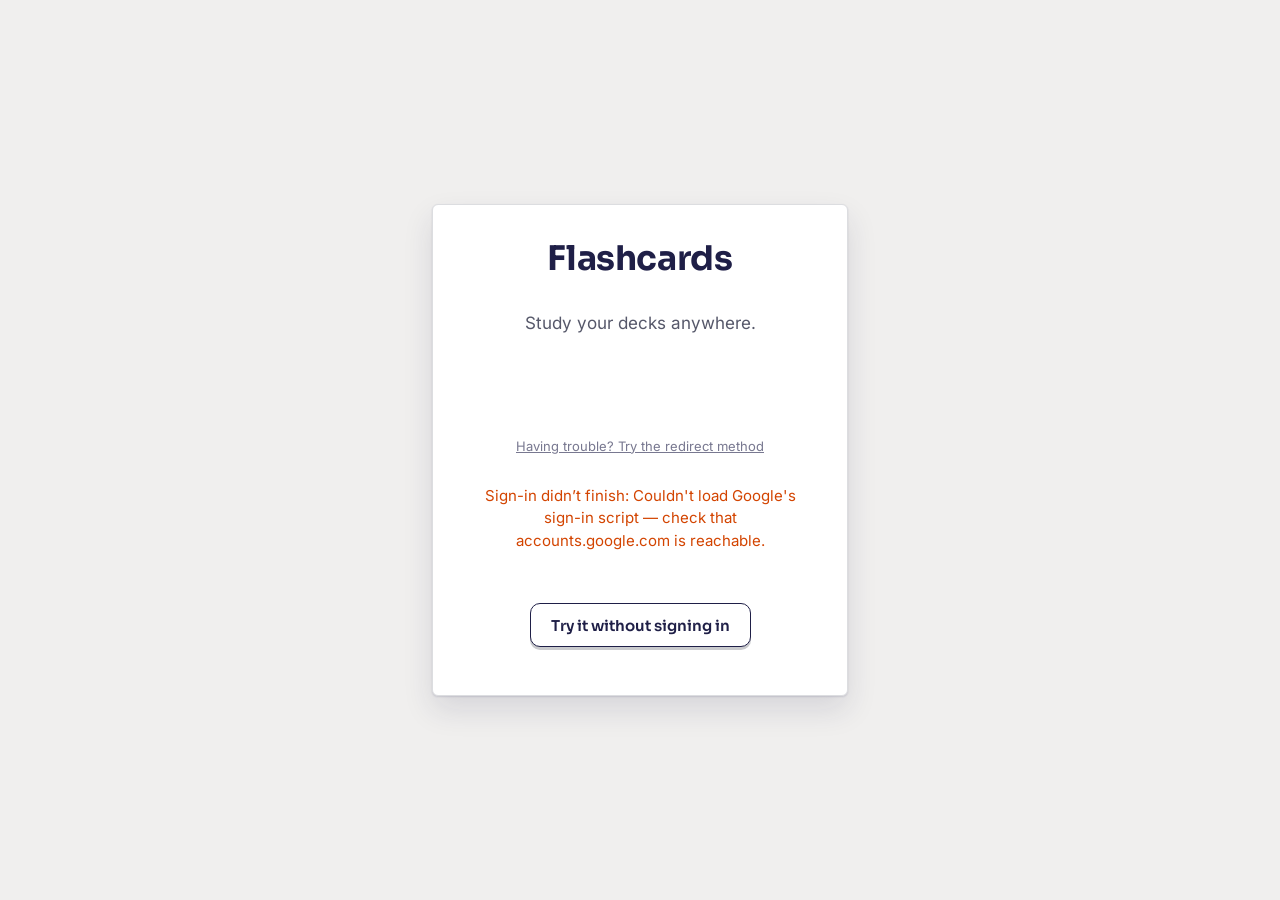
<file: index.html>
<!doctype html>
<html lang="en">
  <head>
    <meta charset="UTF-8" />
    <meta name="viewport" content="width=device-width, initial-scale=1.0, viewport-fit=cover" />
    <title>Flashcards</title>
    <meta name="description" content="Study a little every day. Every card you learn gets a stamp." />
    <!-- Installable app: home-screen icon, name, and full-screen launch. -->
    <link rel="manifest" href="/manifest.webmanifest" />
    <link rel="icon" type="image/png" sizes="32x32" href="/icons/favicon-32.png" />
    <link rel="icon" type="image/svg+xml" href="/icons/icon.svg" />
    <link rel="apple-touch-icon" href="/icons/apple-touch-icon.png" />
    <meta name="apple-mobile-web-app-capable" content="yes" />
    <meta name="mobile-web-app-capable" content="yes" />
    <meta name="apple-mobile-web-app-title" content="Flashcards" />
    <meta name="apple-mobile-web-app-status-bar-style" content="default" />
    <!-- Updated to the current theme's background as the theme changes. -->
    <meta name="theme-color" content="#f0efee" />
    <script type="module" crossorigin src="/assets/index-PLbB2Sh4.js"></script>
    <link rel="stylesheet" crossorigin href="/assets/index-bkncav1j.css">
  </head>
  <body>
    <div id="root"></div>
    <!-- Snapshot the OAuth callback params before the Supabase client strips them,
         so auth errors can be shown instead of silently looping to sign-in. -->
    <script>
      window.__authCallbackParams = window.location.hash || window.location.search || ''
    </script>
  </body>
</html>
</file>
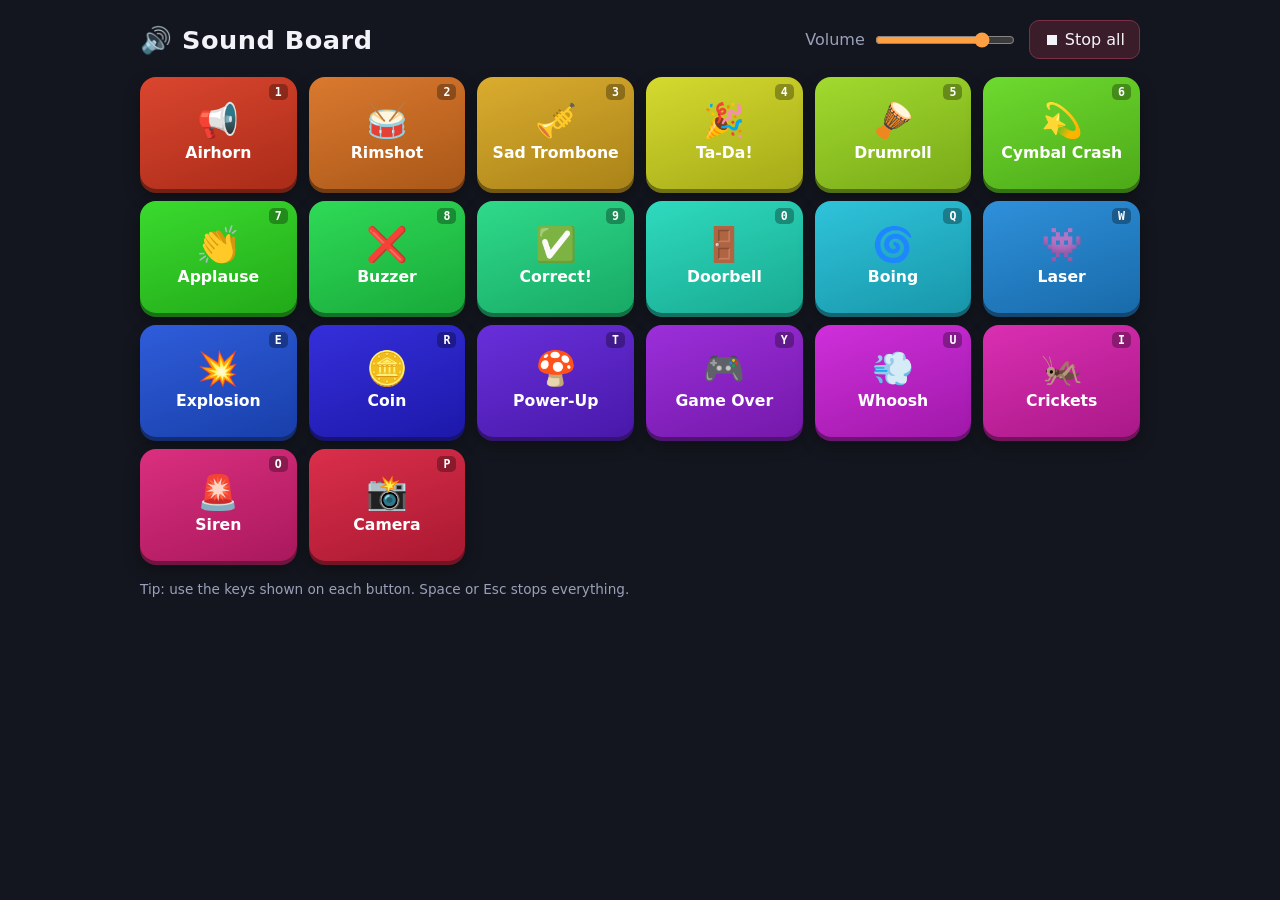
<file: soundboard/index.html>
<!doctype html>
<html lang="en">
  <head>
    <meta charset="UTF-8" />
    <meta name="viewport" content="width=device-width, initial-scale=1.0, viewport-fit=cover" />
    <title>Sound Board</title>
    <meta name="description" content="20 sound effects at the click of a button." />
    <link rel="manifest" href="manifest.webmanifest" />
    <link rel="icon" type="image/png" sizes="32x32" href="icons/favicon-32.png" />
    <link rel="apple-touch-icon" href="icons/icon-192.png" />
    <meta name="theme-color" content="#14161f" />
    <style>
      :root {
        --bg: #14161f;
        --panel: #1d2030;
        --text: #f2f3f8;
        --muted: #9aa0b8;
      }
      * { box-sizing: border-box; }
      html, body { margin: 0; background: var(--bg); color: var(--text); }
      body {
        font-family: system-ui, -apple-system, 'Segoe UI', Roboto, sans-serif;
        min-height: 100vh;
        padding: 20px 16px 32px;
        -webkit-tap-highlight-color: transparent;
      }
      main { max-width: 1000px; margin: 0 auto; }
      header {
        display: flex; flex-wrap: wrap; align-items: center; gap: 12px 20px;
        margin-bottom: 18px;
      }
      h1 { margin: 0; font-size: 1.6rem; letter-spacing: 0.02em; flex: 1 1 auto; }
      .controls { display: flex; align-items: center; gap: 12px; flex-wrap: wrap; }
      .vol { display: flex; align-items: center; gap: 8px; color: var(--muted); }
      input[type='range'] { width: 140px; accent-color: #ff9f43; }
      .tool {
        background: var(--panel); color: var(--text); border: 1px solid #343a55;
        border-radius: 10px; padding: 9px 14px; font: inherit; cursor: pointer;
      }
      .tool:hover { border-color: #5b6492; }
      .tool:focus-visible, .pad:focus-visible { outline: 3px solid #fff; outline-offset: 2px; }
      #stop { background: #3a1d28; border-color: #7a3047; }
      #install { background: #1d3a2c; border-color: #2f7a52; }
      #install[hidden] { display: none; }
      .grid {
        display: grid; gap: 12px;
        grid-template-columns: repeat(auto-fill, minmax(150px, 1fr));
      }
      .pad {
        position: relative; display: flex; flex-direction: column; align-items: center;
        justify-content: center; gap: 6px; min-height: 112px; padding: 14px 8px;
        border: 0; border-radius: 16px; color: #fff; font: inherit; cursor: pointer;
        background: linear-gradient(160deg, hsl(var(--h) 70% 52%), hsl(var(--h) 75% 38%));
        box-shadow: 0 4px 0 hsl(var(--h) 70% 26%), 0 8px 16px rgba(0, 0, 0, 0.35);
        transition: transform 0.06s, box-shadow 0.06s, filter 0.15s;
        user-select: none; -webkit-user-select: none; touch-action: manipulation;
      }
      .pad:hover { filter: brightness(1.1); }
      .pad.hit, .pad:active {
        transform: translateY(3px);
        box-shadow: 0 1px 0 hsl(var(--h) 70% 26%), 0 3px 8px rgba(0, 0, 0, 0.35);
      }
      .pad .emoji { font-size: 2.1rem; line-height: 1; }
      .pad .name { font-weight: 700; font-size: 0.98rem; text-align: center; }
      .pad kbd {
        position: absolute; top: 7px; right: 9px; font: 600 0.72rem ui-monospace, monospace;
        background: rgba(0, 0, 0, 0.3); border-radius: 5px; padding: 1px 6px; text-transform: uppercase;
      }
      .hint { color: var(--muted); font-size: 0.85rem; margin-top: 18px; line-height: 1.5; }
      @media (max-width: 480px) {
        .grid { grid-template-columns: repeat(2, 1fr); }
        .pad kbd { display: none; }
        input[type='range'] { width: 110px; }
      }
    </style>
  </head>
  <body>
    <main>
      <header>
        <h1>🔊 Sound Board</h1>
        <div class="controls">
          <button id="install" class="tool" hidden>⬇ Install on desktop</button>
          <label class="vol">Volume <input id="vol" type="range" min="0" max="100" value="80" aria-label="Volume" /></label>
          <button id="stop" class="tool" title="Stop all sounds (Space or Esc)">⏹ Stop all</button>
        </div>
      </header>
      <div class="grid" id="grid"></div>
      <p class="hint">Tip: use the keys shown on each button. Space or Esc stops everything.</p>
    </main>
    <script src="sounds.js"></script>
    <script src="app.js"></script>
  </body>
</html>
</file>
<file: assets/index-bkncav1j.css>
:root{--font-body: system-ui, -apple-system, "Segoe UI", sans-serif;--font-display: system-ui, -apple-system, "Segoe UI", sans-serif;--text-xs: .6875rem;--text-sm: .8125rem;--text-md: .9375rem;--text-lg: 1.375rem;--text-xl: 2.125rem;--text-card: clamp(2rem, 6vw, 2.875rem);--space-1: .25rem;--space-2: .5rem;--space-3: .75rem;--space-4: 1rem;--space-5: 1.5rem;--space-6: 2rem;--radius-sm: 8px;--radius-md: 12px;--radius-lg: 18px;--radius-card: 22px;--radius-pill: 999px;--flip-duration: .35s;--fade-duration: .6s}:root{--color-bg: oklch(.965 .013 82);--color-surface: #ffffff;--color-surface-raised: oklch(.985 .008 82);--color-text: oklch(.24 .016 60);--color-text-muted: oklch(.52 .014 60);--color-text-faint: oklch(.64 .014 60);--color-border: oklch(.885 .014 72);--color-border-soft: oklch(.905 .012 75);--color-border-strong: oklch(.76 .018 70);--color-track: oklch(.92 .014 75);--color-pill: oklch(.925 .016 78);--color-overlay: oklch(.3 .02 60 / .35);--color-success: oklch(.45 .09 155);--color-warn: oklch(.55 .12 68);--shadow-tile: 0 1px 2px oklch(.6 .01 80 / .05), 0 8px 22px oklch(.6 .01 80 / .05);--shadow-card: 0 1px 2px oklch(.6 .01 80 / .06), 0 12px 40px oklch(.6 .01 80 / .05);--shadow-pill: 0 1px 2px oklch(.6 .01 80 / .12)}:root{--color-accent: #1f1f47;--color-accent-contrast: #ffffff;--color-accent-soft: color-mix(in oklab, var(--color-accent) 12%, var(--color-bg))}:root[data-look=index]{--fc-bg: #f0efee;--fc-card: #ffffff;--fc-ink: #1f1f47;--fc-ink-soft: #56586a;--fc-ink-mid: #41435d;--fc-line: #c9cacd;--fc-rule-blue: #d7e9ee;--fc-wing-rule: #84b7c6;--fc-rule-red: #e8734c;--fc-stamp: #d34400;--fc-highlight: #ffd000;--fc-highlight-soft: #ffe48e;--fc-manila: #ffe48e;--fc-done: #00874b;--fc-primary: #1f1f47;--fc-primary-press: #0f0d30;--fc-disabled-bg: #e5e6e9;--fc-disabled-ink: #73747f;--box-1: #d7e9ee;--box-2: #aed0da;--box-3: #569eb3;--box-4: #006175;--box-5: #1f1f47;--fc-font-display: "Sora Variable", Sora, system-ui, sans-serif;--fc-font-body: "Inter Variable", Inter, system-ui, sans-serif;--fc-rule-gap: 32px;--fc-radius-card: 6px;--fc-radius-btn: 10px;--fc-shadow-card: 0 1px 2px rgb(31 31 71 / .14), 0 14px 30px rgb(31 31 71 / .12);--fc-shadow-stack: 0 1px 2px rgb(31 31 71 / .12);--fc-shadow-tile: 0 1px 2px rgb(31 31 71 / .14), 0 6px 14px rgb(31 31 71 / .08);--fc-ease-paper: cubic-bezier(.2, .8, .2, 1);--fc-ease-stamp: cubic-bezier(.3, 1.4, .5, 1);--fc-dur-deal: .35s;--fc-dur-flip: .38s;--fc-dur-stamp: .4s;--card: var(--fc-card);--ink: var(--fc-ink);--ink-soft: var(--fc-ink-soft);--lilac: #e5e6e9;--lilac-line: var(--fc-line);--grape: var(--fc-ink);--amethyst: var(--fc-ink);--font-display: var(--fc-font-display);--font-body: var(--fc-font-body);--color-bg: var(--fc-bg);--text-xs: .8125rem;--text-sm: .9375rem;--text-md: 1.0625rem;--text-lg: 1.5rem;--color-surface: var(--fc-card);--color-surface-raised: #f7f7f6;--color-text: var(--fc-ink);--color-text-muted: var(--fc-ink-soft);--color-text-faint: #64667a;--color-border: var(--fc-line);--color-border-soft: #dcdde0;--color-border-strong: var(--fc-ink);--color-track: var(--fc-disabled-bg);--color-pill: #e7e6e4;--color-overlay: rgb(31 31 71 / .45);--color-success: var(--fc-done);--color-warn: var(--fc-stamp);--color-accent: var(--fc-primary);--color-accent-contrast: #ffffff;--color-accent-soft: var(--fc-highlight-soft);--radius-sm: 6px;--radius-md: 8px;--radius-lg: 8px;--radius-card: var(--fc-radius-card);--shadow-tile: var(--fc-shadow-tile);--shadow-card: var(--fc-shadow-card);--shadow-pill: none;--flip-duration: var(--fc-dur-flip)}:root[data-look=index] body{background:var(--fc-bg);color:var(--fc-ink)}:root[data-look=index] h1,:root[data-look=index] h2,:root[data-look=index] h3{font-family:var(--fc-font-display);font-weight:700;letter-spacing:-.01em}:root[data-look=index] .button{font-family:var(--fc-font-display);font-weight:600;font-size:.9375rem;min-height:44px;border-radius:var(--fc-radius-btn);border:1.5px solid var(--fc-ink);background:var(--fc-card);color:var(--fc-ink);box-shadow:0 3px 0 var(--fc-line);transition:transform 80ms ease-out,box-shadow 80ms ease-out,background 80ms ease-out}:root[data-look=index] .button:hover:not(:disabled){filter:none;background:#f7f7f6}:root[data-look=index] .button:active:not(:disabled){transform:translateY(3px);box-shadow:0 0 0 var(--fc-line)}:root[data-look=index] .button.primary{background:var(--fc-primary);border-color:var(--fc-primary);color:#fff;box-shadow:0 3px 0 var(--fc-primary-press)}:root[data-look=index] .button.primary:hover:not(:disabled){background:#2a2a5a}:root[data-look=index] .button.primary:active:not(:disabled){background:var(--fc-primary-press);box-shadow:0 0 0 var(--fc-primary-press)}:root[data-look=index] .button.subtle{background:var(--fc-card);border-color:var(--fc-ink)}:root[data-look=index] .button.small{font-size:.875rem;min-height:38px;padding:.4rem .9rem;box-shadow:0 2px 0 var(--fc-line)}:root[data-look=index] .button:disabled{background:var(--fc-disabled-bg);color:var(--fc-disabled-ink);border-color:var(--fc-disabled-bg);box-shadow:none;opacity:1;cursor:not-allowed}:root[data-look=index] :is(button,a,input,select,textarea,summary,[tabindex]):focus-visible{outline:3px solid var(--fc-highlight);outline-offset:2px}:root[data-look=index] .button.grade.got-it{background:var(--fc-primary);color:#fff;border-color:var(--fc-primary);box-shadow:0 3px 0 var(--fc-primary-press)}:root[data-look=index] .button.grade.review-again{background:var(--fc-card);color:var(--fc-ink)}:root[data-look=index] .form input,:root[data-look=index] .form textarea,:root[data-look=index] .form select,:root[data-look=index] .import-col select,:root[data-look=index] .settings-panel select{background:var(--fc-card);border:1.5px solid var(--fc-line);border-radius:8px;color:var(--fc-ink);font-family:var(--fc-font-body)}:root[data-look=index] .form input:focus,:root[data-look=index] .form textarea:focus,:root[data-look=index] .form select:focus{border-color:var(--fc-ink)}:root[data-look=index] .form label{color:var(--fc-ink-mid);font-weight:500}:root[data-look=index] .scope-toggle{background:var(--fc-card);border:1.5px solid var(--fc-line)}:root[data-look=index] .scope-toggle button{font-family:var(--fc-font-display);font-weight:600;color:var(--fc-ink-soft)}:root[data-look=index] .scope-toggle button.active{background:var(--fc-primary);color:#fff;box-shadow:none}:root[data-look=index] .settings-panel{background:var(--fc-card);border-radius:6px;box-shadow:var(--fc-shadow-card)}:root[data-look=index] .settings-panel h3{font-size:.875rem;letter-spacing:.14em;text-transform:uppercase;color:var(--fc-ink-soft)}:root[data-look=index] .deck-menu{background:var(--fc-card);border:1px solid var(--fc-line);border-radius:6px;box-shadow:var(--fc-shadow-card)}:root[data-look=index] .look-option{border:1.5px solid var(--fc-line);border-radius:6px;background:var(--fc-card)}:root[data-look=index] .look-option.selected{border-color:var(--fc-ink);box-shadow:inset 0 -3px 0 var(--fc-highlight);background:var(--fc-card)}:root[data-look=index] .empty-state,:root[data-look=index] .draft-card,:root[data-look=index] .import-template,:root[data-look=index] .import-columns,:root[data-look=index] .import-ai,:root[data-look=index] .nd-option{border:none;border-radius:4px;box-shadow:var(--fc-shadow-tile)}:root[data-look=index] .import-drop{border:2px dashed var(--fc-ink-soft);border-radius:6px}:root[data-look=index] .import-drop:hover,:root[data-look=index] .import-drop.dragging{background:var(--fc-highlight-soft);border-color:var(--fc-ink)}:root[data-look=index] .back-link{font-family:var(--fc-font-display);font-weight:600;color:var(--fc-ink)}:root[data-look=index] .error-text{color:var(--fc-stamp)}:root[data-look=index] .tour-spot{outline-color:var(--fc-highlight)}.idx-ruled{background-image:repeating-linear-gradient(to bottom,transparent 0 calc(var(--fc-rule-gap) - 1px),var(--fc-rule-blue) calc(var(--fc-rule-gap) - 1px) var(--fc-rule-gap))}.idx-card-head{height:36px;box-sizing:border-box;border-bottom:2px solid var(--fc-rule-red);display:flex;align-items:flex-end;padding:0 18px 6px;font-family:var(--fc-font-display);font-weight:700;font-size:13px;letter-spacing:.14em;color:var(--fc-ink-soft)}.idx-stamp{--tilt: -9deg;display:inline-flex;flex-direction:column;align-items:center;padding:6px 12px;border:3px double var(--fc-stamp);border-radius:6px;color:var(--fc-stamp);background:#fff9;line-height:1.15;transform:rotate(var(--tilt));animation:idx-stamp var(--fc-dur-stamp) var(--fc-ease-stamp) both;font-family:var(--fc-font-display)}.idx-stamp-big{font-weight:800;font-size:18px;letter-spacing:.1em}.idx-stamp-small{font-weight:600;font-size:12px;letter-spacing:.12em}@keyframes idx-stamp{0%{transform:rotate(var(--tilt)) scale(1.5);opacity:0}55%{transform:rotate(var(--tilt)) scale(.96);opacity:1}to{transform:rotate(var(--tilt)) scale(1)}}@keyframes idx-deal{0%{transform:translate(40px,-20px) rotate(6deg);opacity:0}to{transform:none;opacity:1}}@keyframes idx-perch{0%,to{transform:rotate(0)}45%{transform:rotate(-2deg)}55%{transform:rotate(1.5deg) translateY(1px)}}@keyframes idx-swipe{0%{background-size:0% 45%}to{background-size:100% 45%}}@keyframes idx-write{0%{opacity:0;transform:translate(-6px)}to{opacity:1;transform:none}}@keyframes idx-punch{0%{transform:translateY(-50px)}to{transform:translateY(40px)}}@keyframes idx-nudge{0%,to{transform:none}40%{transform:translate(2px,2px)}}.idx-icon svg{display:block}:root[data-look=index] .tabbar{background:var(--fc-card);border-top:1px solid var(--fc-line);box-shadow:0 -2px 10px #1f1f470d}:root[data-look=index] .tabbar button{color:var(--fc-ink-soft);font-family:var(--fc-font-display);font-weight:600;font-size:14px}:root[data-look=index] .tabbar button[aria-current=page]{color:var(--fc-ink)}:root[data-look=index] .tabbar .tab-icon{border-radius:6px}:root[data-look=index] .tabbar button[aria-current=page] .tab-icon{background:var(--fc-highlight);color:var(--fc-ink)}:root[data-look=index] .shell.has-tabbar .shell-main{padding-bottom:0}.idx-home{width:100%;max-width:560px;margin:0 auto;box-sizing:border-box;padding:18px 16px 110px;display:flex;flex-direction:column;gap:20px;color:var(--fc-ink)}.idx-top{display:flex;align-items:baseline;gap:10px}.idx-logo{font-family:var(--fc-font-display);font-weight:800;font-size:24px;letter-spacing:-.02em}.idx-date{font-size:15px;color:var(--fc-ink-soft)}.idx-today{position:relative;margin-top:40px;background:var(--fc-card);border-radius:4px;box-shadow:0 1px 2px #1f1f471f,0 10px 24px #1f1f471a}.idx-today .idx-card-head{border-radius:4px 4px 0 0}.idx-perch{position:absolute;right:18px;top:-70px;transform-origin:40% 90%;animation:idx-perch 6s ease-in-out infinite}.idx-today-body{padding:14px 18px 18px;display:flex;flex-direction:column;gap:14px}.idx-today-goal{display:flex;align-items:center;gap:16px}.idx-today-words{display:flex;flex-direction:column;gap:2px}.idx-today-words b{font-family:var(--fc-font-display);font-weight:700;font-size:19px;line-height:1.25}.idx-today-words span{font-size:16px;color:var(--fc-ink-soft)}.idx-ring{position:relative;flex:none;display:inline-block}.idx-ring svg{display:block}.idx-ring-ink{transition:stroke-dashoffset .4s var(--fc-ease-paper)}.idx-ring-text{position:absolute;top:0;right:0;bottom:0;left:0;display:flex;flex-direction:column;align-items:center;justify-content:center;line-height:1}.idx-ring-text b{font-family:var(--fc-font-display);font-weight:700;font-size:20px}.idx-ring-text span{font-size:12px;color:var(--fc-ink-soft);margin-top:2px}.idx-ring-text .idx-ring-check{margin:0;font-family:var(--fc-font-display);font-weight:800;font-size:30px;color:var(--fc-stamp);transform:rotate(-8deg);animation:idx-stamp var(--fc-dur-stamp) var(--fc-ease-stamp) both;--tilt: -8deg}.idx-streak-row{display:flex;justify-content:space-between;align-items:center;font-size:15px;font-weight:600}.idx-streak-row span{display:flex;align-items:center;gap:5px}.idx-streak-row .soft{color:var(--fc-ink-soft)}.idx-week{list-style:none;margin:0;padding:0;display:grid;grid-template-columns:repeat(7,minmax(0,1fr));gap:4px}.idx-day{height:44px;box-sizing:border-box;border:1.5px solid var(--fc-line);border-radius:3px;background:var(--fc-card);display:flex;flex-direction:column;align-items:center;justify-content:center;gap:1px}.idx-day-label{font-size:12px;font-weight:700;color:var(--fc-ink-soft)}.idx-day-mark{font-family:var(--fc-font-display);font-weight:800;font-size:14px;line-height:1.1;min-height:14px;transform:rotate(-8deg);color:var(--fc-stamp)}.idx-day.week-frozen{border-color:#569eb3}.idx-day.week-frozen .idx-day-mark{color:#006175;font-size:12px}.idx-day.week-today-open,.idx-day.week-today-done{border-color:var(--fc-ink)}.idx-day.week-today-open{border-style:dashed}.idx-day.week-future{border-style:dashed;opacity:.7}.idx-note{display:flex;align-items:center;gap:12px;background:var(--fc-card);border-radius:4px;box-shadow:var(--fc-shadow-stack);padding:10px 14px;font-size:16px;line-height:1.45}.idx-note .mascot{flex:none}.idx-practice{display:flex;align-items:center;gap:14px;min-height:64px;padding:10px 18px;box-sizing:border-box;width:100%;background:var(--fc-primary);border:none;border-radius:10px;box-shadow:0 4px 0 var(--fc-primary-press);color:#fff;text-align:left;font:inherit;cursor:pointer;transition:transform 80ms ease-out,box-shadow 80ms ease-out}.idx-practice:active:not(:disabled){transform:translateY(3px);box-shadow:0 1px 0 var(--fc-primary-press)}.idx-practice:disabled{background:var(--fc-disabled-bg);color:var(--fc-disabled-ink);box-shadow:none;cursor:default}.idx-practice:disabled svg circle,.idx-practice:disabled svg path{stroke:var(--fc-disabled-ink);fill:none}.idx-practice-text{display:flex;flex-direction:column;flex:1}.idx-practice-text b{font-family:var(--fc-font-display);font-weight:700;font-size:18px}.idx-practice-text span{font-size:15px;color:#c9cacd}.idx-practice:disabled .idx-practice-text span{color:var(--fc-disabled-ink)}.idx-head{display:flex;align-items:baseline;justify-content:space-between;gap:12px;flex-wrap:wrap;margin-top:6px}.idx-head h1,.idx-head h2{margin:0;font-size:20px}.idx-head h1{font-size:26px}.idx-head-note{font-size:15px;color:var(--fc-ink-soft)}.idx-head-actions{display:flex;gap:6px}.idx-link{min-height:44px;padding:0 12px;background:transparent;border:none;font-family:var(--fc-font-display);font-weight:600;font-size:16px;color:var(--fc-ink);text-decoration:underline;text-underline-offset:4px;cursor:pointer}.idx-empty{display:flex;align-items:center;gap:12px;color:var(--fc-ink-soft)}.idx-empty p{margin:0}.idx-stacks{list-style:none;margin:12px 0 0;padding:0;display:grid;grid-template-columns:repeat(2,minmax(0,1fr));gap:22px 14px}.idx-stack{position:relative;padding-top:8px;min-width:0}.idx-stack-back{position:absolute;left:2px;right:2px;top:4px;bottom:0;background:var(--fc-card);border-radius:4px;box-shadow:var(--fc-shadow-stack)}.idx-stack-back.b2{left:6px;right:-2px;top:0;transform:rotate(2.5deg)}.idx-stack-back.b1{transform:rotate(-1.5deg)}.idx-stack-card{position:relative;min-height:132px;background:var(--fc-card);border-radius:4px;box-shadow:var(--fc-shadow-tile);display:flex;flex-direction:column}.idx-stack-body{flex:1;min-width:0;display:flex;flex-direction:column;gap:8px;padding:0 12px 12px;background:none;border:none;font:inherit;color:inherit;text-align:left;cursor:pointer;border-radius:4px}.idx-stack-rule{display:block;height:22px;margin:0 -12px;border-bottom:1.5px solid var(--fc-rule-red)}.idx-stack-name{font-family:var(--fc-font-display);font-weight:600;font-size:17px;line-height:1.3;padding-right:22px;overflow-wrap:anywhere}.idx-boxes{display:flex;height:6px;gap:2px;background:var(--fc-disabled-bg);border-radius:1px;overflow:hidden}.idx-boxes i{display:block;border-radius:1px}.idx-stack-meta{margin-top:auto;display:flex;align-items:center;justify-content:space-between;gap:6px;font-size:14px;color:var(--fc-ink-soft)}.idx-due{padding:1px 6px;background:var(--fc-highlight);color:var(--fc-ink);font-weight:700;transform:rotate(-2deg);white-space:nowrap}.idx-done{font-weight:700;color:var(--fc-done)}.idx-meta-soft{color:var(--fc-ink-soft)}.idx-menu-btn{position:absolute;top:0;right:2px;width:40px;height:40px;border:none;background:none;font-size:18px;color:var(--fc-ink-soft);cursor:pointer;border-radius:6px}.idx-stack-card .deck-menu{top:40px;right:4px;bottom:auto}.idx-folders{display:flex;flex-direction:column;gap:14px;margin-top:12px}.idx-folder{position:relative;padding-top:14px}.idx-folder-tab{position:absolute;top:0;left:0;width:120px;height:20px;background:var(--fc-manila);border-radius:6px 6px 0 0}.idx-folder-body{position:relative;padding:14px;background:var(--fc-manila);border-radius:0 6px 6px;display:flex;flex-direction:column;gap:10px}.idx-folder-top{display:flex;justify-content:space-between;gap:8px}.idx-folder-top>div{display:flex;flex-direction:column;gap:2px}.idx-folder-top b{font-family:var(--fc-font-display);font-weight:600;font-size:18px}.idx-folder-top>div span{font-size:15px;color:var(--fc-ink-mid)}.idx-view-only{align-self:flex-start;display:flex;align-items:center;gap:3px;font-size:14px;font-weight:600;color:var(--fc-ink-mid);white-space:nowrap}.idx-folder-actions{display:flex;gap:8px}:root[data-look=index] .idx-folder-actions .button{box-shadow:none}:root[data-look=index] .idx-folder-actions .button:not(.primary){flex:1}.idx-unfollow{align-self:flex-start;background:none;border:none;font:inherit;font-size:15px;color:var(--fc-ink-mid);text-decoration:underline;cursor:pointer;padding:4px 0;min-height:32px}.idx-archived:empty{display:none}.idx-collection{padding-top:18px}:root[data-look=index] .idx-study-page{height:100dvh;max-height:100dvh;overflow:hidden;max-width:640px;width:100%;margin:0 auto;padding:0;gap:0;display:flex;flex-direction:column;background:var(--fc-bg)}.idx-study-page .gem-scope{padding:10px 20px 0}.idx-topbar{display:flex;align-items:center;gap:12px;padding:16px 20px 0}.idx-close{width:44px;height:44px;flex:none;box-sizing:border-box;display:flex;align-items:center;justify-content:center;background:transparent;border:1.5px solid var(--fc-line);border-radius:8px;cursor:pointer}.idx-progress{flex:1;display:flex;flex-direction:column;gap:6px}.idx-progress-count{font-size:15px;color:var(--fc-ink-soft);text-align:right}.idx-segs{display:flex;gap:3px}.idx-segs i{flex:1;height:4px;border-radius:2px;background:var(--fc-line)}.idx-segs i.done{background:var(--fc-ink)}.idx-segs i.now{background:var(--fc-highlight)}.idx-study{flex:1;min-height:0;display:flex;flex-direction:column;gap:10px;padding:14px 20px 96px;box-sizing:border-box}.idx-desk{position:relative;flex:1 1 auto;min-height:0;margin:6px 4px 10px;animation:idx-deal var(--fc-dur-deal) var(--fc-ease-paper) both;transition:transform .3s var(--fc-ease-paper),opacity .3s ease}.idx-desk.leaving-done{transform:translate(115%) rotate(8deg);opacity:0}.idx-desk.leaving-tuck{transform:translateY(16px) scale(.94);opacity:0}.idx-sheet{position:absolute;top:0;right:0;bottom:0;left:0;background:var(--fc-card);border-radius:6px;box-shadow:var(--fc-shadow-stack)}.idx-sheet.s2{transform:translate(6px,10px) rotate(2deg)}.idx-sheet.s1{transform:translate(-3px,5px) rotate(-1.2deg)}.idx-card{all:unset;position:absolute;top:0;right:0;bottom:0;left:0;display:block;cursor:pointer;perspective:1400px;border-radius:6px;-webkit-tap-highlight-color:transparent}.idx-card:focus-visible{outline:3px solid var(--fc-highlight);outline-offset:3px}.idx-card-inner{position:absolute;top:0;right:0;bottom:0;left:0;display:grid;grid-template-rows:minmax(0,1fr);transform-style:preserve-3d;transition:transform var(--fc-dur-flip) var(--fc-ease-paper)}.idx-card[data-flipped=true] .idx-card-inner{transform:rotateY(180deg)}.idx-face{grid-area:1 / 1;min-height:0;display:flex;flex-direction:column;background:var(--fc-card);border-radius:6px;box-shadow:var(--fc-shadow-card);overflow:hidden;backface-visibility:hidden;-webkit-backface-visibility:hidden;color:var(--fc-ink);text-align:center}.idx-back{transform:rotateY(180deg)}.idx-front,.idx-back{transition:visibility 0s linear calc(var(--fc-dur-flip) * .13)}.idx-face *{backface-visibility:hidden;-webkit-backface-visibility:hidden}.idx-back,.idx-card[data-flipped=true] .idx-front{visibility:hidden}.idx-card[data-flipped=true] .idx-back{visibility:visible}.idx-face-head{height:48px;flex:none;box-sizing:border-box;border-bottom:2px solid var(--fc-rule-red);display:flex;align-items:flex-end;justify-content:space-between;gap:10px;padding:0 18px 8px;font-size:12px;color:var(--fc-ink-soft);text-align:left}.idx-face-head b{font-family:var(--fc-font-display);font-weight:700;letter-spacing:.14em;overflow:hidden;text-overflow:ellipsis;white-space:nowrap}.idx-face-head span{overflow:hidden;text-overflow:ellipsis;white-space:nowrap}.idx-front-body{flex:1;min-height:0;overflow-y:auto;padding:24px;display:flex;flex-direction:column;align-items:center;gap:12px}.idx-front-text{margin:auto 0 0;font-family:var(--fc-font-display);font-weight:700;letter-spacing:-.01em;line-height:1.15;overflow-wrap:anywhere}.idx-front-text.size-xl{font-size:clamp(28px,9vw,36px)}.idx-front-text.size-lg{font-size:24px;line-height:1.3}.idx-front-text.size-md{font:500 20px/32px var(--fc-font-body)}.idx-front-sub{font-size:14px;color:var(--fc-ink-soft)}.idx-front-body>:last-child{margin-bottom:auto}.idx-clue{font:500 18px/32px var(--fc-font-body)}.idx-highlight{padding:0 3px;background-image:linear-gradient(var(--fc-highlight-soft),var(--fc-highlight-soft));background-repeat:no-repeat;background-position:0 85%;background-size:100% 45%;animation:idx-swipe .25s ease-out both}.idx-tap{flex:none;padding:0 0 18px;font-size:13px;color:var(--fc-ink-soft)}.idx-back-body{flex:1;min-height:0;overflow-y:auto;padding:6px 22px 22px;display:flex}.idx-back-text{margin:0 auto;font:500 20px/32px var(--fc-font-body);text-wrap:pretty;white-space:pre-line}.idx-level-stamp{position:absolute;right:18px;bottom:26px;z-index:2;pointer-events:none}.idx-desk:has(.idx-level-stamp) .idx-card{animation:idx-nudge .25s .15s ease-out}.idx-helper{flex:none;display:flex;align-items:flex-end;justify-content:space-between;gap:10px;min-height:64px}.idx-helper .meet-btn{flex:none}.idx-helper-line{flex:1;margin-bottom:14px;font-size:16px;color:var(--fc-ink-mid)}.idx-clue-btn{min-height:44px;padding:0 6px 0 14px;display:flex;align-items:center;gap:8px;background:transparent;border:none;font-family:var(--fc-font-display);font-weight:600;font-size:16px;color:var(--fc-ink);cursor:pointer}.idx-clue-btn span{text-decoration:underline;text-underline-offset:4px}.idx-grade{position:fixed;left:0;right:0;bottom:0;z-index:5;background:var(--fc-bg);padding:10px max(20px,calc((100vw - 600px)/2)) 12px;display:grid;grid-template-columns:repeat(2,minmax(0,1fr));gap:12px}.idx-grade-btn{height:60px;display:flex;flex-direction:column;align-items:center;justify-content:center;border:1.5px solid var(--fc-ink);border-radius:10px;font-family:var(--fc-font-display);font-weight:600;font-size:17px;cursor:pointer;transition:transform 80ms ease-out,box-shadow 80ms ease-out}.idx-grade-btn small{font-family:var(--fc-font-body);font-weight:500;font-size:14px}.idx-grade-btn.review{background:var(--fc-card);color:var(--fc-ink);box-shadow:0 3px 0 var(--fc-line)}.idx-grade-btn.review small{color:var(--fc-ink-soft)}.idx-grade-btn.gotit{background:var(--fc-primary);color:#fff;box-shadow:0 3px 0 var(--fc-primary-press)}.idx-grade-btn.gotit small{color:#c9cacd}.idx-grade-btn:active:not(:disabled){transform:translateY(3px);box-shadow:none}.idx-grade-btn:disabled{cursor:default}.idx-grade-btn.gotit:disabled{background:var(--fc-primary-press)}.idx-recap{position:fixed;top:0;right:0;bottom:0;left:0;z-index:40;overflow-x:hidden;overflow-y:auto;background:var(--fc-bg);color:var(--fc-ink);display:flex;flex-direction:column;align-items:center;gap:18px;padding:34px 20px 28px;box-sizing:border-box}.idx-recap>*{max-width:520px}.idx-dot{position:absolute;border-radius:50%;box-shadow:0 1px 1px #1f1f4733;animation:idx-punch 2.6s ease-in infinite alternate;pointer-events:none}.idx-fan{position:relative;width:300px;height:150px;margin-top:10px;flex:none}.idx-fan-card{position:absolute;left:30px;top:6px;width:240px;height:144px;background:var(--fc-card);border-radius:4px;box-shadow:0 2px 6px #1f1f471f;overflow:hidden}.idx-fan-card.f1{transform:rotate(-12deg);animation:idx-fan1 .5s var(--fc-ease-paper) both}.idx-fan-card.f2{transform:rotate(10deg);animation:idx-fan2 .5s var(--fc-ease-paper) both}.idx-fan-card.f3{top:0;box-shadow:0 4px 14px #1f1f4729}.idx-fan-card .idx-stack-rule{margin:0;height:30px;border-bottom-width:2px}@keyframes idx-fan1{0%{transform:rotate(0)}to{transform:rotate(-12deg)}}@keyframes idx-fan2{0%{transform:rotate(0)}to{transform:rotate(10deg)}}.idx-fan-stamp{position:absolute;left:50%;top:48px;transform:translate(-50%)}.idx-fan-stamp .idx-stamp{animation-delay:.2s}.idx-fan-stamp .idx-stamp-big{font-size:22px;white-space:nowrap}.idx-fan-stamp .idx-stamp-small{letter-spacing:.16em}.idx-fan-wren{position:absolute;right:-16px;top:-40px}.idx-recap-title{position:relative;margin:6px 0 0;font-size:30px;text-align:center}.idx-recap-sub{position:relative;margin:-8px 0 0;font-size:17px;color:var(--fc-ink-soft);text-align:center}.idx-recap-card{position:relative;width:100%;background:var(--fc-card);border-radius:4px;box-shadow:0 1px 2px #1f1f471f,0 10px 24px #1f1f471a;overflow:hidden}.idx-recap-card .idx-card-head{height:30px;font-size:13px;padding-bottom:5px}.idx-recap-lines{list-style:none;margin:0;padding:0 18px;background-image:repeating-linear-gradient(to bottom,transparent 0 39px,var(--fc-rule-blue) 39px 40px)}.idx-recap-lines li{min-height:40px;display:flex;align-items:center;gap:10px;font-size:17px}.idx-recap-lines b{font-family:var(--fc-font-display);font-size:20px;min-width:34px}.idx-tick{font-family:var(--fc-font-display);font-weight:800;color:var(--fc-stamp);width:20px;text-align:center}.idx-mark{background:var(--fc-highlight-soft);color:inherit;padding:0 3px}.write-in{animation:idx-write .3s var(--fc-ease-paper) both}.idx-recap-actions{position:relative;width:100%;margin-top:auto;display:flex;flex-direction:column;gap:10px}:root[data-look=index] .idx-recap-actions .button{height:54px;font-size:17px}.idx-intro{position:fixed;top:0;right:0;bottom:0;left:0;z-index:70;background:var(--fc-bg);display:flex;flex-direction:column;align-items:center;padding:0 20px;box-sizing:border-box;overflow-y:auto}.idx-intro-skip-row{width:100%;max-width:480px;display:flex;justify-content:flex-end;padding-top:12px}.idx-intro-card{position:relative;width:100%;max-width:480px;margin-top:110px;background:var(--fc-card);border-radius:4px;box-shadow:var(--fc-shadow-card);animation:idx-deal var(--fc-dur-deal) var(--fc-ease-paper) both}.idx-intro-wren{position:absolute;right:12px;top:-128px;transform-origin:40% 90%;animation:idx-perch 6s ease-in-out infinite}.idx-intro-body{padding:6px 22px 26px}.idx-intro-body h2{margin:0;font-size:26px;line-height:32px}.idx-intro-body p{margin:0;font-size:17px;line-height:32px}.idx-intro-foot{width:100%;max-width:480px;margin-top:auto;padding:24px 0 calc(28px + env(safe-area-inset-bottom,0px))}:root[data-look=index] .idx-intro-go{width:100%;height:56px;font-size:17px}.idx-intro-card{touch-action:pan-y}.idx-intro-dots{display:flex;gap:8px;justify-content:center;margin-top:20px}.idx-intro-dot{width:8px;height:8px;border-radius:50%;background:var(--fc-line)}.idx-intro-dot.on{background:var(--fc-ink)}.idx-intro-back{display:block;margin:8px auto 0}:root[data-look=index] .badges-page{padding:18px 16px 110px;color:var(--fc-ink)}:root[data-look=index] .badge-chip{background:var(--fc-card);box-shadow:var(--fc-shadow-stack);border-radius:4px;font-family:var(--fc-font-display);font-weight:600}:root[data-look=index] button.crew-tile,:root[data-look=index] .crew-tile{background:var(--fc-card);border-radius:4px;box-shadow:var(--fc-shadow-tile)}:root[data-look=index] .sticker-book{background:var(--fc-card);border-radius:4px;box-shadow:var(--fc-shadow-tile)}:root[data-look=index] .sticker-art,:root[data-look=index] .sticker-art.role-keeper,:root[data-look=index] .sticker-art.role-helper{background:var(--fc-bg);border-radius:6px}:root[data-look=index] .sticker-locked{border:2px dashed var(--fc-line);color:var(--fc-ink-soft);background:transparent}:root[data-look=index] .badge-card{background:none;box-shadow:none}:root[data-look=index] .badge-art{width:96px;height:96px;border-radius:50%;border:3px double var(--fc-ink);background:transparent;color:var(--fc-ink);box-shadow:none;transform:rotate(4deg)}:root[data-look=index] .badge-card.earned .badge-art{box-shadow:none}:root[data-look=index] .badge-first-mastery{border-color:var(--fc-stamp);color:var(--fc-stamp);transform:rotate(-6deg)}:root[data-look=index] .badge-cards-100{border-color:#006175;color:#006175;transform:rotate(-3deg)}:root[data-look=index] .badge-streak-7,:root[data-look=index] .badge-streak-30{border-color:var(--fc-ink);color:var(--fc-ink)}:root[data-look=index] .badge-card.locked .badge-art{border:3px double #aeafb2;color:#8b8c93;transform:none}:root[data-look=index] .badge-new{background:var(--fc-highlight);color:var(--fc-ink)}.idx-badge-words{display:flex;flex-direction:column;align-items:center;line-height:1;font-family:var(--fc-font-display)}.idx-badge-words b{font-weight:800;font-size:1em}.idx-badge-words small{font-weight:600;font-size:.42em;letter-spacing:.14em;margin-top:3px}:root[data-look=index] .meet-overlay{background:#1f1f4773}:root[data-look=index] .meet-sheet,:root[data-look=index] .meet-sheet.role-host,:root[data-look=index] .meet-sheet.role-helper{border-radius:6px 6px 0 0;box-shadow:var(--fc-shadow-card)}:root[data-look=index] .meet-art,:root[data-look=index] .meet-sheet.role-host .meet-art,:root[data-look=index] .meet-sheet.role-helper .meet-art{background:var(--fc-bg);border-radius:6px}:root[data-look=index] .meet-tag,:root[data-look=index] .meet-sheet.role-host .meet-tag,:root[data-look=index] .meet-sheet.role-helper .meet-tag{background:var(--fc-highlight-soft);color:var(--fc-ink);border-radius:3px}:root[data-look=index] .meet-quote,:root[data-look=index] .meet-sheet.role-host .meet-quote,:root[data-look=index] .meet-sheet.role-helper .meet-quote{background:var(--fc-bg);border-radius:4px;border-left:3px solid var(--fc-rule-red)}:root[data-look=index] .meet-close{background:transparent;border:1.5px solid var(--fc-line);border-radius:8px}:root[data-look=index] .tour-bubble{border-radius:4px;border-color:var(--fc-ink)}@media (prefers-reduced-motion: reduce){.idx-desk,.idx-perch,.idx-intro-wren,.idx-intro-card,.idx-dot,.idx-fan-card,.idx-stamp,.write-in,.idx-highlight,.idx-ring-check{animation:none!important}.idx-card-inner{transition:none;transform:none!important}.idx-back{transform:none;opacity:0}.idx-front,.idx-back{transition:opacity .15s}.idx-card[data-flipped=true] .idx-front{opacity:0}.idx-card[data-flipped=true] .idx-back{opacity:1}}:root[data-motion=reduced] :is(.idx-desk,.idx-perch,.idx-intro-wren,.idx-intro-card,.idx-dot,.idx-fan-card,.idx-stamp,.write-in,.idx-highlight,.idx-ring-check){animation:none!important}:root[data-motion=reduced] .idx-card-inner{transition:none;transform:none!important}:root[data-motion=reduced] .idx-back{transform:none;opacity:0}:root[data-motion=reduced] .idx-front,:root[data-motion=reduced] .idx-back{transition:opacity .15s}:root[data-motion=reduced] .idx-card[data-flipped=true] .idx-front{opacity:0}:root[data-motion=reduced] .idx-card[data-flipped=true] .idx-back{opacity:1}html:has(.idx-study-page),body:has(.idx-study-page){overflow:hidden}.idx-recap>:not(.idx-dot){position:relative;z-index:1}:root[data-look=index] .tour-title{font-weight:700}.idx-key,.idx-keys-hint,.idx-enter-hint{display:none}.idx-key{font:500 13px var(--fc-font-body);color:inherit;opacity:.7;margin-left:4px}.idx-keys-hint{grid-column:1 / -1;margin:0;text-align:center;font-size:15px;color:var(--fc-ink-soft)}@media (min-width: 900px){:root[data-look=index] .topnav{background:var(--fc-bg);border-bottom:none;box-shadow:none}:root[data-look=index] .topnav-logo{font-family:var(--fc-font-display);font-weight:800;font-size:28px;letter-spacing:-.02em;color:var(--fc-ink)}:root[data-look=index] .topnav-pill{background:none;box-shadow:none;padding:0;gap:20px}:root[data-look=index] .topnav-pill button{font-family:var(--fc-font-display);font-weight:600;font-size:15px;color:var(--fc-ink);background:none;padding:8px 2px;border-radius:0}:root[data-look=index] .topnav-pill button[aria-current=page]{background:none;color:var(--fc-ink);text-decoration:underline;text-underline-offset:6px;text-decoration-thickness:2px}:root[data-look=index] .topnav-pill button:hover{background:none;text-decoration:underline;text-underline-offset:6px}.idx-home{max-width:1200px;padding:8px 32px 48px;gap:28px}.idx-top{display:none}.idx-columns{display:flex;flex-wrap:wrap;gap:32px;align-items:flex-start}.idx-left{flex:0 1 380px;min-width:300px;display:flex;flex-direction:column;gap:16px;padding-top:30px}.idx-right{flex:999 1 520px;min-width:0}.idx-right .idx-head{margin-top:0}.idx-head h2{font-size:22px}.idx-stacks{grid-template-columns:repeat(auto-fill,minmax(230px,1fr));gap:28px 22px;margin-top:18px}.idx-stack-card{min-height:150px}.idx-folders{display:grid;grid-template-columns:repeat(auto-fill,minmax(380px,1fr));gap:18px}.idx-enter-hint{display:inline}.idx-collection{max-width:1200px}:root[data-look=index] .idx-study-page{max-width:860px}.idx-topbar{padding:24px 32px 0}.idx-study{padding:26px 32px 130px;align-items:center}.idx-desk{flex:0 1 auto;width:min(100%,760px,calc((100dvh - 330px) * 5 / 3));aspect-ratio:5 / 3;margin:10px 0}:root[data-look=index]{--fc-rule-gap: 40px}.idx-face-head{height:56px;padding:0 28px 10px;font-size:13px}.idx-front-text.size-md,.idx-back-text{font:500 26px/40px var(--fc-font-body)}.idx-front-text.size-xl{font-size:40px}.idx-back-body{padding:6px 40px 28px}.idx-helper{width:min(100%,760px)}.idx-grade{padding:10px max(32px,calc((100vw - 560px)/2)) 16px;row-gap:10px}.idx-key,.idx-keys-hint{display:inline}.idx-keys-hint{display:block}.idx-today{margin-top:50px}.idx-perch{top:-78px}}.idx-demo{padding-top:8px}.idx-demo-hello{display:flex;align-items:flex-end;gap:12px}.idx-demo-hello h1{margin:0 0 4px;font-size:28px}.idx-demo-hello p{margin:0;font-size:17px;line-height:1.5;color:var(--fc-ink-mid)}.idx-demo-wren{flex:none;align-self:flex-start;transform-origin:40% 90%;animation:idx-perch 6s ease-in-out infinite}.idx-stack-note{font-size:14px;color:var(--fc-ink-soft);margin-top:-4px}@media (prefers-reduced-motion: reduce){.idx-demo-wren{animation:none}}:root[data-motion=reduced] .idx-demo-wren{animation:none}@media (min-width: 900px){.idx-demo{max-width:1000px}}.idx-stack-boxes{display:flex;flex-direction:column;gap:6px;min-height:44px;padding:8px 12px 10px;background:none;border:none;border-top:1.5px dashed var(--fc-line);font:inherit;color:var(--fc-ink);text-align:left;cursor:pointer;border-radius:0 0 4px 4px}.idx-stack-boxes:hover{background:#fafaf9}.idx-stack-boxes-label{font-family:var(--fc-font-display);font-weight:600;font-size:14px;letter-spacing:.04em}.idx-stack-boxes .idx-boxes{height:8px}:root[data-look=index] .box-row{border:none;border-radius:4px}:root[data-look=index] .boxes-explain{border-radius:4px;border-left:3px solid var(--fc-rule-red)}:root[data-look=index] .crew-role{font-size:14px}:root[data-look=index] .sticker-label{font-size:13px}:root[data-look=index] .badge-title{font-size:16px}:root[data-look=index] .badge-progress{font-size:14px}:root[data-look=index] .badge-new{font-size:13px}:root[data-look=index] .box-card-deck{font-size:14px}.idx-stack-set{padding-top:26px}.idx-set-tab{position:absolute;top:8px;left:0;width:42%;height:22px;background:color-mix(in srgb,var(--fc-manila) 88%,#8a6a1f);border-radius:6px 6px 0 0}.idx-set-paper{position:absolute;top:4px;height:40px;background:var(--fc-card);border-radius:3px;box-shadow:0 1px 2px #1f1f4726;border-top:2px solid var(--fc-rule-red)}.idx-set-paper.p1{left:36%;right:16px;transform:rotate(-2deg)}.idx-set-paper.p2{left:46%;right:5px;top:9px;transform:rotate(1.5deg)}.idx-set-paper:after{content:"";position:absolute;left:0;right:0;top:11px;border-top:1px solid var(--fc-rule-blue)}.idx-stack-set .idx-stack-card{background:var(--fc-manila);border-radius:0 6px 6px;box-shadow:0 1px 2px #1f1f471f,0 6px 14px #1f1f4714}.idx-stack-set .idx-stack-body{padding-top:12px}.idx-set-label{display:inline-flex;align-items:center;gap:6px;font-size:13px;font-weight:600;letter-spacing:.06em;text-transform:uppercase;color:var(--fc-ink-mid)}.idx-stack-set .idx-stack-meta{color:var(--fc-ink-mid)}.idx-stack-set .idx-stack-boxes{border-top-color:#1f1f4733}.idx-stack-set .idx-stack-boxes:hover{background:#ffffff40}.idx-follow-from{display:inline-flex;align-items:center;gap:4px;font-size:14px;color:var(--fc-ink-mid);margin-top:-4px}:root[data-look=gem-crew]{--grape: #6A3FF0;--grape-lip: #4B23C2;--amethyst: #8F6BFF;--lilac: #EFE9FF;--lilac-line: #D3C6FF;--card: #FFFFFF;--lemon: #FFD84D;--lemon-lip: #C99A00;--mint: #33D6A6;--mint-lip: #139C74;--bubblegum: #FF6FA8;--tangerine: #FF9A1F;--ice: #9FE6FF;--ink: #23163F;--ink-soft: #5B4F7A;--box-1: #C9BEEB;--box-2: #FFD84D;--box-3: #FF9A1F;--box-4: #FF6FA8;--box-5: #8F6BFF;--font-display: "Fredoka Variable", Fredoka, system-ui, sans-serif;--font-body: "Lexend Variable", Lexend, system-ui, sans-serif;--radius-sm: 14px;--radius-md: 22px;--radius-lg: 30px;--radius-card: 30px;--radius-pill: 999px;--jelly: inset 0 -6px 0 rgb(35 22 63 / .16), inset 0 4px 0 rgb(255 255 255 / .45);--shadow-lip: 0 6px 0 var(--lip, var(--grape-lip));--ease-jelly: cubic-bezier(.3, 1.6, .5, 1);--dur-tap: .12s;--dur-flip: .6s;--dur-pop: .55s;--color-bg: var(--lilac);--color-surface: var(--card);--color-surface-raised: #FBF9FF;--color-text: var(--ink);--color-text-muted: var(--ink-soft);--color-text-faint: #66598A;--color-border: var(--lilac-line);--color-border-soft: #E3DAFF;--color-border-strong: #B9A8F0;--color-track: #E3DAFF;--color-pill: #E8E0FF;--color-overlay: rgb(35 22 63 / .45);--color-success: var(--mint-lip);--color-warn: #B86A00;--color-accent: var(--grape);--color-accent-contrast: #FFFFFF;--color-accent-soft: #E3DAFF;--shadow-tile: 0 6px 0 var(--lilac-line);--shadow-card: 0 12px 0 var(--lilac-line);--shadow-pill: 0 3px 0 var(--lilac-line);--flip-duration: var(--dur-flip)}.tabbar{position:fixed;left:0;right:0;bottom:0;z-index:20;background:var(--color-surface);border-top:2px solid #E3DAFF;padding:10px 18px calc(10px + env(safe-area-inset-bottom,0px));display:grid;grid-template-columns:repeat(3,minmax(0,1fr));text-align:center;font-weight:600;font-size:13px}.tabbar button{all:unset;box-sizing:border-box;cursor:pointer;min-height:44px;display:flex;flex-direction:column;align-items:center;gap:4px;color:var(--ink-soft)}.tabbar button[aria-current=page]{color:var(--grape)}.tabbar .tab-icon{width:52px;height:32px;border-radius:16px;display:flex;align-items:center;justify-content:center;transition:background var(--dur-tap)}.tabbar button[aria-current=page] .tab-icon{background:var(--lilac)}.tabbar button:focus-visible{outline:3px solid var(--amethyst);outline-offset:2px;border-radius:12px}.shell.has-tabbar .shell-main{padding-bottom:96px}@keyframes fx-wiggle{0%,80%,to{transform:rotate(0)}84%{transform:rotate(-6deg)}88%{transform:rotate(6deg)}92%{transform:rotate(-3deg)}}@keyframes fx-gem{0%,to{transform:translateY(0) rotate(-4deg)}50%{transform:translateY(-8px) rotate(4deg)}}@keyframes fx-shine{0%,60%{transform:translate(-120%) skew(-20deg)}to{transform:translate(220%) skew(-20deg)}}@keyframes fx-pop{0%{transform:scale(.6)}25%{transform:scale(1.12)}45%,to{transform:scale(1)}}@keyframes fx-sparkle{0%,to{transform:scale(.4);opacity:.3}50%{transform:scale(1);opacity:1}}.fx-wiggle{animation:fx-wiggle 2.4s ease-in-out infinite}.fx-gem{animation:fx-gem 1.6s ease-in-out infinite}.fx-shine{animation:fx-shine 2.6s ease-in-out infinite}.fx-rot{animation:fx-rot 30s linear infinite}.shell.fun-look .shell-header{display:none}:root[data-look=gem-crew] .button{--lip: var(--lilac-line);font-family:var(--font-display);font-weight:600;font-size:1.0625rem;min-height:44px;border:none;border-radius:var(--radius-md);background:var(--card);color:#4b23c2;box-shadow:var(--jelly),0 6px 0 var(--lip);transition:transform var(--dur-tap) var(--ease-jelly),box-shadow var(--dur-tap)}:root[data-look=gem-crew] .button:hover:not(:disabled){filter:none;transform:translateY(-1px)}:root[data-look=gem-crew] .button:active:not(:disabled){transform:translateY(5px) scale(1.03,.94);box-shadow:inset 0 -3px #23163f29,inset 0 4px #ffffff73,0 1px 0 var(--lip)}:root[data-look=gem-crew] .button:focus-visible{outline:3px solid var(--amethyst);outline-offset:3px}:root[data-look=gem-crew] .button:disabled{opacity:.6;box-shadow:var(--jelly),0 6px 0 var(--lip)}:root[data-look=gem-crew] .button.primary{--lip: var(--grape-lip);background:var(--grape);color:#fff}:root[data-look=gem-crew] .button.subtle{--lip: var(--lilac-line);background:var(--card);color:#4b23c2}:root[data-look=gem-crew] .button.small{font-size:.9375rem;padding:.5rem 1rem;min-height:40px}:root[data-look=gem-crew] .button.grade.got-it{--lip: var(--mint-lip);background:var(--mint);color:var(--ink)}:root[data-look=gem-crew] .button.grade.review-again{--lip: var(--lilac-line);background:var(--card);color:#4b23c2}:root[data-look=gem-crew] .scope-toggle{background:#e3daff}:root[data-look=gem-crew] .scope-toggle button{font-family:var(--font-display);font-weight:600;min-height:36px}:root[data-look=gem-crew] .scope-toggle button.active{background:var(--card);color:var(--grape-lip);box-shadow:0 3px 0 var(--lilac-line)}:root[data-look=gem-crew] select{font-family:var(--font-body);font-size:1rem;padding:.5rem .75rem;border:2px solid var(--lilac-line);border-radius:var(--radius-sm);background:var(--card);color:var(--ink)}.gem-home{display:flex;flex-direction:column;gap:22px;width:100%;max-width:760px;margin:0 auto;padding:22px 18px 24px}.gem-top{display:flex;align-items:center;justify-content:space-between;gap:12px}.gem-hello{display:flex;align-items:center;gap:10px;font-family:var(--font-display);font-weight:700;font-size:24px}.gem-avatar{width:44px;height:44px;border-radius:50%;background:var(--bubblegum);display:flex;align-items:center;justify-content:center;font-size:20px}.gem-chips{display:flex;gap:8px}.gem-chip{display:flex;align-items:center;gap:4px;background:var(--card);border-radius:999px;padding:6px 12px 6px 8px;font-family:var(--font-display);font-weight:700;font-size:19px;box-shadow:0 4px 0 var(--lilac-line)}.gem-head{display:flex;justify-content:space-between;align-items:center;gap:12px;flex-wrap:wrap;margin-bottom:14px}.gem-head h2,.gem-head-solo{font-family:var(--font-display);font-weight:700;font-size:24px;margin:0}.gem-head-actions{display:flex;gap:12px;flex-wrap:wrap;padding-bottom:6px}.gem-sub-head{margin:0 0 12px;font-size:15px;color:var(--ink-soft)}.gem-empty{text-align:center;color:var(--ink-soft);background:var(--card);border-radius:24px;padding:18px;box-shadow:0 6px 0 var(--lilac-line)}.gem-empty p{margin:0}.gem-chest{background:var(--grape);border-radius:30px;padding:18px 18px 26px;position:relative;overflow:hidden;box-shadow:0 8px 0 var(--grape-lip);color:#fff}.gem-chest-rays{position:absolute;left:50%;top:150px;width:600px;height:600px;margin:-300px 0 0 -300px;border-radius:50%;background:repeating-conic-gradient(rgb(255 255 255 / .07) 0 12deg,transparent 12deg 24deg);pointer-events:none}.gem-chest-head{position:relative;display:flex;justify-content:space-between;align-items:center}.gem-chest-head h2{margin:0;font-family:var(--font-display);font-weight:700;font-size:22px;color:#fff}.gem-chest-head span{font-weight:600;font-size:14px}.gem-ring{position:relative;width:220px;height:220px;margin:6px auto 0}.gem-chest-icon{position:absolute;left:45px;top:64px;transform-origin:50% 100%}.gem-chest-moss{position:absolute;left:-8px;bottom:-6px}.gem-chest-pebble{position:absolute;right:-10px;bottom:-6px}:root[data-look=gem-crew] .gem-chest-btn{--lip: var(--lemon-lip);position:relative;width:100%;height:76px;margin-top:10px;background:var(--lemon);color:var(--ink);display:flex;flex-direction:column;align-items:center;justify-content:center;gap:0}.gem-chest-btn-title{font-family:var(--font-display);font-size:25px;line-height:1.1}.gem-chest-btn-sub{font-family:var(--font-body);font-weight:500;font-size:14px}.pack-row{display:flex;gap:16px;overflow-x:auto;padding:8px 10px 22px 6px;margin:0 -6px;scroll-snap-type:x proximity}.pack-row{scrollbar-width:none}.pack-row::-webkit-scrollbar{display:none}.pack{position:relative;flex:none;width:168px;height:232px;scroll-snap-align:start}.pack-back{position:absolute;top:0;right:0;bottom:0;left:0;border-radius:22px}.pack-back-1{background:var(--p1);transform:rotate(-6deg) translate(-4px,4px)}.pack-back-2{background:var(--p2);transform:rotate(4deg) translate(4px,2px)}.pack-face{position:absolute;top:0;right:0;bottom:0;left:0;background:var(--card);border:none;border-radius:22px;box-shadow:0 8px 0 var(--lilac-line);padding:14px;display:flex;flex-direction:column;gap:6px;overflow:hidden;text-align:left;cursor:pointer;font:inherit;color:var(--ink);transition:transform var(--dur-tap) var(--ease-jelly),box-shadow var(--dur-tap)}.pack:hover .pack-face{transform:translateY(-3px)}.pack-face:active{transform:translateY(4px) scale(1.02,.97);box-shadow:0 2px 0 var(--lilac-line)}.pack-face:focus-visible{outline:3px solid var(--amethyst);outline-offset:3px}.pack-shine{position:absolute;top:0;bottom:0;left:0;width:40%;background:#ffffffb3;pointer-events:none}.pack-pill{align-self:flex-start;border-radius:999px;padding:2px 10px;font-weight:700;font-size:13px;background:var(--tangerine);position:relative}.pack-pill.done{background:#c8f5e6}.pack-pill.empty{background:var(--lilac);color:var(--ink-soft)}.pack-title{font-family:var(--font-display);font-weight:700;font-size:21px;line-height:1.1;margin-top:4px;position:relative;display:-webkit-box;-webkit-line-clamp:3;-webkit-box-orient:vertical;overflow:hidden}.pack-meta{font-size:14px;color:var(--ink-soft);position:relative}.pack-fill{flex:1}.pack-boxes{display:flex;height:14px;border-radius:8px;overflow:hidden;background:var(--lilac);position:relative}.pack-boxes i{display:block;height:100%}.pack-menu-btn{position:absolute;top:6px;right:6px;z-index:3;width:44px;height:44px;border:none;border-radius:50%;background:#ffffffe6;color:var(--ink-soft);font-size:22px;line-height:1;cursor:pointer}.pack-menu-btn:focus-visible{outline:3px solid var(--amethyst)}.pack .deck-menu{top:52px;right:6px;bottom:auto;border:2px solid var(--lilac-line);border-radius:var(--radius-sm);box-shadow:0 6px 0 var(--lilac-line)}.pack .deck-menu button{font-family:var(--font-body);min-height:40px}.follow-list{display:flex;flex-direction:column;gap:14px;padding-bottom:6px}.follow-card{background:var(--card);border-radius:24px;padding:14px;display:flex;flex-direction:column;gap:12px;box-shadow:0 6px 0 var(--lilac-line)}.follow-top{display:flex;gap:12px;align-items:center}.follow-avatar{width:48px;height:48px;border-radius:16px;display:flex;align-items:center;justify-content:center;font-family:var(--font-display);font-weight:700;font-size:17px;flex:none}.follow-main{flex:1;min-width:0;text-align:left;background:none;border:none;cursor:pointer;font:inherit;color:inherit;padding:4px 0}.follow-title{display:block;font-family:var(--font-display);font-weight:700;font-size:19px}.follow-sub{display:block;font-size:14px;color:var(--ink-soft)}.follow-tag{display:flex;align-items:center;gap:4px;font-size:13px;font-weight:600;color:var(--ink-soft);background:var(--lilac);border-radius:999px;padding:4px 10px;flex:none}.follow-actions{display:flex;gap:12px;flex-wrap:wrap;align-items:center;padding-bottom:6px}.follow-actions .button:first-child{flex:1;min-width:10rem}.gem-study-page{max-width:600px;margin:0 auto;width:100%;padding:18px 18px 24px;gap:14px}.gem-topbar{display:flex;align-items:center;gap:12px}.gem-close{width:44px;height:44px;border-radius:50%;background:var(--card);border:none;box-shadow:0 4px 0 var(--lilac-line);display:flex;align-items:center;justify-content:center;cursor:pointer;flex:none}.gem-close:focus-visible{outline:3px solid var(--amethyst);outline-offset:2px}.gem-progress{flex:1;height:20px;background:#dcd2ff;border-radius:12px;position:relative}.gem-progress-fill{height:100%;min-width:20px;background:var(--grape);border-radius:12px;box-shadow:inset 0 4px #ffffff4d;transition:width .4s var(--ease-jelly)}.gem-progress-gem{position:absolute;top:-6px;transition:left .4s var(--ease-jelly)}.gem-count{font-family:var(--font-display);font-weight:700;font-size:17px}.gem-scope{display:flex;justify-content:center}.gem-study{display:flex;flex-direction:column;align-items:center;width:100%}.gem-card-wrap{position:relative;width:100%;margin-top:64px}.gem-peek{position:absolute!important;left:50%;top:-70px;margin-left:-46px;z-index:0}.gem-card{position:relative;z-index:1;display:block;width:100%;border:none;padding:0;background:transparent;perspective:1200px;cursor:pointer;text-align:left;font:inherit;color:var(--ink);border-radius:30px;-webkit-tap-highlight-color:transparent}.gem-card:focus-visible{outline:3px solid var(--amethyst);outline-offset:6px}.gem-card-inner{display:grid;transform-style:preserve-3d;transition:transform var(--dur-flip) var(--ease-jelly)}.gem-card[data-flipped=true] .gem-card-inner{transform:rotateY(180deg)}.gem-face{grid-area:1 / 1;display:flex;flex-direction:column;background:var(--card);border-radius:30px;box-shadow:0 12px 0 var(--lilac-line);min-height:420px;min-height:clamp(240px,calc(100dvh - 380px),420px);overflow:hidden;backface-visibility:hidden;-webkit-backface-visibility:hidden}.gem-back{transform:rotateY(180deg)}.gem-band{display:flex;justify-content:space-between;align-items:center;gap:12px;padding:12px 18px;font-weight:600;font-size:14px;width:100%;box-sizing:border-box}.gem-band-lemon{background:var(--lemon);color:var(--ink)}.gem-band-grape{background:var(--grape);color:#fff;padding:14px 20px}.gem-box{display:flex;align-items:center;gap:4px;font-weight:700;flex:none}.gem-back-title{font-family:var(--font-display);font-weight:700;font-size:22px;line-height:1.15}.gem-main{flex:1;display:flex;align-items:center;justify-content:center;text-align:center;padding:18px 20px;font-family:var(--font-display);font-weight:700;line-height:1.1;overflow-wrap:anywhere}.gem-main.size-xl{font-size:clamp(34px,12vw,50px)}.gem-main.size-lg{font-size:clamp(26px,8vw,34px)}.gem-main.size-md{font-size:24px;line-height:1.25}.gem-clue{text-align:center;padding:0 20px 10px;color:var(--grape-lip);font-weight:600;font-size:18px}.gem-sub{text-align:center;padding:0 20px 6px;color:var(--ink-soft);font-size:15px}.gem-hint{padding-bottom:20px;text-align:center;font-weight:600;font-size:15px;color:var(--ink-soft)}.gem-body{flex:1;display:flex;text-align:center;padding:22px;overflow:auto}.gem-body-text{margin:auto}.gem-body-text{font-size:22px;line-height:1.55;text-wrap:pretty}.gem-clue-row{display:flex;justify-content:center;margin-top:26px;min-height:48px}.gem-clue-btn{background:var(--card);border:none;border-radius:999px;box-shadow:0 4px 0 var(--lilac-line);padding:10px 18px;min-height:44px;font-family:var(--font-body);font-weight:600;font-size:15px;color:#4b23c2;cursor:pointer}.gem-clue-btn:focus-visible{outline:3px solid var(--amethyst);outline-offset:3px}.gem-actions{width:100%;margin-top:18px;padding-bottom:12px}:root[data-look=gem-crew] .gem-flip{width:100%;height:64px;font-size:24px}.gem-grade{display:grid;grid-template-columns:repeat(2,minmax(0,1fr));gap:12px}:root[data-look=gem-crew] .gem-grade .button{height:64px;font-size:20px}:root[data-look=gem-crew] .gem-grade .button.got-it{font-size:22px}@media (prefers-reduced-motion: reduce){.gem-card-inner{transition:none;transform:none!important}.gem-back{transform:none;opacity:0}.gem-front,.gem-back{transition:opacity .15s}.gem-card[data-flipped=true] .gem-front{opacity:0}.gem-card[data-flipped=true] .gem-back{opacity:1}.gem-progress-fill,.gem-progress-gem{transition:none}}:root[data-motion=reduced] .gem-card-inner{transition:none;transform:none!important}:root[data-motion=reduced] .gem-back{transform:none;opacity:0}:root[data-motion=reduced] .gem-front,:root[data-motion=reduced] .gem-back{transition:opacity .15s}:root[data-motion=reduced] .gem-card[data-flipped=true] .gem-front{opacity:0}:root[data-motion=reduced] .gem-card[data-flipped=true] .gem-back{opacity:1}@media (prefers-reduced-motion: reduce){.fx-wiggle,.fx-gem,.fx-shine,.fx-rot{animation:none}}:root[data-motion=reduced] .fx-wiggle,:root[data-motion=reduced] .fx-gem,:root[data-motion=reduced] .fx-shine,:root[data-motion=reduced] .fx-rot{animation:none}.gem-chips{all:unset;box-sizing:border-box;display:flex;gap:8px;cursor:pointer;border-radius:999px}.gem-chips:focus-visible{outline:3px solid var(--amethyst);outline-offset:3px}.sr-only{position:absolute;width:1px;height:1px;padding:0;margin:-1px;overflow:hidden;clip:rect(0 0 0 0);white-space:nowrap;border:0}.streak-note{background:#ddf8ef;border-radius:22px;padding:14px 18px;display:flex;align-items:center;gap:16px}.streak-note-title{font-family:var(--font-display);font-weight:700;font-size:22px}.streak-note-text{font-size:16px;line-height:1.45}.streak-panel{background:var(--card);border-radius:24px;padding:16px;display:flex;flex-direction:column;gap:14px;box-shadow:0 6px 0 var(--lilac-line)}.streak-top{display:flex;align-items:center;gap:12px;flex-wrap:wrap}.streak-stat{display:flex;align-items:center;gap:10px;background:#fff1e0;border-radius:22px;padding:10px 16px}.streak-stat-freeze{background:#e3f8ff}.streak-num{font-family:var(--font-display);font-weight:700;font-size:30px;line-height:1}.streak-label{font-weight:600;font-size:13px}.streak-moss{flex:1;min-width:80px;display:flex;justify-content:flex-end}.week-strip{list-style:none;margin:0;padding:0;display:grid;grid-template-columns:repeat(7,minmax(0,1fr));gap:8px;text-align:center;font-weight:600;font-size:13px}.week-day{display:flex;flex-direction:column;align-items:center;gap:4px}.week-box{width:38px;height:38px;border-radius:14px;display:flex;align-items:center;justify-content:center;box-sizing:border-box}.week-studied .week-box{background:var(--tangerine)}.week-frozen .week-box{background:var(--ice)}.week-today-done .week-box{background:var(--lemon);box-shadow:0 0 0 3px #fff,0 0 0 6px var(--grape)}.week-today-done .week-box svg path{stroke:var(--ink)}.week-today-open .week-box{border:2px dashed var(--grape);background:var(--lilac);box-shadow:0 0 0 3px #fff,0 0 0 6px var(--grape)}.week-future{color:var(--ink-soft)}.week-future .week-box{border:2px dashed #C9BEEB}.week-missed{color:var(--ink-soft)}.week-missed .week-box{background:var(--lilac)}.streak-message{margin:0;font-size:15px;color:var(--ink-soft)}.streak-panel-home{display:none}@media (min-width: 900px){.streak-panel-home{display:flex}}@media (max-width: 520px){.streak-moss{display:none}.streak-stat{flex:1;padding:10px 12px;gap:8px}}.streak-note .mascot,.streak-moss .mascot{flex:none}@keyframes fx-fly{0%{transform:translate(0) scale(.3);opacity:0}20%{opacity:1}to{transform:translate(var(--dx),var(--dy)) scale(1) rotate(200deg);opacity:0}}.fx-fly{animation:fx-fly 2.2s cubic-bezier(.2,.8,.4,1) infinite}.fx-pop{animation:fx-pop 1.8s cubic-bezier(.3,1.6,.5,1) infinite;transform-origin:50% 50%}.fx-sparkle{animation:fx-sparkle 1.4s ease-in-out infinite}.pop-in{animation:pop-in .5s cubic-bezier(.3,1.6,.5,1) both}.slide-up{animation:slide-up .45s cubic-bezier(.3,1.4,.5,1) both}.gem-clue-row{align-items:center;gap:8px}.gem-moment{position:fixed;top:0;right:0;bottom:0;left:0;z-index:40;display:flex;flex-direction:column;align-items:center;overflow-x:hidden;overflow-y:auto}.gem-moment-actions{position:relative;width:100%;max-width:600px;box-sizing:border-box;padding:0 18px 28px;margin-top:auto}.gem-rays{position:fixed;left:50%;top:330px;width:900px;height:900px;margin:-450px 0 0 -450px;border-radius:50%;background:repeating-conic-gradient(rgb(255 255 255 / .08) 0 10deg,transparent 10deg 20deg);pointer-events:none}.gem-rays-light{top:200px;background:repeating-conic-gradient(rgb(255 255 255 / .35) 0 10deg,transparent 10deg 20deg)}.gem-up{background:var(--grape);color:#fff;cursor:pointer}.gem-up-title{position:relative;margin-top:76px;font-family:var(--font-display);font-weight:700;font-size:50px;text-align:center;padding:0 12px}.gem-up-gem{position:relative;margin-top:30px;width:240px;height:240px;display:flex;align-items:center;justify-content:center}.gem-sparkle{position:absolute;clip-path:polygon(50% 0,62% 38%,100% 50%,62% 62%,50% 100%,38% 62%,0 50%,38% 38%)}.gem-up-chips{position:relative;margin-top:8px;display:flex;align-items:center;gap:12px;font-family:var(--font-display);font-weight:700;font-size:22px}.gem-up-chips span:not([aria-hidden]){color:var(--ink);border-radius:999px;padding:4px 14px}.gem-up-wait{position:relative;margin-top:16px;font-size:18px;text-align:center;line-height:1.4}.gem-up-crew{position:relative;display:flex;align-items:flex-end;gap:4px;margin:auto 0 22px;padding-top:16px}.gem-up .gem-moment-actions{margin-top:0}:root[data-look=gem-crew] .gem-up-next{--lip: var(--lemon-lip);width:100%;height:62px;background:var(--lemon);color:var(--ink);font-size:23px}.gem-miss{background:var(--lilac)}.gem-miss-pebble{margin-top:110px}.gem-miss-title{margin-top:20px;font-family:var(--font-display);font-weight:700;font-size:38px}.gem-miss-text{margin:12px 30px 0;max-width:420px;background:var(--card);border-radius:22px;box-shadow:0 6px 0 var(--lilac-line);padding:14px 18px;text-align:center;font-size:17px;line-height:1.5}:root[data-look=gem-crew] .gem-miss-next{width:100%;height:62px;font-size:23px}.gem-recap{background:var(--lemon);color:var(--ink)}.gem-chest-open{position:relative;margin-top:56px;width:220px;height:190px;flex:none}.gem-chest-open .fx-fly{position:absolute;left:96px;top:90px}.gem-recap-title{position:relative;font-family:var(--font-display);font-weight:700;font-size:46px;line-height:1;text-align:center}.gem-recap-sub{position:relative;margin-top:8px;font-weight:600;font-size:16px;text-align:center;padding:0 18px}.gem-recap-tiles{position:relative;margin-top:18px;display:grid;gap:10px;width:min(346px,calc(100% - 36px))}.gem-recap-tile{background:var(--card);border-radius:20px;box-shadow:0 6px #e0b800;padding:12px 6px;text-align:center}.gem-recap-num{font-family:var(--font-display);font-weight:700;font-size:32px;line-height:1}.gem-recap-label{font-weight:600;font-size:13px}.gem-recap-note{position:relative;margin-top:12px;width:min(346px,calc(100% - 36px));box-sizing:border-box;background:var(--grape);color:#fff;border-radius:20px;padding:10px 14px;display:flex;align-items:center;gap:12px}.gem-recap-note-icon{width:46px;height:46px;border-radius:50%;background:var(--ice);display:flex;align-items:center;justify-content:center;flex:none}.gem-recap-note-title{font-family:var(--font-display);font-weight:700;font-size:18px}.gem-recap-note-text{font-size:14px}.gem-recap-crew{position:relative;display:flex;align-items:flex-end;margin-top:14px}.gem-recap-actions{display:grid;grid-template-columns:repeat(auto-fit,minmax(0,1fr));gap:12px;padding-top:12px}:root[data-look=gem-crew] .gem-recap-actions .button{height:58px;font-size:19px}:root[data-look=gem-crew] .gem-recap-actions .button.primary{font-size:21px}@media (prefers-reduced-motion: reduce){.pop-in,.slide-up,.fx-pop,.fx-sparkle,.fx-fly{animation:none}.fx-fly{opacity:1;transform:translate(var(--dx),var(--dy))}}:root[data-motion=reduced] .pop-in,:root[data-motion=reduced] .slide-up,:root[data-motion=reduced] .fx-pop,:root[data-motion=reduced] .fx-sparkle,:root[data-motion=reduced] .fx-fly{animation:none}:root[data-motion=reduced] .fx-fly{opacity:1;transform:translate(var(--dx),var(--dy))}.badges-page{display:flex;flex-direction:column;gap:22px;width:100%;max-width:760px;margin:0 auto;padding:22px 18px 24px}.badges-top{display:flex;align-items:center;justify-content:space-between;gap:12px;flex-wrap:wrap}.badges-top h1{margin:0;font-family:var(--font-display);font-weight:700;font-size:30px}.badges-chips{display:flex;gap:8px;font-family:var(--font-display);font-weight:700;font-size:16px}.badge-chip{border-radius:999px;padding:5px 12px}.chip-streak{background:#fff1e0}.chip-freeze{background:#e3f8ff}.badges-h2{margin:0;font-family:var(--font-display);font-weight:700;font-size:23px}.badges-h2-row{display:flex;justify-content:space-between;align-items:baseline}.badges-count{font-weight:600;font-size:15px}.crew-row{margin-top:12px;display:grid;grid-template-columns:repeat(3,minmax(0,1fr));gap:10px}.crew-tile{color:var(--ink);border-radius:22px;padding:10px 6px 12px;display:flex;flex-direction:column;align-items:center;gap:2px;background:#fff7d1;box-shadow:0 5px #e8d27a}.crew-tile.role-keeper{background:#ddf8ef;box-shadow:0 5px #9fdcc7}.crew-tile.role-helper{background:#ffe3ef;box-shadow:0 5px #f2b3ce}.crew-name{font-family:var(--font-display);font-weight:700;font-size:20px}.crew-role{font-weight:600;font-size:12px;color:var(--ink-soft)}.sticker-book{margin-top:12px;background:var(--card);border-radius:26px;box-shadow:0 6px 0 var(--lilac-line);padding:14px 10px;display:grid;grid-template-columns:repeat(4,minmax(0,1fr));gap:12px 6px}.sticker{display:flex;flex-direction:column;align-items:center;gap:4px;text-align:center}.sticker-art{width:74px;height:74px;border-radius:50%;background:#fff7d1;display:flex;align-items:flex-end;justify-content:center;overflow:hidden}.sticker-art.role-keeper{background:#ddf8ef}.sticker-art.role-helper{background:#ffe3ef}.sticker-locked{border:3px dashed #C9BEEB;box-sizing:border-box;align-items:center;font-family:var(--font-display);font-weight:700;font-size:30px;color:#6e6588;background:transparent}.sticker-label{font-weight:600;font-size:12px}.sticker-hint{font-weight:400;color:var(--ink-soft)}.badge-grid{list-style:none;margin:12px 0 0;padding:0;display:grid;grid-template-columns:repeat(2,minmax(0,1fr));gap:12px}.badge-card{position:relative;background:var(--card);border-radius:22px;box-shadow:0 6px 0 var(--lilac-line);padding:14px;display:flex;flex-direction:column;align-items:center;gap:8px;text-align:center}.badge-art{width:70px;height:70px;border-radius:22px;display:flex;align-items:center;justify-content:center;box-sizing:border-box;font-family:var(--font-display);font-weight:700;font-size:24px}.badge-card.earned .badge-art{box-shadow:inset 0 -5px #23163f2e,inset 0 4px #fff6}.badge-first-mastery{background:var(--amethyst)}.badge-cards-100{background:var(--lemon)}.badge-streak-7{background:var(--tangerine)}.badge-streak-30{background:var(--bubblegum)}.badge-card.locked .badge-art{background:transparent;border:3px dashed #C9BEEB;color:#6e6588}.badge-card.locked .badge-art svg path,.badge-card.locked .badge-art svg rect{fill:#c9beeb}.badge-title{font-weight:600;font-size:14px}.badge-progress{font-size:12px;color:var(--ink-soft)}.badge-new{position:absolute;top:-8px;right:-4px;background:var(--bubblegum);color:#fff;font-weight:700;font-size:12px;border-radius:999px;padding:2px 10px;box-shadow:0 3px #d6457f}.gem-badge-coin{color:var(--ink);font-family:var(--font-display);font-weight:700;font-size:16px}.gem-recap-note-many{flex-direction:column;align-items:flex-start;gap:8px}.gem-badge-coins{display:flex;gap:8px}.gem-badge-coins .gem-recap-note-icon{width:38px;height:38px;border-radius:12px;font-size:14px}.meet-btn{all:unset;box-sizing:border-box;cursor:pointer;display:inline-block;border-radius:24px;-webkit-tap-highlight-color:transparent;transition:transform var(--dur-tap) var(--ease-jelly)}.meet-btn:hover{transform:translateY(-3px)}.meet-btn:active{transform:scale(.95)}.meet-btn:focus-visible{outline:3px solid var(--amethyst);outline-offset:3px}button.crew-tile{border:none;font:inherit;cursor:pointer;transition:transform var(--dur-tap) var(--ease-jelly),box-shadow var(--dur-tap)}button.crew-tile:hover{transform:translateY(-3px)}button.crew-tile:active{transform:translateY(3px) scale(1.02,.97);box-shadow:0 1px #00000026}button.crew-tile:focus-visible{outline:3px solid var(--amethyst);outline-offset:3px}.meet-overlay{position:fixed;top:0;right:0;bottom:0;left:0;z-index:60;background:#23163f80;display:flex;align-items:flex-end;justify-content:center;padding:10px}.meet-sheet{position:relative;width:100%;max-width:520px;background:var(--card);border-radius:34px;box-shadow:0 10px #139c74;padding:12px 20px 24px;display:flex;flex-direction:column;gap:14px;max-height:calc(100vh - 20px);max-height:calc(100dvh - 20px);overflow-y:auto}.meet-sheet.role-host{box-shadow:0 10px 0 var(--lemon-lip)}.meet-sheet.role-helper{box-shadow:0 10px #d6457f}.meet-grabber{align-self:center;width:48px;height:6px;border-radius:3px;background:var(--lilac-line)}.meet-head{display:flex;gap:14px;align-items:center}.meet-art{width:120px;height:120px;border-radius:30px;background:#ddf8ef;display:flex;align-items:flex-end;justify-content:center;flex:none;overflow:hidden}.meet-sheet.role-host .meet-art{background:#fff7d1}.meet-sheet.role-helper .meet-art{background:#ffe3ef}.meet-who{flex:1;min-width:0}.meet-name{font-family:var(--font-display);font-weight:700;font-size:36px;line-height:1}.meet-tag{display:inline-block;margin-top:6px;background:#ddf8ef;border-radius:999px;padding:3px 10px;font-weight:600;font-size:13px;color:#0e7a5a}.meet-sheet.role-host .meet-tag{background:#fff7d1;color:#8a6a00}.meet-sheet.role-helper .meet-tag{background:#ffe3ef;color:#a3245a}.meet-close{align-self:flex-start;width:44px;height:44px;border-radius:50%;background:var(--lilac);border:none;display:flex;align-items:center;justify-content:center;cursor:pointer;flex:none}.meet-close:focus-visible{outline:3px solid var(--amethyst);outline-offset:2px}.meet-quote{background:#ddf8ef;border-radius:20px;padding:12px 16px;font-family:var(--font-display);font-weight:600;font-size:18px;line-height:1.35}.meet-sheet.role-host .meet-quote{background:#fff7d1}.meet-sheet.role-helper .meet-quote{background:#ffe3ef}.meet-facts{margin:0;display:flex;flex-direction:column;gap:10px;font-size:16px;line-height:1.35}.meet-facts>div{display:flex;gap:10px}.meet-facts dt{font-weight:700;width:78px;flex:none}.meet-facts dd{margin:0}.meet-foot{display:flex;align-items:center;justify-content:space-between;gap:10px;border-top:2px dashed var(--lilac-line);padding-top:12px;font-weight:600;font-size:15px}.meet-link{background:none;border:none;font:inherit;font-weight:600;color:var(--grape);padding:8px 0;min-height:44px;cursor:pointer;text-decoration:underline}.meet-link:focus-visible{outline:3px solid var(--amethyst)}.intro-overlay{position:fixed;top:0;right:0;bottom:0;left:0;z-index:70;background:var(--lilac);display:flex;flex-direction:column}.intro-track{flex:1;display:flex;overflow-x:auto;scroll-snap-type:x mandatory;scrollbar-width:none;min-height:0}.intro-track::-webkit-scrollbar{display:none}.intro-slide{flex:0 0 100%;scroll-snap-align:center;display:flex;flex-direction:column;min-height:0;overflow-y:auto}.intro-band{position:relative;flex:none;height:min(420px,48dvh);border-radius:0 0 40px 40px;overflow:hidden;display:flex;flex-direction:column}.intro-rays{position:absolute;left:50%;top:260px;width:800px;height:800px;margin:-400px 0 0 -400px;border-radius:50%;pointer-events:none}.intro-skip-row{position:relative;height:64px;padding:22px 22px 0;display:flex;justify-content:flex-end}.intro-skip{background:none;border:none;font:inherit;font-weight:600;font-size:16px;padding:10px 6px;min-height:44px;cursor:pointer}.intro-skip:focus-visible{outline:3px solid var(--grape);border-radius:8px}.intro-freeze-tag{position:absolute;right:40px;top:96px;display:flex;align-items:center;gap:4px;background:#fff;border-radius:999px;padding:5px 12px 5px 8px;font-family:var(--font-display);font-weight:700;font-size:17px;transform:rotate(6deg);box-shadow:0 4px #139c74;z-index:2}.intro-mascot{position:relative;flex:1;display:flex;align-items:flex-end;justify-content:center;padding-bottom:20px;min-height:0}.intro-copy{flex:1;width:100%;max-width:480px;margin:0 auto;box-sizing:border-box;padding:22px 26px 8px;display:flex;flex-direction:column;gap:8px;text-align:center}.intro-copy h2{margin:0;font-family:var(--font-display);font-weight:700;font-size:34px;line-height:1}.intro-tag{font-weight:600;font-size:13px;letter-spacing:.5px}.intro-copy p{margin:0;font-size:17px;line-height:1.5}.intro-foot{width:100%;max-width:480px;margin:0 auto;box-sizing:border-box;padding:8px 18px calc(28px + env(safe-area-inset-bottom,0px));display:flex;flex-direction:column;gap:16px}.intro-dots{display:flex;justify-content:center;gap:8px}.intro-dots span{width:12px;height:12px;border-radius:6px;background:var(--lilac-line);transition:width .25s var(--ease-jelly),background .25s}.intro-dots span.on{width:28px;background:var(--grape)}:root[data-look=gem-crew] .gem-intro-next{height:62px;font-size:24px;width:100%}:root[data-look=gem-crew] .gem-intro-next.last{--lip: var(--lemon-lip);background:var(--lemon);color:var(--ink);font-size:23px}@media (prefers-reduced-motion: reduce){.intro-dots span{transition:none}}:root[data-motion=reduced] .intro-dots span{transition:none}:root[data-look=gem-crew] .empty-state{background:var(--card);border:none;border-radius:26px;box-shadow:0 6px 0 var(--lilac-line);padding:22px 18px;display:flex;flex-direction:column;align-items:center;text-align:center;gap:8px}:root[data-look=gem-crew] .empty-state p{margin:0;font-size:1.0625rem}:root[data-look=gem-crew] .empty-state p:first-of-type{font-family:var(--font-display);font-weight:700;font-size:1.5rem}:root[data-look=gem-crew] .empty-state .button-row{justify-content:center;margin-top:8px}.gem-collection-title{margin:0;font-family:var(--font-display);font-weight:700;font-size:30px}.gem-hero{display:grid;gap:24px}.gem-chest{display:flex;flex-direction:column}.gem-chest-text{display:contents}.gem-chest-head{order:1}.gem-ring{order:2;flex:none}.gem-chest-btn{order:3}.gem-chest-desc,.gem-chest-spark,.pack-new,.topnav{display:none}@media (min-width: 900px){.tabbar{display:none}.shell.has-tabbar .shell-main{padding-bottom:0}.topnav{display:block}.topnav-inner{max-width:1180px;margin:0 auto;padding:22px 24px;display:flex;flex-wrap:wrap;gap:12px;align-items:center;justify-content:space-between}.topnav-logo{font-family:var(--font-display);font-weight:700;font-size:30px;color:var(--grape)}.topnav-pill{display:flex;gap:6px;align-items:center;flex-wrap:wrap;background:var(--card);border-radius:999px;padding:6px;box-shadow:0 4px 0 var(--lilac-line)}.topnav-pill button{all:unset;box-sizing:border-box;cursor:pointer;font-family:var(--font-body);font-weight:600;font-size:15px;padding:10px 16px;min-height:44px;border-radius:999px;color:var(--ink-soft);display:inline-flex;align-items:center}.topnav-pill button:hover{color:var(--grape-lip)}.topnav-pill button[aria-current=page]{background:var(--grape);color:#fff}.topnav-pill button:focus-visible{outline:3px solid var(--amethyst);outline-offset:2px}.gem-home{max-width:1180px;padding:0 24px 60px;gap:40px}.gem-top{display:none}.gem-hero{grid-template-columns:repeat(auto-fit,minmax(min(480px,100%),1fr));align-items:start}.gem-chest{flex-direction:row;align-items:center;flex-wrap:wrap;gap:22px;padding:26px;border-radius:32px}.gem-chest-rays{left:140px;top:150px;width:700px;height:700px;margin:-350px 0 0 -350px}.gem-ring{order:0}.gem-chest-moss,.gem-chest-pebble{display:none}.gem-chest-spark{display:block;position:absolute;left:70px;bottom:-4px}.gem-chest-text{display:flex;flex-direction:column;gap:12px;flex:1;min-width:220px;position:relative}.gem-chest-head{order:0}.gem-chest-head h2{font-size:34px;line-height:1.05}.gem-chest-head span{display:none}.gem-chest-desc{display:block;margin:0;font-size:17px}:root[data-look=gem-crew] .gem-chest-btn{order:0;height:70px;margin-top:0}.gem-chest-btn-sub{display:none}.gem-chest-btn-title{font-size:25px}.streak-panel-home{display:flex;border-radius:32px;padding:24px;box-shadow:0 8px 0 var(--lilac-line)}.gem-head h2,.gem-head-solo{font-size:30px}.gem-head-actions:not(.always){display:none}.pack-row{display:grid;grid-template-columns:repeat(auto-fill,minmax(min(200px,100%),1fr));gap:28px;overflow:visible;padding:8px 4px 22px;margin:0}.pack{width:auto;height:250px;transition:transform .2s var(--ease-jelly)}.pack:hover{transform:translateY(-8px) rotate(-2deg)}.pack:hover .pack-face{transform:none}.pack-title{font-size:22px}.pack-new{display:flex;flex-direction:column;align-items:center;justify-content:center;gap:6px;height:250px;border:3px dashed #C9BEEB;border-radius:24px}.pack-new button{all:unset;box-sizing:border-box;cursor:pointer;text-align:center}.pack-new .pack-new-main{font-family:var(--font-display);font-weight:600;font-size:18px;color:#4b23c2;display:flex;flex-direction:column;align-items:center;gap:2px;padding:8px 16px;min-height:44px}.pack-new .pack-new-plus{font-size:40px;line-height:1}.pack-new .pack-new-ai{font-weight:500;font-size:14px;color:var(--ink-soft);padding:8px 12px;min-height:44px;text-decoration:underline}.pack-new button:focus-visible{outline:3px solid var(--amethyst);border-radius:12px}.follow-list{display:grid;grid-template-columns:repeat(auto-fit,minmax(min(380px,100%),1fr));gap:18px}.follow-card{flex-direction:row;align-items:center;flex-wrap:wrap;gap:14px}.follow-top{flex:1;min-width:240px}.follow-actions{flex:none;padding-bottom:0}.follow-actions .button:first-child{min-width:0}.badges-page{max-width:1180px;padding:0 24px 60px;display:grid;grid-template-columns:repeat(2,minmax(0,1fr));gap:28px;align-items:start}.badges-top{grid-column:1 / -1}.badges-page>*{min-width:0}.sticker-book{grid-template-columns:repeat(4,minmax(0,1fr))}.gem-study-page{max-width:640px;padding-top:28px}}.gem-face *{backface-visibility:hidden;-webkit-backface-visibility:hidden}.pack:has(.pack-boxes-btn) .pack-face{padding-bottom:64px}.pack-boxes-btn{position:absolute;left:0;right:0;bottom:0;z-index:2;display:flex;flex-direction:column;gap:6px;padding:8px 14px 12px;background:var(--card);border:none;border-top:2px dashed var(--lilac-line);border-radius:0 0 22px 22px;font:inherit;color:var(--ink);text-align:left;cursor:pointer;min-height:52px;box-sizing:border-box}.pack-boxes-btn:hover{background:#fbf9ff}.pack-boxes-btn:focus-visible{outline:3px solid var(--amethyst);outline-offset:2px}.pack-boxes-label{font-family:var(--font-display);font-weight:700;font-size:14px}.pack-set .pack-face{background:#f6f0ff}.pack-follow-from{display:inline-flex;align-items:center;gap:4px}.pack-follow-from svg{width:14px;height:14px;flex:none}:root[data-look=hop-quest]{--sky: #8ED8FB;--sky-deep: #5FC3F2;--sky-pale: #E6F6FF;--grass: #4CC35A;--grass-deep: #2E8F3C;--go: #2FB54A;--coin: #FFC928;--coin-deep: #E09A00;--ember: #FF7A3D;--cherry: #F0455B;--ice: #BDEBFF;--ice-deep: #1B87C9;--ink: #1B2340;--ink-soft: #4A5378;--card: #FFFFFF;--box-1: #FFF1B8;--box-2: #FFC928;--box-3: #FF9E3D;--box-4: #F0602E;--box-5: #B23A1A;--font-display: "Lilita One", system-ui, sans-serif;--font-body: "Nunito Variable", Nunito, system-ui, sans-serif;--stroke: 3px;--radius-sm: 12px;--radius-md: 20px;--radius-lg: 28px;--radius-card: 28px;--radius-pill: 999px;--shadow-btn: 0 6px 0 var(--ink);--ease-spring: cubic-bezier(.3, 1.6, .5, 1);--dur-tap: 80ms;--dur-flip: .55s;--dur-pop: .5s;--color-bg: var(--sky);--color-surface: var(--card);--color-surface-raised: #F4FAFF;--color-text: var(--ink);--color-text-muted: var(--ink-soft);--color-text-faint: #55607F;--color-border: var(--ink);--color-border-soft: #C9D3E0;--color-border-strong: var(--ink);--color-track: #FFFFFF;--color-pill: var(--sky-pale);--color-overlay: rgb(27 35 64 / .55);--color-success: #1E8A38;--color-warn: #B24F17;--color-accent: var(--coin);--color-accent-contrast: var(--ink);--color-accent-soft: var(--sky-pale);--shadow-tile: 0 5px 0 var(--ink);--shadow-card: 0 10px 0 var(--ink);--shadow-pill: 0 4px 0 var(--ink);--flip-duration: var(--dur-flip)}:root[data-look=hop-quest] .button{font-family:var(--font-display);font-weight:400;letter-spacing:.4px;font-size:1.1875rem;min-height:44px;border:var(--stroke) solid var(--ink);border-radius:var(--radius-md);background:var(--card);color:var(--ink);box-shadow:var(--shadow-btn);transition:transform var(--dur-tap) ease-out,box-shadow var(--dur-tap) ease-out}:root[data-look=hop-quest] .button:hover:not(:disabled){filter:none}:root[data-look=hop-quest] .button:active:not(:disabled){transform:translateY(6px);box-shadow:0 0 0 var(--ink)}:root[data-look=hop-quest] .button:focus-visible{outline:4px solid var(--sky-deep);outline-offset:3px}:root[data-look=hop-quest] .button:disabled{background:#d5dee6;color:#5b6680;border-color:#8c99ae;box-shadow:0 6px #8c99ae;opacity:1;cursor:not-allowed}:root[data-look=hop-quest] .button.primary{background:var(--coin);color:var(--ink)}:root[data-look=hop-quest] .button.subtle{background:var(--card);border-color:var(--ink)}:root[data-look=hop-quest] .button.small{font-size:1rem;padding:.45rem .9rem;min-height:40px;border-radius:16px;box-shadow:0 4px 0 var(--ink)}:root[data-look=hop-quest] .button.grade.got-it{background:var(--coin)}:root[data-look=hop-quest] .button.grade.review-again{background:var(--card)}:root[data-look=hop-quest] .scope-toggle{background:var(--card);border:3px solid var(--ink)}:root[data-look=hop-quest] .scope-toggle button{font-family:var(--font-display);letter-spacing:.3px;min-height:36px}:root[data-look=hop-quest] .scope-toggle button.active{background:var(--coin);color:var(--ink);box-shadow:none;border:2px solid var(--ink)}:root[data-look=hop-quest] select{font-family:var(--font-body);font-weight:700;font-size:1rem;padding:.5rem .75rem;border:3px solid var(--ink);border-radius:var(--radius-sm);background:var(--card);color:var(--ink)}:root[data-look=hop-quest] .settings-panel{border:4px solid var(--ink);border-radius:var(--radius-lg);box-shadow:0 8px 0 var(--ink)}:root[data-look=hop-quest] .deck-menu{border:3px solid var(--ink);box-shadow:0 4px 0 var(--ink)}:root[data-look=hop-quest] .look-option{border:3px solid var(--ink)}:root[data-look=hop-quest] .look-option.selected{background:var(--coin);border-color:var(--ink)}:root[data-look=hop-quest] .empty-state{background:var(--card);border:3px solid var(--ink);border-radius:26px;box-shadow:0 6px 0 var(--ink);padding:22px 18px;display:flex;flex-direction:column;align-items:center;text-align:center;gap:8px}:root[data-look=hop-quest] .empty-state p{margin:0}:root[data-look=hop-quest] .empty-state p:first-of-type{font-family:var(--font-display);font-size:1.6rem}:root[data-look=hop-quest] .empty-state .button-row{justify-content:center;margin-top:8px}:root[data-look=hop-quest] .back-link{font-weight:800;color:var(--ink)}@keyframes hop-cloud{0%{transform:translate(-140px)}to{transform:translate(calc(100vw + 140px))}}.fx-cloud{animation:hop-cloud 48s linear infinite}@media (prefers-reduced-motion: reduce){.fx-cloud{animation:none;transform:translate(40px)}}:root[data-motion=reduced] .fx-cloud{animation:none;transform:translate(40px)}:root[data-look=hop-quest] .tabbar{background:#fff;border-top:4px solid var(--ink)}:root[data-look=hop-quest] .tabbar button{color:var(--ink-soft);font-family:var(--font-body);font-weight:900}:root[data-look=hop-quest] .tabbar button[aria-current=page]{color:var(--ink)}:root[data-look=hop-quest] .tabbar .tab-icon{width:58px;height:36px;border-radius:14px}:root[data-look=hop-quest] .tabbar button[aria-current=page] .tab-icon{background:var(--coin);border:3px solid var(--ink)}:root[data-look=hop-quest] .tabbar button:focus-visible{outline:4px solid var(--sky-deep);outline-offset:2px;border-radius:14px}:root[data-look=hop-quest] .shell.has-tabbar .shell-main{padding-bottom:0}.hop-home{width:100%;display:flex;flex-direction:column;flex:1;background:#fff}.hop-sky{position:relative;background:var(--sky);overflow:hidden}.hop-cloud-a{position:absolute;top:96px;left:0}.hop-cloud-b{position:absolute;top:190px;left:0;animation-duration:34s;animation-delay:-14s}.hop-top{position:relative;padding:22px 18px 0;display:flex;align-items:center;gap:8px}.hop-logo{font-family:var(--font-display);font-size:28px;color:var(--ink);margin-right:auto}.hop-chips{all:unset;box-sizing:border-box;display:flex;gap:8px;cursor:pointer;border-radius:999px}.hop-chips:focus-visible{outline:4px solid var(--sky-deep);outline-offset:3px}.hop-chip{display:flex;align-items:center;gap:4px;background:#fff;border:3px solid var(--ink);border-radius:999px;box-shadow:0 4px 0 var(--ink);padding:4px 12px 4px 8px;font-family:var(--font-display);font-size:20px}.hop-avatar{width:44px;height:44px;border-radius:50%;border:3px solid var(--ink);background:var(--ember);font-family:var(--font-display);font-size:20px;box-shadow:0 4px 0 var(--ink);display:grid;place-items:center;flex:none}.hop-note-slot:not(:empty){position:relative;padding:14px 18px 0}.hop-note-slot:empty{display:none}.hop-hero{position:relative;height:250px;margin-top:8px}.hop-speech{position:absolute;left:0;top:0;bottom:0;width:60%}.hop-greeting{display:none}.hop-bubble{position:absolute;left:22px;top:6px;background:#fff;border:3px solid var(--ink);border-radius:18px;padding:10px 14px;font-weight:900;font-size:17px;max-width:170px;line-height:1.25}.hop-bubble i{position:absolute;left:40px;bottom:-14px;width:20px;height:20px;background:#fff;border-right:3px solid var(--ink);border-bottom:3px solid var(--ink);transform:rotate(45deg)}.hop-hops{position:absolute;left:34px;bottom:-6px;z-index:2}.hop-goal{position:absolute;right:22px;top:30px;display:flex;flex-direction:column;align-items:center;gap:6px}.hop-ring{position:relative;width:132px;height:132px}.hop-ring-text{position:absolute;top:0;right:0;bottom:0;left:0;display:flex;flex-direction:column;align-items:center;justify-content:center;text-align:center}.hop-ring-text b{font-family:var(--font-display);font-weight:400;font-size:29px;line-height:1}.hop-ring-text span{font-weight:800;font-size:11.5px;max-width:70px;line-height:1.1}.hop-goal-pill{background:var(--ink);color:#fff;border-radius:999px;padding:3px 12px;font-weight:900;font-size:13px}.hop-hill{display:block;width:100%;height:70px;position:relative}.hop-hero .hop-streak-desktop{display:none}.hop-grass{background:var(--grass);padding:6px 18px 24px;border-bottom:4px solid var(--ink)}:root[data-look=hop-quest] .hop-practice{width:100%;height:84px;background:var(--coin);display:flex;align-items:center;gap:14px;padding:0 16px;text-align:left;justify-content:flex-start;white-space:normal}.hop-practice-icon{width:52px;height:52px;border-radius:50%;background:#fff;border:3px solid var(--ink);display:flex;align-items:center;justify-content:center;flex:none}.hop-practice-text{display:flex;flex-direction:column;gap:2px}.hop-practice-title{font-size:26px;line-height:1.1}.hop-practice-sub{font-family:var(--font-body);font-weight:800;font-size:15px;letter-spacing:0}.hop-practice-min{display:none}.hop-decks{background:var(--sky-pale);padding:22px 18px 26px}.hop-head{display:flex;align-items:baseline;justify-content:space-between;gap:12px;flex-wrap:wrap}.hop-head h2,.hop-following h2{margin:0;font-family:var(--font-display);font-weight:400;font-size:26px}.hop-head-actions{display:flex;gap:14px;flex-wrap:wrap}.hop-link{background:none;border:none;font:inherit;font-weight:900;font-size:15px;color:var(--ink);text-decoration:underline;cursor:pointer;padding:8px 0;min-height:44px}.hop-link:focus-visible{outline:4px solid var(--sky-deep);border-radius:8px}.hop-empty{text-align:center;padding:20px 0}.hop-empty p{margin:0;font-weight:800}.hop-path{list-style:none;margin:16px 0 0;padding:0 0 0 62px;position:relative;display:flex;flex-direction:column;gap:18px}.hop-path:before{content:"";position:absolute;left:25px;top:24px;bottom:24px;border-left:6px dashed #9DB8CC}.hop-node-row{position:relative}.hop-node{position:absolute;left:-62px;top:20px;width:50px;height:50px;border-radius:50%;background:var(--ember);border:3px solid var(--ink);box-shadow:0 4px 0 var(--ink);display:flex;align-items:center;justify-content:center}.hop-node.done{background:var(--go)}.hop-tile{position:relative;background:#fff;border:3px solid var(--ink);border-radius:20px;box-shadow:0 5px 0 var(--ink);transition:transform .2s var(--ease-spring)}.hop-tile-body{display:flex;flex-direction:column;gap:8px;width:100%;padding:14px 14px 16px;text-align:left;font:inherit;color:inherit;background:none;border:none;cursor:pointer;border-radius:17px}.hop-tile-body:focus-visible{outline:4px solid var(--sky-deep);outline-offset:3px}.hop-tile-head{display:flex;justify-content:space-between;align-items:flex-start;gap:8px;padding-right:40px}.hop-tile-title{font-family:var(--font-display);font-size:21px;line-height:1.1}.hop-pill{background:var(--ember);border:2.5px solid var(--ink);border-radius:999px;padding:1px 10px;font-weight:900;font-size:14px;white-space:nowrap}.hop-pill.done{background:#cff3d4}.hop-pill.empty{background:#eef2f6}.hop-tile-meta{font-weight:800;font-size:14px;color:var(--ink-soft)}.hop-boxes{display:flex;height:14px;border:2.5px solid var(--ink);border-radius:8px;overflow:hidden;background:#fff}.hop-boxes i{display:block;height:100%}.hop-menu-btn{position:absolute;top:4px;right:4px;width:44px;height:44px;border:none;border-radius:50%;background:none;font-size:22px;line-height:1;cursor:pointer;color:var(--ink)}.hop-menu-btn:focus-visible{outline:4px solid var(--sky-deep)}.hop-tile .deck-menu{top:48px;right:6px;bottom:auto}.hop-following{background:#fff;border-top:4px solid var(--ink);padding:22px 18px 110px;display:flex;flex-direction:column;gap:6px}.hop-sub{margin:0 0 8px;font-weight:800;font-size:15px;color:var(--ink-soft)}.hop-follow-list{display:flex;flex-direction:column;gap:14px}.hop-follow-card{border:3px dashed var(--ink);border-radius:20px;padding:14px;display:flex;flex-direction:column;gap:12px;background:#f4faff}.hop-follow-top{display:flex;gap:12px;align-items:center}.hop-follow-avatar{width:46px;height:46px;border-radius:14px;border:3px solid var(--ink);display:flex;align-items:center;justify-content:center;font-family:var(--font-display);font-size:18px;flex:none}.hop-follow-main{flex:1;min-width:0;text-align:left;background:none;border:none;font:inherit;color:inherit;cursor:pointer;padding:4px 0}.hop-follow-title{display:block;font-family:var(--font-display);font-size:20px;line-height:1.1}.hop-follow-sub{display:block;font-weight:800;font-size:14px;color:var(--ink-soft)}.hop-view-only{display:flex;align-items:center;gap:4px;font-weight:900;font-size:13px;flex:none}.hop-follow-actions{display:flex;gap:12px;flex-wrap:wrap;align-items:center;padding-bottom:6px}.hop-follow-actions .button:first-child{flex:1;min-width:10rem;height:50px;border-radius:16px;box-shadow:0 5px 0 var(--ink)}.hop-archived{background:#fff;padding:0 18px 100px}.hop-archived:empty{display:none}.hop-collection .hop-decks{padding-top:14px;min-height:60dvh}.hop-streak{background:#fff;border:3px solid var(--ink);border-radius:24px;box-shadow:0 6px 0 var(--ink);padding:18px;display:grid;grid-template-columns:auto 1fr;grid-template-areas:"ring line" "week week" "msg msg";gap:12px 16px;align-items:center}.hop-streak-ring{grid-area:ring;position:relative;width:128px;height:128px}.hop-streak-body{display:contents}.hop-streak-line{grid-area:line;display:flex;align-items:center;gap:8px;font-family:var(--font-display);font-size:24px;flex-wrap:wrap}.hop-streak-freeze{display:flex;align-items:center;gap:4px;background:var(--ice);border:2.5px solid var(--ink);border-radius:999px;padding:0 10px 0 6px;font-size:18px}.hop-week{grid-area:week;list-style:none;margin:0;padding:0;display:grid;grid-template-columns:repeat(7,minmax(0,1fr));gap:6px;text-align:center;font-weight:900;font-size:12px}.hop-week-day{display:flex;flex-direction:column;align-items:center;gap:3px}.hop-week-dot{width:34px;height:34px;border-radius:50%;border:2.5px solid var(--ink);background:#eef2f6;display:flex;align-items:center;justify-content:center;box-sizing:border-box}.hop-week-day.week-studied .hop-week-dot{background:var(--ember)}.hop-week-day.week-frozen .hop-week-dot{background:var(--ice)}.hop-week-day.week-today-done .hop-week-dot{background:var(--coin);box-shadow:0 0 0 3px #fff,0 0 0 5px var(--ink)}.hop-week-day.week-today-open .hop-week-dot{background:#fff;border-style:dashed;box-shadow:0 0 0 3px #fff,0 0 0 5px var(--ink)}.hop-week-day.week-future .hop-week-dot{background:#fff;border:2.5px dashed #8C99AE}.hop-week-day.week-future{color:var(--ink-soft)}.hop-streak-message{grid-area:msg;margin:0;font-weight:800;font-size:14px;color:var(--ink-soft)}.hop-note{background:var(--sky-pale);border:3px solid var(--ink);border-radius:20px;padding:14px 18px;display:flex;align-items:center;gap:16px}.hop-note .mascot{flex:none}.hop-note-title{font-family:var(--font-display);font-size:22px}.hop-note-text{font-weight:800;font-size:16px;line-height:1.4}:root[data-look=hop-quest] .hop-study-page{height:100dvh;max-height:100dvh;overflow:hidden;max-width:none;padding:0;gap:0;margin:0;flex:1;width:100%;background:var(--sky);position:relative}.hop-study-page .gem-scope{padding:12px 18px 0}.hop-topbar{position:relative;padding:22px 18px 0;width:100%;max-width:640px;margin:0 auto;box-sizing:border-box}.hop-topbar-row{display:flex;align-items:center;gap:12px}.hop-close{width:46px;height:46px;border-radius:50%;background:#fff;border:3px solid var(--ink);box-shadow:0 4px 0 var(--ink);display:flex;align-items:center;justify-content:center;cursor:pointer;flex:none;transition:transform var(--dur-tap),box-shadow var(--dur-tap)}.hop-close:active{transform:translateY(4px);box-shadow:0 0 0 var(--ink)}.hop-close:focus-visible{outline:4px solid var(--sky-deep);outline-offset:2px}.hop-progress{flex:1;height:24px;background:#fff;border:3px solid var(--ink);border-radius:14px;overflow:hidden;position:relative}.hop-progress-fill{height:100%;background:var(--go);border-right:3px solid var(--ink);transition:width .5s var(--ease-spring);min-width:0}.hop-progress-shine{position:absolute;left:6px;right:6px;top:4px;height:4px;border-radius:2px;background:#fff;opacity:.5}.hop-count{text-align:center;font-weight:900;font-size:16px;margin:10px 0 0}.hop-study{display:flex;flex-direction:column;flex:1;min-height:0;width:100%}.hop-card-wrap{position:relative;width:calc(100% - 44px);max-width:560px;margin:18px auto 0;flex:1 1 auto;min-height:0;display:flex;flex-direction:column}.hop-card{all:unset;box-sizing:border-box;display:block;width:100%;perspective:1200px;cursor:pointer;border-radius:28px;-webkit-tap-highlight-color:transparent;flex:1 1 auto;min-height:0;display:flex;flex-direction:column}.hop-card:focus-visible{outline:4px solid var(--sky-deep);outline-offset:6px}.hop-card-inner{display:grid;flex:1 1 auto;min-height:0;grid-template-rows:minmax(0,1fr);transform-style:preserve-3d;transition:transform var(--dur-flip) cubic-bezier(.3,1.35,.5,1)}.hop-card[data-flipped=true] .hop-card-inner{transform:rotateY(180deg)}.hop-face{grid-area:1 / 1;display:flex;flex-direction:column;background:#fff;border:4px solid var(--ink);border-radius:28px;box-shadow:0 10px 0 var(--ink);min-height:0;overflow:hidden;backface-visibility:hidden;-webkit-backface-visibility:hidden;box-sizing:border-box;color:var(--ink)}.hop-front{padding:18px;overflow-y:auto}.hop-back{transform:rotateY(180deg)}.hop-face-top{display:flex;justify-content:space-between;align-items:center;gap:8px}.hop-chip-sky{font-weight:900;font-size:13px;background:var(--sky-pale);border:2px solid var(--ink);border-radius:999px;padding:3px 10px}.hop-chip-box{display:flex;gap:4px;align-items:center;font-weight:900;font-size:13px;background:var(--coin);border:2px solid var(--ink);border-radius:999px;padding:3px 10px;flex:none}.hop-main{flex:1;display:flex;align-items:center;justify-content:center;text-align:center;font-family:var(--font-display);line-height:1.05;overflow-wrap:anywhere;padding:8px 0}.hop-main.size-xl{font-size:clamp(40px,13vw,54px)}.hop-main.size-lg{font-size:clamp(30px,9vw,40px)}.hop-main.size-md{font-size:26px;line-height:1.2}.hop-clue{text-align:center;font-weight:800;font-size:18px;color:var(--ink-soft);padding-bottom:6px}.hop-sub{text-align:center;font-weight:800;font-size:15px;color:var(--ink-soft);padding-bottom:6px}.hop-hint{display:flex;justify-content:center;align-items:center;gap:6px;font-weight:900;font-size:15px;color:var(--ink-soft)}.hop-back-band{background:var(--coin);border-bottom:3px solid var(--ink);padding:12px 18px;display:flex;flex-direction:column;align-items:flex-start;gap:4px}.hop-back-title{font-family:var(--font-display);font-size:22px;line-height:1.15}.hop-back-note{font-weight:900;font-size:14px}.hop-body{flex:1;padding:22px;display:flex;text-align:center;overflow:auto}.hop-body-text{margin:auto}.hop-body-text{font-weight:700;font-size:22px;line-height:1.5;text-wrap:pretty}.hop-bo{position:absolute;right:-14px;bottom:-34px;z-index:2}.hop-clue-row{display:flex;justify-content:center;margin-top:34px;min-height:48px}.hop-clue-btn{display:flex;align-items:center;gap:6px;background:#fff;border:3px solid var(--ink);border-radius:999px;padding:8px 16px;font-family:var(--font-body);font-weight:900;font-size:16px;color:var(--ink);cursor:pointer;min-height:44px}.hop-clue-btn:focus-visible{outline:4px solid var(--sky-deep);outline-offset:3px}.hop-bar{margin-top:auto;background:var(--grass);border-top:4px solid var(--ink);padding:22px 18px 12px;position:fixed;left:0;right:0;bottom:0;z-index:5}.hop-study{padding-bottom:112px;box-sizing:border-box}.hop-bar>*{max-width:560px;margin:0 auto}:root[data-look=hop-quest] .hop-flip{width:100%;height:64px;font-size:24px;background:var(--coin)}.hop-grade{display:grid;grid-template-columns:repeat(2,minmax(0,1fr));gap:12px}:root[data-look=hop-quest] .hop-grade .button{height:64px;font-size:21px;gap:6px}:root[data-look=hop-quest] .hop-gotit{background:var(--coin)}:root[data-look=hop-quest] .hop-review{background:#fff}.hop-moment{position:fixed;top:0;right:0;bottom:0;left:0;z-index:40;display:flex;flex-direction:column;align-items:center;overflow-x:hidden;overflow-y:auto;color:var(--ink)}.hop-moment-actions{position:relative;width:100%;max-width:600px;box-sizing:border-box;padding:0 18px 30px;margin-top:auto;display:flex;flex-direction:column;gap:12px}.hop-rays{position:fixed;left:50%;top:220px;width:900px;height:900px;margin:-450px 0 0 -450px;border-radius:50%;background:repeating-conic-gradient(#7fd3fa 0,#7fd3fa 9deg,#5fc3f2 9deg,#5fc3f2 18deg);opacity:.8;pointer-events:none}.hop-rays-gold{background:repeating-conic-gradient(#ffd95a 0,#ffd95a 9deg,#ffc928 9deg,#ffc928 18deg);opacity:1;top:120px}.hop-up{background:var(--sky-deep);cursor:pointer}.hop-up-title{position:relative;margin-top:70px;font-family:var(--font-display);font-size:60px;color:var(--coin);text-align:center;text-shadow:3px 0 0 var(--ink),-3px 0 0 var(--ink),0 3px 0 var(--ink),0 -3px 0 var(--ink),3px 3px 0 var(--ink),-3px 3px 0 var(--ink),3px -3px 0 var(--ink),-3px -3px 0 var(--ink),0 8px 0 var(--ink)}.hop-up-pill{position:relative;margin-top:16px;background:#fff;border:3px solid var(--ink);border-radius:999px;padding:8px 18px;font-weight:900;font-size:18px}.hop-steps{position:relative;margin-top:26px;width:min(350px,calc(100% - 40px));min-height:340px;display:grid;grid-template-columns:repeat(5,minmax(0,1fr));gap:6px;align-items:end}.hop-step-col{display:flex;flex-direction:column;gap:6px;align-items:stretch}.hop-step{position:relative;background:#c77a3e;border:3px solid var(--ink);border-top:12px solid var(--grass);border-radius:10px 10px 4px 4px;box-sizing:border-box}.hop-step.now{background:var(--coin);border-top-color:var(--go);box-shadow:0 0 0 4px #fff}.hop-step.later{opacity:.55}.hop-step-label{text-align:center;font-weight:900;font-size:13px;border-radius:999px;padding:1px 0}.hop-step-label.now{background:var(--ink);color:#fff}.hop-steps-hops{position:absolute;left:50%;bottom:100%;transform:translate(-50%);margin-bottom:6px;z-index:2}.hop-burst{position:absolute;left:50%;top:10px;width:110px;height:110px;margin-left:-55px;border-radius:50%;border:6px solid #fff}.hop-up-note{position:relative;margin-top:26px;text-align:center;font-weight:900;font-size:20px;line-height:1.35;background:#fff;border:3px solid var(--ink);border-radius:20px;padding:12px 18px;box-shadow:0 5px 0 var(--ink)}.hop-up-skip{position:relative;margin:18px 0 30px;font-weight:800;font-size:15px}.hop-miss{background:var(--sky)}.hop-miss-bo{margin-top:110px}.hop-miss-title{margin-top:26px;font-family:var(--font-display);font-size:40px}.hop-miss-text{margin:10px 30px 0;max-width:420px;background:#fff;border:3px solid var(--ink);border-radius:20px;padding:14px 18px;text-align:center;font-weight:800;font-size:18px;line-height:1.4}:root[data-look=hop-quest] .hop-miss-next{width:100%;height:62px;font-size:24px}.hop-recap{background:var(--coin)}.hop-confetti{position:absolute;top:0;border:2px solid var(--ink)}.hop-recap-crew{position:relative;margin-top:46px;display:flex;align-items:flex-end;justify-content:center}.hop-recap-title{position:relative;margin-top:4px;font-family:var(--font-display);font-size:52px;line-height:1;text-align:center}.hop-recap-sub{position:relative;margin-top:8px;font-weight:900;font-size:17px;text-align:center;padding:0 18px}.hop-recap-tiles{position:relative;margin-top:20px;display:grid;gap:10px;width:min(346px,calc(100% - 36px))}.hop-recap-tile{background:#fff;border:3px solid var(--ink);border-radius:18px;box-shadow:0 5px 0 var(--ink);padding:10px 6px;display:flex;flex-direction:column;align-items:center;gap:2px}.hop-recap-num{font-family:var(--font-display);font-size:30px;line-height:1}.hop-recap-label{font-weight:900;font-size:13px;text-align:center}.hop-recap-note{position:relative;margin-top:14px;width:min(346px,calc(100% - 36px));box-sizing:border-box;background:var(--ink);color:#fff;border-radius:18px;padding:10px 14px;display:flex;align-items:center;gap:12px}.hop-recap-note-many{flex-direction:column;align-items:flex-start;gap:8px}.hop-recap-note-title{font-family:var(--font-display);font-size:19px}.hop-recap-note-text{font-weight:700;font-size:14px;color:#cfe3f2}.hop-note-coin{width:46px;height:46px;border-radius:50%;border:3px solid #fff;background:var(--coin);color:var(--ink);display:flex;align-items:center;justify-content:center;flex:none;font-family:var(--font-display);font-size:16px;box-sizing:border-box}.hop-note-ice{background:var(--ice)}.hop-note-coins{display:flex;gap:8px}.hop-note-coins .hop-note-coin{width:40px;height:40px;font-size:14px}.hop-note-coin.badge-first-mastery{background:var(--go)}.hop-note-coin.badge-streak-7{background:var(--ember)}.hop-note-coin.badge-cards-100{background:var(--coin)}.hop-note-coin.badge-streak-30{background:var(--cherry)}.hop-recap-actions{padding-top:12px}:root[data-look=hop-quest] .hop-recap-actions .button{height:54px;font-size:20px}:root[data-look=hop-quest] .hop-recap-actions .hop-done{height:62px;font-size:24px;background:var(--go);order:-1}@media (prefers-reduced-motion: reduce){.hop-card-inner{transition:none;transform:none!important}.hop-back{transform:none;opacity:0}.hop-front,.hop-back{transition:opacity .15s}.hop-card[data-flipped=true] .hop-front{opacity:0}.hop-card[data-flipped=true] .hop-back{opacity:1}.hop-progress-fill{transition:none}}:root[data-motion=reduced] .hop-card-inner{transition:none;transform:none!important}:root[data-motion=reduced] .hop-back{transform:none;opacity:0}:root[data-motion=reduced] .hop-front,:root[data-motion=reduced] .hop-back{transition:opacity .15s}:root[data-motion=reduced] .hop-card[data-flipped=true] .hop-front{opacity:0}:root[data-motion=reduced] .hop-card[data-flipped=true] .hop-back{opacity:1}:root[data-look=hop-quest] body:has(.badges-page){background:var(--sky-pale)}:root[data-look=hop-quest] .badges-page{padding:22px 18px 110px;gap:22px}:root[data-look=hop-quest] .badges-top{margin:-22px -18px 0;padding:22px 18px 18px;background:var(--sky);border-bottom:4px solid var(--ink)}:root[data-look=hop-quest] .badges-top h1{font-family:var(--font-display);font-weight:400}:root[data-look=hop-quest] .badge-chip{background:#fff;border:3px solid var(--ink);padding:3px 12px;font-size:18px}:root[data-look=hop-quest] .chip-freeze{background:var(--ice)}:root[data-look=hop-quest] .badges-h2{font-family:var(--font-display);font-weight:400;font-size:24px}:root[data-look=hop-quest] .badges-count{font-weight:900}:root[data-look=hop-quest] button.crew-tile,:root[data-look=hop-quest] .crew-tile{background:#fff;border:3px solid var(--ink);border-radius:20px;box-shadow:0 5px 0 var(--ink)}:root[data-look=hop-quest] .crew-tile.role-keeper,:root[data-look=hop-quest] .crew-tile.role-helper{background:#fff;box-shadow:0 5px 0 var(--ink)}:root[data-look=hop-quest] .crew-name{font-family:var(--font-display);font-weight:400}:root[data-look=hop-quest] .crew-role{font-weight:800}:root[data-look=hop-quest] .sticker-book{border:3px solid var(--ink);border-radius:22px;box-shadow:none}:root[data-look=hop-quest] .sticker-art,:root[data-look=hop-quest] .sticker-art.role-keeper,:root[data-look=hop-quest] .sticker-art.role-helper{background:#fff1b8;border:3px solid var(--ink);box-sizing:border-box}:root[data-look=hop-quest] .sticker-locked{background:#eef2f6;border:3px dashed #8C99AE;color:#5b6680;font-family:var(--font-display);font-weight:400}:root[data-look=hop-quest] .sticker-label{font-weight:900}:root[data-look=hop-quest] .sticker-hint{font-weight:800;color:var(--ink-soft)}:root[data-look=hop-quest] .badge-card{background:none;box-shadow:none;padding:4px}:root[data-look=hop-quest] .badge-art{width:96px;height:96px;border-radius:50%;border:4px solid var(--ink);box-shadow:0 6px 0 var(--ink);font-family:var(--font-display);font-weight:400;font-size:32px;box-sizing:border-box}:root[data-look=hop-quest] .badge-card.earned .badge-art{box-shadow:0 6px 0 var(--ink)}:root[data-look=hop-quest] .badge-first-mastery{background:var(--go)}:root[data-look=hop-quest] .badge-cards-100{background:var(--coin)}:root[data-look=hop-quest] .badge-streak-7{background:var(--ember)}:root[data-look=hop-quest] .badge-streak-30{background:var(--cherry)}:root[data-look=hop-quest] .badge-card.locked .badge-art{background:#eef2f6;border:4px dashed #8C99AE;box-shadow:none;color:#5b6680}:root[data-look=hop-quest] .badge-card.locked .badge-art svg{opacity:.45}:root[data-look=hop-quest] .badge-title{font-weight:900;font-size:15px}:root[data-look=hop-quest] .badge-progress{font-weight:800}:root[data-look=hop-quest] .badge-new{background:var(--cherry);color:var(--ink);border:2.5px solid var(--ink);box-shadow:none;font-family:var(--font-display);font-weight:400}:root[data-look=hop-quest] .streak-panel-home{display:none}:root[data-look=hop-quest] .meet-btn{border-radius:24px}:root[data-look=hop-quest] .meet-btn:focus-visible{outline:4px solid var(--sky-deep)}:root[data-look=hop-quest] .meet-overlay{padding:0}:root[data-look=hop-quest] .meet-sheet,:root[data-look=hop-quest] .meet-sheet.role-host,:root[data-look=hop-quest] .meet-sheet.role-helper{max-width:560px;border:4px solid var(--ink);border-bottom:none;border-radius:32px 32px 0 0;box-shadow:none;padding:12px 20px 28px}:root[data-look=hop-quest] .meet-grabber{background:#c9d3e0}:root[data-look=hop-quest] .meet-art,:root[data-look=hop-quest] .meet-sheet.role-host .meet-art,:root[data-look=hop-quest] .meet-sheet.role-helper .meet-art{background:var(--sky-pale);border:3px solid var(--ink);border-radius:28px;box-sizing:border-box}:root[data-look=hop-quest] .meet-name{font-family:var(--font-display);font-weight:400}:root[data-look=hop-quest] .meet-tag,:root[data-look=hop-quest] .meet-sheet.role-host .meet-tag,:root[data-look=hop-quest] .meet-sheet.role-helper .meet-tag{background:#cff3d4;color:var(--ink);border:2.5px solid var(--ink);font-weight:900;padding:2px 10px}:root[data-look=hop-quest] .meet-sheet.role-host .meet-tag{background:#ffe3a6}:root[data-look=hop-quest] .meet-sheet.role-helper .meet-tag{background:#ffd9b8}:root[data-look=hop-quest] .meet-close{background:#fff;border:3px solid var(--ink)}:root[data-look=hop-quest] .meet-quote,:root[data-look=hop-quest] .meet-sheet.role-host .meet-quote,:root[data-look=hop-quest] .meet-sheet.role-helper .meet-quote{background:#fff7da;border:3px solid var(--ink);border-radius:18px;font-family:var(--font-body);font-weight:800;font-size:17px}:root[data-look=hop-quest] .meet-facts dt{font-weight:900}:root[data-look=hop-quest] .meet-facts dd{font-weight:700}:root[data-look=hop-quest] .meet-foot{border-top:2px dashed #C9D3E0;font-weight:900}:root[data-look=hop-quest] .meet-link{color:var(--ink);font-weight:900}.hop-intro{position:fixed;top:0;right:0;bottom:0;left:0;z-index:70;background:var(--grass);display:flex;flex-direction:column}.hop-intro-track{flex:1;display:flex;overflow-x:auto;scroll-snap-type:x mandatory;scrollbar-width:none;min-height:0}.hop-intro-track::-webkit-scrollbar{display:none}.hop-intro-slide{flex:0 0 100%;scroll-snap-align:center;display:flex;flex-direction:column;min-height:0;overflow-y:auto}.hop-intro-sky{position:relative;flex:none;height:min(400px,48dvh);background:var(--sky);display:flex;flex-direction:column;overflow:hidden}.hop-intro-sky .hop-hill{position:absolute;left:0;right:0;bottom:-2px;height:56px;z-index:0}.hop-intro-sky .hop-cloud-a{top:90px}.hop-intro-skip-row{position:relative;z-index:2;height:64px;padding:22px 22px 0;display:flex;justify-content:flex-end}.hop-intro-skip{background:none;border:none;font:inherit;font-weight:900;font-size:16px;padding:10px 6px;min-height:44px;cursor:pointer;color:var(--ink)}.hop-intro-skip:focus-visible{outline:4px solid #fff;border-radius:8px}.hop-intro-freeze{position:absolute;right:54px;top:70px;z-index:3;display:flex;align-items:center;gap:4px;background:var(--ice);border:3px solid var(--ink);border-radius:999px;padding:4px 12px 4px 8px;font-family:var(--font-display);font-size:18px;transform:rotate(6deg)}.hop-intro-mascot{position:relative;z-index:1;flex:1;display:flex;align-items:flex-end;justify-content:center;min-height:0}.hop-intro-card{width:calc(100% - 36px);max-width:480px;margin:16px auto 0;box-sizing:border-box;background:#fff;border:3px solid var(--ink);border-radius:24px;box-shadow:0 6px 0 var(--ink);padding:20px 20px 22px;display:flex;flex-direction:column;gap:8px}.hop-intro-card h2{margin:0;font-family:var(--font-display);font-weight:400;font-size:34px;line-height:1}.hop-intro-tag{font-weight:800;font-size:14px}.hop-intro-card p{margin:0;font-weight:700;font-size:18px;line-height:1.45}.hop-intro-foot{width:100%;max-width:480px;margin:0 auto;box-sizing:border-box;padding:8px 18px calc(28px + env(safe-area-inset-bottom,0px));display:flex;flex-direction:column;gap:16px}.hop-intro-dots{display:flex;justify-content:center;gap:8px}.hop-intro-dots span{width:12px;height:12px;border-radius:6px;background:#fff;border:2px solid var(--ink);box-sizing:border-box;transition:width .25s var(--ease-spring)}.hop-intro-dots span.on{width:28px;background:var(--ink)}:root[data-look=hop-quest] .hop-intro-next{height:62px;font-size:24px;width:100%;background:var(--coin)}@media (prefers-reduced-motion: reduce){.hop-intro-dots span{transition:none}}:root[data-motion=reduced] .hop-intro-dots span{transition:none}@media (min-width: 900px){:root[data-look=hop-quest] .topnav{background:var(--sky)}:root[data-look=hop-quest] .topnav-logo{color:var(--ink);font-size:32px}:root[data-look=hop-quest] .topnav-pill{background:none;box-shadow:none;padding:0;gap:10px}:root[data-look=hop-quest] .topnav-pill button{font-family:var(--font-body);font-weight:900;font-size:16px;color:var(--ink);padding:8px 14px;border-radius:999px;border:3px solid transparent}:root[data-look=hop-quest] .topnav-pill button:hover{color:var(--ink);background:#ffffff80}:root[data-look=hop-quest] .topnav-pill button[aria-current=page]{background:var(--coin);color:var(--ink);border-color:var(--ink)}:root[data-look=hop-quest] .topnav-pill button:focus-visible{outline:4px solid #fff}.hop-top{display:none}.hop-note-slot:not(:empty){max-width:1180px;margin:0 auto;padding:14px 24px 0}.hop-hero{max-width:1180px;margin:0 auto;padding:18px 24px 0;height:auto;display:grid;grid-template-columns:repeat(auto-fit,minmax(min(420px,100%),1fr));gap:24px;align-items:end;box-sizing:border-box}.hop-speech{position:static;width:auto;display:flex;align-items:flex-end;gap:18px;flex-wrap:wrap;padding-bottom:8px}.hop-hops{position:static;order:-1;margin-bottom:-6px}.hop-greeting{display:block;margin:0 0 40px;font-family:var(--font-display);font-weight:400;font-size:40px;line-height:1.05;flex:1;min-width:240px}.hop-bubble,.hop-goal{display:none}.hop-hero .hop-streak-desktop{display:grid;margin-bottom:40px;grid-template-areas:"ring line" "ring week" "ring msg"}.hop-streak .hop-streak-body{display:contents}.hop-grass{padding:14px 24px 22px;display:flex;justify-content:center}:root[data-look=hop-quest] .hop-practice{max-width:440px}.hop-practice-min{display:inline}.hop-decks{padding:30px 24px 56px}.hop-decks>*{max-width:1132px;margin-left:auto;margin-right:auto}.hop-head h2{font-size:30px}.hop-path{padding:0;margin-top:16px;display:grid;grid-template-columns:repeat(auto-fill,minmax(min(260px,100%),1fr));gap:20px}.hop-path:before,.hop-node{display:none}.hop-tile{border-radius:22px;box-shadow:0 6px 0 var(--ink)}.hop-tile:hover{transform:translateY(-4px)}.hop-tile-body{padding:18px;gap:10px}.hop-tile-title{font-size:22px}.hop-following{padding:44px 24px 60px;gap:6px}.hop-following>*{max-width:1132px;margin-left:auto;margin-right:auto;width:100%;box-sizing:border-box}.hop-follow-list{display:grid;grid-template-columns:repeat(auto-fit,minmax(min(380px,100%),1fr));gap:18px}.hop-follow-card{flex-direction:row;align-items:center;flex-wrap:wrap}.hop-follow-top{flex:1;min-width:240px}.hop-follow-actions{padding-bottom:0;flex:none}.hop-archived{padding:0 24px 60px}:root[data-look=hop-quest] .badges-page{max-width:1180px;padding:0 24px 60px;display:grid;grid-template-columns:repeat(2,minmax(0,1fr));gap:28px;align-items:start}:root[data-look=hop-quest] .badges-top{grid-column:1 / -1;margin:0 -24px;padding:18px 24px;max-width:none}.badges-page>*{min-width:0}:root[data-look=hop-quest] .badges-page{padding-top:0}:root[data-look=hop-quest] .streak-panel-home{display:none}.hop-streak{grid-template-areas:"ring line" "ring week" "ring msg"}.hop-topbar,.hop-card-wrap{max-width:600px}}html:has(.hop-study-page),body:has(.hop-study-page){overflow:hidden}.hop-face *{backface-visibility:hidden;-webkit-backface-visibility:hidden}.hop-tile-boxes{display:flex;flex-direction:column;gap:6px;width:100%;box-sizing:border-box;min-height:44px;padding:8px 14px 12px;background:none;border:none;border-top:2.5px dashed #C9D3E0;border-radius:0 0 17px 17px;font:inherit;color:var(--ink);text-align:left;cursor:pointer}.hop-tile-boxes:hover{background:var(--sky-pale)}.hop-tile-boxes:focus-visible{outline:4px solid var(--sky-deep);outline-offset:2px}.hop-tile-boxes-label{font-family:var(--font-display);font-size:15px;letter-spacing:.3px}.hop-node-row.is-set{padding-top:28px}.hop-node-row.is-set .hop-node{top:48px}.hop-set-tab{position:absolute;top:4px;left:0;width:42%;height:34px;background:#ffe07a;border:3px solid var(--ink);border-radius:14px 14px 0 0}.hop-set-paper{position:absolute;top:2px;height:44px;background:#fff;border:3px solid var(--ink);border-radius:10px}.hop-set-paper.p1{left:36%;right:18px;transform:rotate(-3deg)}.hop-set-paper.p2{left:50%;right:6px;top:8px;transform:rotate(2deg);background:#ddf4ff}.hop-tile.hop-tile-set{background:#fff2bf;border-top-left-radius:0}.hop-set-meta{display:inline-flex;align-items:center;gap:6px}.hop-follow-from{display:inline-flex;align-items:center;gap:5px}.hop-follow-path{margin-top:14px}:root[data-look=night-arcade]{--night: #14112B;--night-deep: #0B0920;--panel: #221D45;--panel-2: #1B1640;--panel-line: #3A3466;--text: #F5F3FF;--text-soft: #B9B3E6;--bit: #7B6CFF;--pink: #FF4FB8;--cyan: #3BE8FF;--coin: #FFE14D;--lime: #8CFF6B;--ember: #FF8A5B;--screen: #FFF8E7;--screen-ink: #14112B;--box-1: #FF4FB8;--box-2: #FF8A5B;--box-3: #E0B800;--box-4: #3FCB2A;--box-5: #12A9BE;--font-display: "Bungee", system-ui, sans-serif;--font-pixel: "Silkscreen", ui-monospace, monospace;--font-body: "Atkinson Hyperlegible", system-ui, sans-serif;--stroke: 3px;--radius-sm: 8px;--radius-md: 16px;--radius-lg: 26px;--radius-card: 26px;--radius-pill: 999px;--shadow-btn: inset 0 3px 0 rgb(255 255 255 / .45), 0 6px 0 var(--night-deep);--glow-cyan: 0 0 22px rgb(59 232 255 / .35);--glow-pink: 0 0 22px rgb(255 79 184 / .35);--dur-tap: 80ms;--dur-flip: .45s;--color-bg: var(--night);--color-surface: var(--panel);--color-surface-raised: #2C2752;--color-text: var(--text);--color-text-muted: var(--text-soft);--color-text-faint: #A49DD6;--color-border: var(--panel-line);--color-border-soft: var(--panel-line);--color-border-strong: var(--cyan);--color-track: var(--panel-line);--color-pill: var(--panel-2);--color-overlay: rgb(11 9 32 / .75);--color-success: var(--lime);--color-warn: var(--ember);--color-accent: var(--coin);--color-accent-contrast: var(--night);--color-accent-soft: var(--panel-2);--shadow-tile: 0 5px 0 var(--night-deep);--shadow-card: var(--glow-cyan);--shadow-pill: 0 4px 0 var(--night-deep);--flip-duration: var(--dur-flip);color-scheme:dark}:root[data-look=night-arcade] body{background:var(--night);color:var(--text)}@keyframes arc-blink{0%{opacity:1}to{opacity:.25}}@keyframes arc-star{0%{opacity:.2}50%{opacity:1}to{opacity:.4}}@keyframes arc-grid{0%{background-position:0 0}to{background-position:0 32px}}@keyframes arc-glitch{0%,88%,to{transform:translate(0)}90%{transform:translate(-3px,1px)}93%{transform:translate(3px,-1px)}}@keyframes arc-fall{0%{transform:translateY(-40px)}to{transform:translateY(110vh)}}@keyframes arc-type{0%{opacity:0;transform:translate(-8px)}to{opacity:1;transform:none}}.fx-blink{animation:arc-blink 1s steps(2) infinite}.fx-star{animation:arc-star 2.4s steps(3) infinite}.fx-grid{animation:arc-grid 1.6s linear infinite}.fx-glitch{animation:arc-glitch 2.4s steps(1) infinite}.type-in{animation:arc-type .3s steps(3) both}.arc-star{position:absolute;pointer-events:none}.arc-grid{position:absolute;left:-40px;right:-40px;bottom:0;height:110px;background-image:linear-gradient(var(--grid) 2px,transparent 2px),linear-gradient(90deg,var(--grid) 2px,transparent 2px);background-size:32px 32px;opacity:.35;transform:perspective(200px) rotateX(55deg);transform-origin:50% 100%;pointer-events:none}.arc-grid-big{left:-100px;right:-100px;height:300px;transform:perspective(240px) rotateX(58deg)}:root[data-look=night-arcade] .pop-in{animation-timing-function:steps(4)}:root[data-look=night-arcade] .slide-up{animation-timing-function:steps(5)}.arc-px{font-family:var(--font-pixel)}.ember{color:var(--ember)}.cyan{color:var(--cyan)}.lime{color:var(--lime)}.coin{color:var(--coin)}.soft{color:var(--text-soft)}.cyan-glow{color:var(--cyan);text-shadow:0 0 12px rgb(59 232 255 / .6)}.pink-glow{color:var(--pink);text-shadow:0 0 12px rgb(255 79 184 / .6)}:root[data-look=night-arcade] .button{font-family:var(--font-display);font-weight:400;font-size:1.05rem;min-height:44px;border:var(--stroke) solid var(--night-deep);border-radius:var(--radius-md);background:var(--panel);color:var(--text);box-shadow:inset 0 3px #ffffff1f,0 6px 0 var(--night-deep);transition:transform var(--dur-tap) ease-out,box-shadow var(--dur-tap) ease-out}:root[data-look=night-arcade] .button:hover:not(:disabled){filter:brightness(1.08)}:root[data-look=night-arcade] .button:active:not(:disabled){transform:translateY(6px);box-shadow:inset 0 3px #00000026,0 0 0 var(--night-deep)}:root[data-look=night-arcade] .button:focus-visible{outline:3px solid var(--coin);outline-offset:2px}:root[data-look=night-arcade] .button:disabled{background:#2c2752;color:#8f88c8;border-color:var(--panel-line);box-shadow:0 6px 0 var(--night-deep);opacity:1;cursor:not-allowed}:root[data-look=night-arcade] .button.primary{background:var(--coin);color:var(--night);box-shadow:var(--shadow-btn)}:root[data-look=night-arcade] .button.primary:disabled{background:#2c2752;color:#8f88c8}:root[data-look=night-arcade] .button.subtle{background:var(--panel);border-color:var(--panel-line)}:root[data-look=night-arcade] .button.small{font-size:.9rem;padding:.45rem .9rem;min-height:40px;border-radius:12px;box-shadow:0 4px 0 var(--night-deep)}:root[data-look=night-arcade] .button.grade.got-it{background:var(--lime);color:var(--night)}:root[data-look=night-arcade] .button.grade.review-again{background:transparent;border-color:var(--pink);color:var(--pink)}:root[data-look=night-arcade] .arc-outline{background:transparent;border-color:var(--cyan);color:var(--cyan);box-shadow:0 6px #0e6f7c}:root[data-look=night-arcade] .arc-outline:active:not(:disabled){background:var(--cyan);color:var(--night);box-shadow:0 0 #0e6f7c}:root[data-look=night-arcade] .arc-outline-quiet{background:transparent;border-color:var(--panel-line);color:var(--text-soft);font-family:var(--font-body);font-weight:700}:root[data-look=night-arcade] .scope-toggle{background:var(--panel);border:3px solid var(--panel-line)}:root[data-look=night-arcade] .scope-toggle button{font-family:var(--font-pixel);min-height:36px;color:var(--text-soft)}:root[data-look=night-arcade] .scope-toggle button.active{background:var(--cyan);color:var(--night);box-shadow:none}:root[data-look=night-arcade] select,:root[data-look=night-arcade] input[type=text],:root[data-look=night-arcade] input[type=number],:root[data-look=night-arcade] input:not([type]),:root[data-look=night-arcade] textarea{background:var(--night);color:var(--text);border:2px solid var(--panel-line);border-radius:10px;font-family:var(--font-body)}:root[data-look=night-arcade] select:focus-visible,:root[data-look=night-arcade] input:focus-visible,:root[data-look=night-arcade] textarea:focus-visible{outline:3px solid var(--coin);outline-offset:1px}:root[data-look=night-arcade] ::placeholder{color:#8f88c8}:root[data-look=night-arcade] .settings-panel{background:var(--panel);border:3px solid var(--cyan);border-radius:var(--radius-lg);box-shadow:var(--glow-cyan)}:root[data-look=night-arcade] .deck-menu{background:var(--panel);border:3px solid var(--panel-line);box-shadow:0 4px 0 var(--night-deep)}:root[data-look=night-arcade] .deck-menu button{color:var(--text)}:root[data-look=night-arcade] .look-option{border:3px solid var(--panel-line);background:var(--night);color:var(--text)}:root[data-look=night-arcade] .look-option.selected{border-color:var(--cyan);background:var(--panel-2);box-shadow:var(--glow-cyan)}:root[data-look=night-arcade] .empty-state{background:var(--panel);border:3px solid var(--panel-line);border-radius:22px;padding:22px 18px;display:flex;flex-direction:column;align-items:center;text-align:center;gap:8px}:root[data-look=night-arcade] .empty-state p{margin:0}:root[data-look=night-arcade] .empty-state p:first-of-type{font-family:var(--font-display);font-size:1.4rem;color:var(--coin)}:root[data-look=night-arcade] .empty-state .button-row{justify-content:center;margin-top:8px}:root[data-look=night-arcade] .back-link{font-family:var(--font-pixel);color:var(--cyan)}:root[data-look=night-arcade] a{color:var(--cyan)}:root[data-look=night-arcade] .tabbar{background:var(--panel);border-top:3px solid var(--panel-line)}:root[data-look=night-arcade] .tabbar button{color:var(--text-soft);font-family:var(--font-pixel);font-weight:400;font-size:12px;text-transform:uppercase}:root[data-look=night-arcade] .tabbar button[aria-current=page]{color:var(--cyan)}:root[data-look=night-arcade] .tabbar .tab-icon{width:56px;height:36px;border-radius:10px}:root[data-look=night-arcade] .tabbar button[aria-current=page] .tab-icon{background:var(--cyan);color:var(--night)}:root[data-look=night-arcade] .tabbar button:focus-visible{outline:3px solid var(--coin);outline-offset:2px;border-radius:10px}:root[data-look=night-arcade] .shell.has-tabbar .shell-main{padding-bottom:0}.arc-home{position:relative;width:100%;display:flex;flex-direction:column;flex:1;background:var(--night);color:var(--text);overflow:hidden}.arc-top{position:relative;padding:22px 18px 0;display:flex;justify-content:space-between;align-items:center}.arc-logo{font-family:var(--font-display);font-size:24px;color:var(--coin);text-shadow:3px 3px 0 var(--pink)}.arc-avatar{width:44px;height:44px;border-radius:12px;background:var(--bit);border:3px solid var(--night-deep);box-shadow:0 4px 0 var(--night-deep);font-family:var(--font-display);font-size:18px;color:var(--night-deep);display:grid;place-items:center;box-sizing:border-box}.arc-scorebar{all:unset;box-sizing:border-box;position:relative;margin:16px 18px 0;background:var(--panel);border:3px solid var(--panel-line);border-radius:18px;display:grid;grid-template-columns:repeat(3,minmax(0,1fr));cursor:pointer;color:var(--text)}.arc-scorebar:focus-visible{outline:3px solid var(--coin);outline-offset:2px}.arc-scorecell{padding:12px 8px;display:flex;flex-direction:column;align-items:center;justify-content:center;gap:4px;border-right:3px solid var(--panel-line)}.arc-scorecell .arc-px{font-size:12px;color:var(--text-soft)}.arc-scorering{border-right:none;padding:8px}.arc-scorenum{display:flex;align-items:center;gap:4px;font-family:var(--font-display);font-size:26px;line-height:1}.arc-ring{position:relative;width:76px;height:76px;display:block}.arc-ring-lg{width:120px;height:120px;flex:none}.arc-ring-text{position:absolute;top:0;right:0;bottom:0;left:0;display:flex;flex-direction:column;align-items:center;justify-content:center;text-align:center}.arc-ring-text b{font-family:var(--font-display);font-weight:400;font-size:18px;line-height:1}.arc-ring-lg .arc-ring-text b{font-size:22px}.arc-ring-text b.lime{font-size:16px}.arc-ring-lg .arc-ring-text b.lime{font-size:20px}.arc-ring-text span{font-family:var(--font-pixel);font-size:9px;color:var(--text-soft)}.arc-ring-lg .arc-ring-text span{font-size:11px}.arc-note-slot:not(:empty){position:relative;padding:14px 18px 0}.arc-note-slot:empty{display:none}.arc-hero{position:relative}.arc-hero .arc-streak-desktop{display:none}.arc-practice{position:relative;margin:18px 18px 0;border-radius:22px;overflow:hidden;border:3px solid var(--pink);box-shadow:0 0 24px #ff4fb873;background:var(--panel-2)}.arc-practice-head{margin:0;background:var(--pink);padding:8px;text-align:center;font-family:var(--font-display);font-weight:400;font-size:18px;color:var(--night);letter-spacing:1px}.arc-practice-body{position:relative;display:flex;align-items:flex-end;gap:10px;padding:14px 16px 18px}.arc-practice-bot{flex:none}.arc-practice-main{flex:1;min-width:0;display:flex;flex-direction:column;gap:10px;padding-bottom:6px}.arc-practice-greet{display:none}.arc-practice-text{font-weight:700;font-size:17px;line-height:1.3}.arc-practice-min{display:none}:root[data-look=night-arcade] .arc-start{height:60px;font-size:20px;padding:0 10px;white-space:nowrap}.arc-decks{position:relative;padding:26px 18px 0}.arc-head{display:flex;justify-content:space-between;align-items:baseline;gap:8px 12px;flex-wrap:wrap}.arc-h2{margin:0;font-family:var(--font-display);font-weight:400;font-size:20px}.arc-head-actions{display:flex;gap:12px;flex-wrap:wrap}.arc-link{background:none;border:none;font-family:var(--font-pixel);font-size:13px;color:var(--cyan);cursor:pointer;padding:8px 0;min-height:44px;text-decoration:underline;text-underline-offset:3px}.arc-link:hover{color:var(--coin)}.arc-link:focus-visible{outline:3px solid var(--coin);border-radius:6px}.arc-sub{margin:2px 0 0;font-size:12px;color:var(--text-soft);text-align:left}.arc-empty{text-align:center;padding:10px 0 0}.arc-empty p{margin:0;font-weight:700;color:var(--text-soft)}.arc-shelf{list-style:none;margin:14px 0 0;padding:0;display:grid;grid-template-columns:repeat(2,minmax(0,1fr));gap:18px 14px}.arc-cart-item{display:flex;flex-direction:column;gap:10px;min-width:0}.arc-cart-wrap{position:relative}.arc-cart{position:relative;display:flex;width:100%;aspect-ratio:1.22;box-sizing:border-box;border:3px solid var(--night-deep);border-radius:30px 30px 6px 6px;box-shadow:inset 0 -9px #0b092047,inset 0 4px #ffffff59,0 6px 0 var(--night-deep);padding:22px 13px 19px;cursor:pointer;font:inherit;text-align:left;transition:transform var(--dur-tap) ease-out,box-shadow var(--dur-tap) ease-out}.arc-cart:active{transform:translateY(6px);box-shadow:inset 0 -9px #0b092047,inset 0 4px #ffffff59,0 0 0 var(--night-deep)}.arc-cart:focus-visible{outline:3px solid var(--coin);outline-offset:3px}.arc-cart-ridges{position:absolute;left:24px;right:24px;top:7px;height:9px;border-radius:4px;background:repeating-linear-gradient(90deg,rgb(11 9 32 / .5) 0 3px,transparent 3px 7px)}.arc-cart-notch{position:absolute;bottom:20px;width:8px;height:24px;background:var(--night);border:3px solid var(--night-deep)}.arc-cart-notch.left{left:-3px;border-left:none;border-radius:0 4px 4px 0}.arc-cart-notch.right{right:-3px;border-right:none;border-radius:4px 0 0 4px}.arc-cart-label{flex:1;min-width:0;background:var(--text);border:2px solid var(--night-deep);border-radius:10px;overflow:hidden;display:flex;flex-direction:column}.arc-cart-title{background:var(--night);color:var(--coin);font-family:var(--font-display);font-size:12px;line-height:1.15;padding:6px 30px 6px 8px;text-transform:uppercase;overflow-wrap:anywhere;display:-webkit-box;-webkit-line-clamp:3;-webkit-box-orient:vertical;overflow:hidden}.arc-cart-bars{flex:1;display:flex;align-items:flex-end;padding:6px 8px 8px}.arc-eq{display:flex;align-items:flex-end;gap:3px}.arc-eq i{display:block;width:9px}.arc-cart-meta{display:flex;justify-content:space-between;align-items:center;gap:6px;font-size:12px;color:var(--text-soft)}.arc-chip{padding:1px 6px;border-radius:4px;white-space:nowrap;color:var(--night)}.arc-chip.due{background:var(--coin)}.arc-chip.clear{background:var(--lime)}.arc-chip.empty{background:var(--panel-line);color:var(--text-soft)}.arc-menu-btn{position:absolute;top:24px;right:14px;z-index:2;width:34px;height:34px;border:none;border-radius:8px;background:transparent;color:var(--coin);font-size:20px;line-height:1;cursor:pointer}.arc-menu-btn:after{content:"";position:absolute;top:-5px;right:-5px;bottom:-5px;left:-5px}.arc-menu-btn:focus-visible{outline:3px solid var(--coin)}.arc-cart-wrap .deck-menu{top:60px;right:6px;bottom:auto}.arc-new-cart{width:100%;height:100%;min-height:140px;border:3px dashed var(--panel-line);border-radius:18px;background:transparent;color:var(--text-soft);font-family:var(--font-pixel);font-size:14px;display:flex;flex-direction:column;align-items:center;justify-content:center;gap:6px;cursor:pointer;text-align:center}.arc-new-cart:hover{border-color:var(--bit);color:var(--text)}.arc-new-cart:focus-visible{outline:3px solid var(--coin);outline-offset:2px}.arc-plus{font-family:var(--font-display);font-size:34px;line-height:1;color:var(--bit)}.arc-following{position:relative;padding:30px 18px 0}.arc-follow-list{margin-top:14px;display:flex;flex-direction:column;gap:14px}.arc-follow-card{border:3px solid var(--panel-line);border-radius:18px;padding:14px;display:flex;flex-direction:column;gap:12px;background:var(--panel-2)}.arc-follow-top{display:flex;gap:12px;align-items:center}.arc-follow-avatar{width:46px;height:46px;border-radius:10px;border:3px solid var(--night-deep);display:flex;align-items:center;justify-content:center;font-family:var(--font-display);font-size:15px;color:var(--night);flex:none;box-sizing:border-box}.arc-follow-main{flex:1;min-width:0;text-align:left;background:none;border:none;font:inherit;color:inherit;cursor:pointer;padding:4px 0}.arc-follow-main:focus-visible{outline:3px solid var(--coin);border-radius:6px}.arc-follow-title{display:block;font-family:var(--font-display);font-size:15px;text-transform:uppercase}.arc-follow-sub{display:block;font-size:14px;color:var(--text-soft)}.arc-view-only{display:flex;align-items:center;gap:4px;font-size:11px;color:var(--text-soft);flex:none}.arc-follow-actions{display:flex;flex-direction:column;gap:10px;padding-bottom:6px}:root[data-look=night-arcade] .arc-follow-actions .arc-outline{height:50px;font-size:16px}:root[data-look=night-arcade] .arc-follow-actions .arc-outline-quiet{align-self:center}.arc-archived{position:relative;padding:0 18px}.arc-archived:empty{display:none}.arc-home:after{content:"";display:block;height:110px;flex:none}.arc-collection .arc-decks{padding-top:14px;min-height:60dvh}.arc-streak{background:var(--panel);border:3px solid var(--panel-line);border-radius:24px;padding:20px;display:flex;flex-direction:column;gap:16px;color:var(--text)}.arc-streak-top{display:flex;gap:14px;align-items:center;flex-wrap:wrap}.arc-scores{flex:1;min-width:140px;display:grid;grid-template-columns:repeat(2,minmax(0,1fr));gap:12px}.arc-score{background:var(--night);border-radius:14px;padding:10px 12px;display:flex;flex-direction:column;gap:2px}.arc-score .arc-px{font-size:12px;color:var(--text-soft)}.arc-score b{font-family:var(--font-display);font-weight:400;font-size:34px;line-height:1.05}.arc-week{list-style:none;margin:0;padding:0;display:grid;grid-template-columns:repeat(7,minmax(0,1fr));gap:8px;font-family:var(--font-pixel);font-size:12px;text-align:center}.arc-week-day{display:flex;flex-direction:column;gap:4px}.arc-week-bar{height:34px;border-radius:4px;box-sizing:border-box;border:2px dashed var(--panel-line);display:flex;align-items:center;justify-content:center;color:var(--night);font-size:11px}.arc-week-day.week-studied .arc-week-bar{background:var(--ember);border:none}.arc-week-day.week-frozen .arc-week-bar{background:var(--cyan);border:none}.arc-week-day.week-today-done .arc-week-bar{background:var(--coin);border:none}.arc-week-day.week-today-open .arc-week-bar{border:2px dashed var(--coin)}.arc-week-day.week-future,.arc-week-day.week-missed{color:var(--text-soft)}.arc-streak-message{margin:0;font-size:16px;color:var(--text-soft)}.arc-note{background:var(--night);border:3px solid var(--cyan);border-radius:18px;padding:14px 18px;display:flex;align-items:center;gap:16px}.arc-note .mascot{flex:none}.arc-note-title{font-family:var(--font-display);font-size:20px;color:var(--cyan)}.arc-note-text{font-size:16px;line-height:1.45}:root[data-look=night-arcade] .arc-study-page{height:100dvh;max-height:100dvh;overflow:hidden;max-width:none;padding:0;gap:0;margin:0;flex:1;width:100%;background:var(--night);color:var(--text);position:relative}.arc-study-page .gem-scope{padding:12px 18px 0}.arc-topbar{position:relative;padding:22px 18px 0;width:100%;max-width:640px;margin:0 auto;box-sizing:border-box}.arc-topbar-row{display:flex;align-items:center;gap:12px}.arc-close{width:44px;height:44px;border-radius:12px;background:var(--panel);border:3px solid var(--panel-line);display:flex;align-items:center;justify-content:center;cursor:pointer;flex:none;box-sizing:border-box}.arc-close:focus-visible{outline:3px solid var(--coin);outline-offset:2px}.arc-cells{flex:1;display:grid;gap:4px}.arc-cells i{display:block;height:18px;border-radius:3px;background:var(--panel-line)}.arc-cells i.done{background:var(--lime)}.arc-cells i.now{background:var(--coin)}.arc-count{margin:10px 0 0;display:flex;justify-content:space-between;font-size:13px;color:var(--text-soft)}.arc-study{display:flex;flex-direction:column;flex:1;min-height:0;width:100%;padding-bottom:112px;box-sizing:border-box}.arc-card-wrap{position:relative;width:calc(100% - 36px);max-width:560px;margin:16px auto 0;flex:1 1 auto;min-height:0;display:flex;flex-direction:column}.arc-card{all:unset;box-sizing:border-box;width:100%;perspective:1200px;cursor:pointer;border-radius:26px;-webkit-tap-highlight-color:transparent;flex:1 1 auto;min-height:0;display:flex;flex-direction:column}.arc-card:focus-visible{outline:3px solid var(--coin);outline-offset:4px}.arc-card-inner{display:grid;flex:1 1 auto;min-height:0;grid-template-rows:minmax(0,1fr);transform-style:preserve-3d;transition:transform var(--dur-flip) steps(6)}.arc-card[data-flipped=true] .arc-card-inner{transform:rotateX(180deg)}.arc-face{grid-area:1 / 1;display:flex;flex-direction:column;min-height:0;box-sizing:border-box;background:var(--panel);border:3px solid var(--cyan);border-radius:26px;padding:14px;box-shadow:var(--glow-cyan);backface-visibility:hidden;-webkit-backface-visibility:hidden}.arc-back{transform:rotateX(180deg);border-color:var(--pink);box-shadow:var(--glow-pink)}.arc-screen{backface-visibility:hidden;-webkit-backface-visibility:hidden}.arc-front,.arc-back{transition:visibility 0s linear calc(var(--dur-flip) / 2)}.arc-back,.arc-card[data-flipped=true] .arc-front{visibility:hidden}.arc-card[data-flipped=true] .arc-back{visibility:visible}.arc-screen{position:relative;flex:1;min-height:0;display:flex;flex-direction:column;box-sizing:border-box;background:var(--screen);color:var(--screen-ink);border:3px solid var(--night-deep);border-radius:16px;padding:14px;overflow-y:auto}.arc-scan{position:absolute;top:0;right:0;bottom:0;left:0;background:repeating-linear-gradient(0deg,rgb(20 17 43 / .035) 0 2px,transparent 2px 4px);pointer-events:none}.arc-face-top{display:flex;justify-content:space-between;align-items:center;gap:8px;font-size:12px}.arc-face-deck{min-width:0;overflow:hidden;text-overflow:ellipsis;white-space:nowrap;text-transform:uppercase}.arc-pips{display:flex;align-items:center;gap:3px;flex:none}.arc-pips i{display:block;width:8px;height:8px}.arc-main{flex:1;display:flex;align-items:center;justify-content:center;text-align:center;line-height:1.1;overflow-wrap:anywhere;padding:10px 0}.arc-main.size-xl{font-family:var(--font-display);font-size:clamp(32px,10vw,44px);text-transform:uppercase}.arc-main.size-lg{font-family:var(--font-display);font-size:clamp(24px,7vw,30px);text-transform:uppercase}.arc-main.size-md{font-family:var(--font-body);font-weight:700;font-size:24px;line-height:1.3}.arc-clue{align-self:center;margin-bottom:10px;background:var(--coin);border:2px solid var(--night-deep);border-radius:8px;padding:6px 12px;font-size:18px;font-weight:700;text-align:center}.arc-front-sub{text-align:center;font-size:16px;font-weight:700;color:#4a4470;padding-bottom:8px}.arc-hint{align-self:center;font-size:14px}.arc-screen-back{background:#fff;padding:0;overflow:hidden}.arc-back-band{background:var(--night);color:var(--coin);padding:10px 14px;display:flex;flex-direction:column;gap:4px;flex:none}.arc-back-title{font-family:var(--font-display);font-size:17px;line-height:1.2;text-transform:uppercase;overflow-wrap:anywhere}.arc-back-note{font-family:var(--font-body);font-weight:700;font-size:14px;color:var(--text-soft)}.arc-body{flex:1;min-height:0;display:flex;padding:18px;overflow:auto;text-align:center}.arc-body-text{margin:auto;font-size:23px;line-height:1.5;text-wrap:pretty}.arc-dot{position:absolute;left:-12px;bottom:-38px;z-index:2}.arc-clue-row{display:flex;justify-content:center;margin-top:28px;min-height:48px}.arc-clue-btn{background:transparent;border:2px solid var(--coin);color:var(--coin);border-radius:10px;padding:8px 14px;min-height:44px;font-size:14px;cursor:pointer}.arc-clue-btn:focus-visible{outline:3px solid var(--coin);outline-offset:3px}.arc-bar{position:fixed;left:0;right:0;bottom:0;z-index:5;background:var(--night);padding:18px 18px 12px}.arc-bar>*{max-width:560px;margin:0 auto}:root[data-look=night-arcade] .arc-flip{width:100%;height:64px;font-size:24px}.arc-grade{display:grid;grid-template-columns:repeat(2,minmax(0,1fr));gap:12px}:root[data-look=night-arcade] .arc-grade .button{height:64px}:root[data-look=night-arcade] .arc-review{background:transparent;border-color:var(--pink);color:var(--pink);box-shadow:0 6px #8a1f5e;font-size:17px}:root[data-look=night-arcade] .arc-review:active:not(:disabled){background:var(--pink);color:var(--night);box-shadow:0 0 #8a1f5e}:root[data-look=night-arcade] .arc-gotit{background:var(--lime);color:var(--night);box-shadow:var(--shadow-btn);font-size:20px}.arc-moment{position:fixed;top:0;right:0;bottom:0;left:0;z-index:40;display:flex;flex-direction:column;align-items:center;overflow-x:hidden;overflow-y:auto;background:var(--night);color:var(--text)}.arc-moment-actions{position:relative;width:100%;max-width:600px;box-sizing:border-box;padding:20px 18px 30px;margin-top:auto;display:flex;flex-direction:column;gap:12px}.arc-up{cursor:pointer}.arc-up-title-wrap{position:relative;margin-top:90px}.arc-up-title{font-family:var(--font-display);font-size:56px;color:var(--coin);text-shadow:-4px 0 0 var(--pink),4px 0 0 var(--cyan);text-align:center;line-height:1}.arc-up-boxes{position:relative;margin-top:10px;font-size:18px}.arc-up-bit{position:relative;margin-top:26px}.arc-up-eq{position:relative;margin-top:22px;display:flex;align-items:flex-end;gap:10px;height:120px}.arc-up-col{display:flex;flex-direction:column;align-items:center;gap:6px;font-size:11px}.arc-up-bar{width:40px;border:3px solid var(--night-deep);background:var(--panel-line);box-sizing:border-box}.arc-up-bar.now{background:var(--coin)!important;box-shadow:0 0 20px var(--coin)}.arc-up-note{position:relative;margin-top:24px;background:var(--panel);border:3px solid var(--panel-line);border-radius:14px;padding:12px 18px;text-align:center;font-size:18px;line-height:1.4}.arc-up-skip{position:relative;margin:18px 0 30px;font-size:12px;color:var(--text-soft)}.arc-miss-dot{margin-top:120px}.arc-miss-title{margin-top:24px;font-family:var(--font-display);font-size:34px;color:var(--cyan)}.arc-miss-text{margin:12px 30px 0;max-width:420px;background:var(--panel);border:3px solid var(--panel-line);border-radius:14px;padding:14px 18px;text-align:center;font-size:18px;line-height:1.45}:root[data-look=night-arcade] .arc-next,:root[data-look=night-arcade] .arc-continue{width:100%;height:62px;font-size:22px}.arc-confetti{position:absolute;top:0;width:10px;height:10px;animation:arc-fall 2.8s steps(14) infinite}.arc-recap-crew{position:relative;margin-top:50px;display:flex;align-items:flex-end;justify-content:center}.arc-recap-title{position:relative;margin-top:10px;font-family:var(--font-display);font-size:44px;line-height:1;color:var(--lime);text-shadow:4px 4px 0 var(--bit);text-align:center}.arc-recap-sub{position:relative;margin-top:10px;font-weight:700;font-size:16px;text-align:center;padding:0 18px;color:var(--text-soft)}.arc-score-rows{position:relative;margin-top:18px;width:min(340px,calc(100% - 36px));box-sizing:border-box;background:var(--panel);border:3px solid var(--cyan);border-radius:16px;padding:14px 18px;display:flex;flex-direction:column;gap:10px;font-size:16px}.arc-score-row{display:flex;justify-content:space-between;gap:12px}.arc-recap-note{position:relative;margin-top:14px;width:min(340px,calc(100% - 36px));box-sizing:border-box;border-radius:14px;padding:10px 14px;display:flex;align-items:center;gap:12px;color:var(--night)}.arc-recap-note.coin-note{background:var(--coin)}.arc-recap-note.ice-note{background:var(--cyan);animation-delay:.2s}.arc-recap-note-title{font-family:var(--font-display);font-size:15px}.arc-recap-note-text{font-size:15px;font-weight:700}.arc-note-badges{display:flex;gap:6px;flex:none}.arc-note-badge{width:46px;height:46px;border-radius:10px;border:3px solid var(--night-deep);background:var(--pink);color:var(--night);display:flex;align-items:center;justify-content:center;font-family:var(--font-display);flex:none;box-sizing:border-box}.arc-note-badge.ice{background:var(--night)}.arc-note-badge.badge-first-mastery{background:var(--lime)}.arc-note-badge.badge-streak-7{background:var(--ember)}.arc-note-badge.badge-cards-100{background:var(--pink)}.arc-note-badge.badge-streak-30{background:var(--cyan)}@media (prefers-reduced-motion: reduce){.arc-card-inner{transition:none;transform:none!important}.arc-back{transform:none;opacity:0}.arc-front,.arc-back{transition:opacity .12s}.arc-card[data-flipped=true] .arc-front{opacity:0}.arc-card[data-flipped=true] .arc-back{opacity:1}.type-in,.arc-confetti{animation:none!important}}:root[data-motion=reduced] .arc-card-inner{transition:none;transform:none!important}:root[data-motion=reduced] .arc-back{transform:none;opacity:0}:root[data-motion=reduced] .arc-front,:root[data-motion=reduced] .arc-back{transition:opacity .12s}:root[data-motion=reduced] .arc-card[data-flipped=true] .arc-front{opacity:0}:root[data-motion=reduced] .arc-card[data-flipped=true] .arc-back{opacity:1}:root[data-motion=reduced] .type-in,:root[data-motion=reduced] .arc-confetti{animation:none!important}:root[data-look=night-arcade] .badges-page{padding:22px 18px 110px;gap:22px;color:var(--text)}:root[data-look=night-arcade] .badges-top{margin:-22px -18px 0;padding:22px 18px 16px;border-bottom:3px solid var(--panel-line)}:root[data-look=night-arcade] .badges-top h1{font-family:var(--font-display);font-weight:400;color:var(--pink);text-shadow:0 0 12px rgb(255 79 184 / .5);text-transform:uppercase}:root[data-look=night-arcade] .badge-chip{background:var(--panel);border:none;border-radius:8px;padding:4px 8px;font-family:var(--font-pixel);font-size:13px;text-transform:uppercase}:root[data-look=night-arcade] .chip-streak{color:var(--ember)}:root[data-look=night-arcade] .chip-freeze{color:var(--cyan)}:root[data-look=night-arcade] .badges-h2{font-family:var(--font-display);font-weight:400;font-size:20px;color:var(--cyan);text-transform:uppercase}:root[data-look=night-arcade] .badges-count{font-family:var(--font-pixel)}:root[data-look=night-arcade] button.crew-tile,:root[data-look=night-arcade] .crew-tile,:root[data-look=night-arcade] .crew-tile.role-keeper,:root[data-look=night-arcade] .crew-tile.role-helper{background:var(--panel);border:3px solid var(--panel-line);border-radius:16px;box-shadow:none;color:var(--text)}:root[data-look=night-arcade] .crew-name{font-family:var(--font-display);font-weight:400;color:var(--coin);text-transform:uppercase}:root[data-look=night-arcade] .crew-role{font-family:var(--font-pixel);font-size:10px;color:var(--text-soft);text-transform:uppercase}:root[data-look=night-arcade] .sticker-book{background:var(--panel);border:3px solid var(--panel-line);border-radius:18px;box-shadow:none}:root[data-look=night-arcade] .sticker-art,:root[data-look=night-arcade] .sticker-art.role-keeper,:root[data-look=night-arcade] .sticker-art.role-helper{background:var(--night);border:3px solid var(--cyan);border-radius:14px;box-sizing:border-box}:root[data-look=night-arcade] .sticker-locked{background:transparent;border:3px dashed var(--panel-line);border-radius:14px;color:#8f88c8;font-family:var(--font-display);font-weight:400}:root[data-look=night-arcade] .sticker-label{font-family:var(--font-pixel);font-size:10px;text-transform:uppercase}:root[data-look=night-arcade] .sticker-label.sticker-hint{color:var(--text-soft);font-family:var(--font-body);font-size:12px;text-transform:none}:root[data-look=night-arcade] .badge-card{background:none;box-shadow:none;padding:4px}:root[data-look=night-arcade] .badge-art{width:70px;height:80px;border-radius:8px 8px 16px 16px;border:3px solid var(--night-deep);box-shadow:0 5px 0 var(--night-deep);font-family:var(--font-display);font-weight:400;font-size:22px;color:var(--night);box-sizing:border-box}:root[data-look=night-arcade] .badge-card.earned .badge-art{box-shadow:0 5px 0 var(--night-deep)}:root[data-look=night-arcade] .badge-first-mastery{background:var(--lime)}:root[data-look=night-arcade] .badge-cards-100{background:var(--coin)}:root[data-look=night-arcade] .badge-streak-7{background:var(--ember)}:root[data-look=night-arcade] .badge-streak-30{background:var(--cyan)}:root[data-look=night-arcade] .badge-card.locked .badge-art{background:transparent;border:3px dashed var(--panel-line);box-shadow:none;color:#8f88c8}:root[data-look=night-arcade] .badge-title{font-size:14px;font-weight:700}:root[data-look=night-arcade] .badge-progress{color:var(--text-soft)}:root[data-look=night-arcade] .badge-new{background:var(--pink);color:var(--night);border:none;box-shadow:none;font-family:var(--font-pixel);font-weight:400}:root[data-look=night-arcade] .streak-panel-home{display:none}:root[data-look=night-arcade] .meet-btn{border-radius:16px}:root[data-look=night-arcade] .meet-btn:focus-visible{outline:3px solid var(--coin)}:root[data-look=night-arcade] .meet-overlay{padding:0;background:#0b0920b3}:root[data-look=night-arcade] .meet-sheet,:root[data-look=night-arcade] .meet-sheet.role-host,:root[data-look=night-arcade] .meet-sheet.role-helper{max-width:560px;background:var(--panel);color:var(--text);border:none;border-top:3px solid var(--cyan);border-radius:28px 28px 0 0;box-shadow:0 -10px 30px #3be8ff40;padding:12px 20px 28px}:root[data-look=night-arcade] .meet-grabber{background:var(--panel-line);border-radius:0}:root[data-look=night-arcade] .meet-art,:root[data-look=night-arcade] .meet-sheet.role-host .meet-art,:root[data-look=night-arcade] .meet-sheet.role-helper .meet-art{background:var(--night);border:3px solid var(--panel-line);border-radius:18px;box-sizing:border-box}:root[data-look=night-arcade] .meet-name{font-family:var(--font-display);font-weight:400;color:var(--coin);text-transform:uppercase}:root[data-look=night-arcade] .meet-tag,:root[data-look=night-arcade] .meet-sheet.role-host .meet-tag,:root[data-look=night-arcade] .meet-sheet.role-helper .meet-tag{background:var(--cyan);color:var(--night);border:none;border-radius:6px;font-family:var(--font-pixel);font-weight:400;font-size:11px;padding:3px 8px;text-transform:uppercase}:root[data-look=night-arcade] .meet-sheet.role-helper .meet-tag{background:var(--pink)}:root[data-look=night-arcade] .meet-close{background:var(--night);border:3px solid var(--panel-line);border-radius:12px;color:var(--text)}:root[data-look=night-arcade] .meet-close path{stroke:var(--text)}:root[data-look=night-arcade] .meet-quote,:root[data-look=night-arcade] .meet-sheet.role-host .meet-quote,:root[data-look=night-arcade] .meet-sheet.role-helper .meet-quote{background:var(--night);border:2px solid var(--coin);border-radius:12px;color:var(--coin);font-family:var(--font-body);font-size:18px}:root[data-look=night-arcade] .meet-facts dt{font-family:var(--font-pixel);font-size:13px;color:var(--text-soft);text-transform:uppercase;font-weight:400}:root[data-look=night-arcade] .meet-facts dd{color:var(--text)}:root[data-look=night-arcade] .meet-foot{border-top:2px dashed var(--panel-line);font-family:var(--font-pixel);font-size:13px;text-transform:uppercase;font-weight:400}:root[data-look=night-arcade] .meet-link{color:var(--cyan);font-family:var(--font-pixel);text-transform:uppercase}.arc-intro{position:fixed;top:0;right:0;bottom:0;left:0;z-index:70;background:var(--night);color:var(--text);display:flex;flex-direction:column}.arc-intro-track{flex:1;display:flex;overflow-x:auto;scroll-snap-type:x mandatory;scrollbar-width:none;min-height:0}.arc-intro-track::-webkit-scrollbar{display:none}.arc-intro-slide{position:relative;flex:0 0 100%;scroll-snap-align:center;display:flex;flex-direction:column;min-height:0;overflow-y:auto}.arc-intro-skip-row{position:relative;z-index:2;height:64px;padding:22px 22px 0;display:flex;justify-content:flex-end;box-sizing:border-box}.arc-intro-skip{background:none;border:none;font-size:14px;padding:10px 6px;min-height:44px;cursor:pointer;color:var(--cyan)}.arc-intro-skip:focus-visible{outline:3px solid var(--coin);border-radius:6px}.arc-intro-stage{position:relative;flex:none;height:min(340px,42dvh);display:flex;align-items:flex-end;justify-content:center;overflow:hidden}.arc-intro-stage .arc-grid{left:-60px;right:-60px;height:120px;opacity:.4}.arc-intro-freeze{position:absolute;right:40px;top:60px;z-index:2;background:var(--cyan);color:var(--night);border:3px solid var(--night-deep);border-radius:8px;padding:4px 10px;font-size:13px;transform:rotate(6deg)}.arc-intro-mascot{position:relative;margin-bottom:10px}.arc-intro-card{width:calc(100% - 36px);max-width:480px;margin:18px auto 0;box-sizing:border-box;background:var(--panel);border:3px solid var(--cyan);border-radius:20px;box-shadow:0 0 22px #3be8ff4d;padding:18px 18px 20px;display:flex;flex-direction:column;gap:8px}.arc-intro-slide.role-helper .arc-intro-card{box-shadow:0 0 22px #ff4fb84d}.arc-intro-card h2{margin:0;font-family:var(--font-display);font-weight:400;font-size:28px;line-height:1;color:var(--coin)}.arc-intro-tag{font-size:12px}.arc-intro-card p{margin:0;font-size:18px;line-height:1.45}.arc-intro-foot{width:100%;max-width:480px;margin:0 auto;box-sizing:border-box;padding:12px 18px calc(28px + env(safe-area-inset-bottom,0px));display:flex;flex-direction:column;gap:16px}.arc-intro-dots{display:flex;justify-content:center;gap:8px}.arc-intro-dots span{width:10px;height:10px;background:var(--panel-line)}.arc-intro-dots span.on{width:26px;background:var(--cyan)}:root[data-look=night-arcade] .arc-intro-next{height:62px;font-size:22px;width:100%}:root[data-look=night-arcade] .arc-intro-next.go{background:var(--lime)}@media (min-width: 900px){:root[data-look=night-arcade] .topnav{background:var(--night);border-bottom:none}:root[data-look=night-arcade] .topnav-logo{font-family:var(--font-display);color:var(--coin);text-shadow:3px 3px 0 var(--pink);font-size:30px;text-transform:uppercase}:root[data-look=night-arcade] .topnav-pill{background:none;box-shadow:none;padding:0;gap:6px}:root[data-look=night-arcade] .topnav-pill button{font-family:var(--font-pixel);font-size:14px;color:var(--cyan);padding:12px;border-radius:10px;text-transform:uppercase}:root[data-look=night-arcade] .topnav-pill button:hover{color:var(--coin);background:none}:root[data-look=night-arcade] .topnav-pill button[aria-current=page]{background:var(--cyan);color:var(--night)}:root[data-look=night-arcade] .topnav-pill button:focus-visible{outline:3px solid var(--coin)}.arc-top,.arc-scorebar{display:none}.arc-note-slot:not(:empty){max-width:1180px;width:100%;margin:0 auto;padding:14px 24px 0;box-sizing:border-box}.arc-hero{max-width:1180px;width:100%;margin:0 auto;padding:18px 24px 0;box-sizing:border-box;display:grid;grid-template-columns:repeat(auto-fit,minmax(min(460px,100%),1fr));gap:24px;align-items:stretch}.arc-practice{margin:0;border-radius:24px;box-shadow:0 0 30px #ff4fb866}.arc-practice-head{font-size:20px;padding:10px}.arc-practice-body{padding:18px 24px 26px;gap:20px;flex-wrap:wrap}.arc-practice-greet{display:block;font-family:var(--font-display);font-size:26px;line-height:1.1}.arc-practice-text{font-weight:400;font-size:18px}.arc-practice-min{display:inline}:root[data-look=night-arcade] .arc-start{height:66px;font-size:24px}.arc-hero .arc-streak-desktop{display:flex}.arc-decks{max-width:1180px;width:100%;margin:0 auto;padding:40px 24px 0;box-sizing:border-box}.arc-h2{font-size:26px}.arc-shelf{grid-template-columns:repeat(auto-fill,minmax(min(220px,100%),1fr));gap:22px;margin-top:18px}.arc-cart-title{font-size:15px}.arc-eq{gap:3px}.arc-eq i{width:12px}.arc-new-cart{min-height:180px;border-radius:20px}.arc-following{max-width:1180px;width:100%;margin:0 auto;padding:40px 24px 0;box-sizing:border-box}.arc-follow-list{display:grid;grid-template-columns:repeat(auto-fit,minmax(min(380px,100%),1fr));gap:18px}.arc-follow-card{flex-direction:row;align-items:center;flex-wrap:wrap}.arc-follow-top{flex:1;min-width:240px}.arc-follow-actions{padding-bottom:0;flex:none;flex-direction:row;align-items:center}.arc-archived{max-width:1180px;width:100%;margin:0 auto;padding:0 24px;box-sizing:border-box}.arc-home:after{height:60px}:root[data-look=night-arcade] .badges-page{max-width:1180px;padding:0 24px 60px;display:grid;grid-template-columns:repeat(2,minmax(0,1fr));gap:28px;align-items:start}:root[data-look=night-arcade] .badges-top{grid-column:1 / -1;margin:0 -24px;padding:18px 24px;max-width:none}.badges-page>*{min-width:0}.arc-topbar,.arc-card-wrap{max-width:600px}}html:has(.arc-study-page),body:has(.arc-study-page){overflow:hidden}.arc-face *{backface-visibility:hidden;-webkit-backface-visibility:hidden}.arc-cart-boxes{display:flex;align-items:center;justify-content:space-between;gap:8px;min-height:40px;padding:4px 10px;background:transparent;border:2px dashed var(--panel-line);border-radius:8px;color:var(--cyan);font-size:12px;cursor:pointer}.arc-cart-boxes:hover{border-color:var(--cyan)}.arc-cart-boxes:focus-visible{outline:3px solid var(--coin);outline-offset:2px}.arc-cart-boxes .arc-eq i{width:7px}.arc-cart-wrap.is-set{padding-top:26px}.arc-set-cart{position:absolute;top:0;height:60px;border:3px solid var(--night-deep);border-radius:26px 26px 6px 6px}.arc-set-cart.c1{left:18px;right:22px;top:10px;background:var(--cyan);transform:rotate(-5deg)}.arc-set-cart.c2{left:34px;right:2px;top:0;background:var(--pink);transform:rotate(4deg)}.arc-set-cart:before{content:"";position:absolute;left:20px;right:20px;top:6px;height:8px;border-radius:4px;background:repeating-linear-gradient(90deg,rgb(11 9 32 / .5) 0 3px,transparent 3px 7px)}.arc-set-tag{position:absolute;z-index:2;left:8px;top:2px;padding:2px 6px;background:var(--night);border:2px solid var(--coin);border-radius:6px;color:var(--coin);font-size:11px;letter-spacing:.08em;box-shadow:0 0 8px #ffe14d73}.arc-follow-from{display:flex;align-items:center;gap:6px;font-size:12px;color:var(--cyan);margin-top:-4px;overflow-wrap:anywhere}.arc-follow-shelf{margin-top:14px}.mascot{transform-origin:50% 100%}.mascot.mood-ready,.mascot.mood-encourage{animation:m-bob 1.8s ease-in-out infinite}.mascot.mood-cheer{animation:m-jump .9s cubic-bezier(.3,1.6,.5,1) infinite}.mascot.mood-sleepy{animation:m-breathe 3s ease-in-out infinite}.mascot.mood-thinking{animation:m-bob 2.8s ease-in-out infinite}.mascot.mood-hello{animation:m-bob 1.3s ease-in-out infinite}.mascot.mood-wow{animation:m-wow 1.3s cubic-bezier(.3,1.6,.5,1) infinite}.m-blink{transform-box:fill-box;transform-origin:center;animation:m-blink 4s infinite}.m-twinkle,.m-twinkle2{transform-box:fill-box;transform-origin:center;animation:m-tw 1.2s ease-in-out infinite}.m-twinkle2{animation-delay:.6s}.m-zz{animation:m-zz 2.6s ease-in-out infinite}.m-zz2{animation:m-zz 2.6s ease-in-out 1.3s infinite}.m-wave{transform-box:fill-box;transform-origin:0% 100%;animation:m-wave 1s ease-in-out infinite}.m-hi{transform-box:fill-box;transform-origin:0% 100%;animation:m-hi .7s ease-in-out infinite}.m-float{animation:m-float 2s ease-in-out infinite}.m-glow{animation:m-glow 1.2s steps(2) infinite}.m-prop{transform-box:fill-box;transform-origin:center;animation:m-prop .25s linear infinite}.m-ear{transform-box:fill-box;transform-origin:50% 100%;animation:m-ear 3s ease-in-out infinite}.m-ear2{transform-box:fill-box;transform-origin:50% 100%;animation:m-ear 3s ease-in-out .4s infinite}@keyframes m-bob{0%,to{transform:translateY(0) scale(1)}50%{transform:translateY(-6px) scale(.98,1.03)}}@keyframes m-jump{0%,to{transform:translateY(0) scale(1.06,.94)}40%{transform:translateY(-22px) scale(.96,1.05)}70%{transform:translateY(0) scale(1.08,.92)}}@keyframes m-breathe{0%,to{transform:scale(1)}50%{transform:scale(1.03,.97)}}@keyframes m-wow{0%,to{transform:scale(1)}20%{transform:scale(1.1,.9)}45%{transform:translateY(-10px) scale(.95,1.06)}}@keyframes m-blink{0%,92%,to{transform:scaleY(1)}95%{transform:scaleY(.1)}}@keyframes m-tw{0%,to{transform:scale(.7) rotate(0)}50%{transform:scale(1.15) rotate(20deg)}}@keyframes m-zz{0%{opacity:0;transform:translateY(6px)}30%{opacity:1}to{opacity:0;transform:translate(8px,-14px)}}@keyframes m-wave{0%,to{transform:rotate(0)}50%{transform:rotate(-12deg)}}@keyframes m-hi{0%,to{transform:rotate(0)}50%{transform:rotate(-18deg)}}@keyframes m-float{0%,to{transform:translateY(0)}50%{transform:translateY(-6px)}}@keyframes m-glow{0%{opacity:1}to{opacity:.45}}@keyframes m-prop{0%,to{transform:scaleX(1)}50%{transform:scaleX(.2)}}@keyframes m-ear{0%,85%,to{transform:rotate(0)}90%{transform:rotate(-8deg)}95%{transform:rotate(5deg)}}@keyframes pop-in{0%{transform:scale(.4);opacity:0}60%{transform:scale(1.08);opacity:1}to{transform:scale(1)}}@keyframes slide-up{0%{transform:translateY(60px);opacity:0}to{transform:translateY(0);opacity:1}}@keyframes fx-fall{0%{transform:translateY(-80px) rotate(0)}to{transform:translateY(900px) rotate(540deg)}}@keyframes fx-rot{to{transform:rotate(360deg)}}@keyframes fx-flicker{0%,to{transform:scale(1) rotate(-2deg)}50%{transform:scale(.94,1.08) rotate(3deg)}}@media (prefers-reduced-motion: reduce){.mascot,.mascot *,[class*=fx-],.pop-in,.slide-up{animation:none!important;transition:none!important}}:root[data-motion=reduced] .mascot,:root[data-motion=reduced] .mascot *,:root[data-motion=reduced] [class*=fx-]{animation:none!important}@keyframes fx-spin{0%{transform:scaleX(1)}50%{transform:scaleX(.15)}to{transform:scaleX(1)}}@keyframes fx-pulse{0%,to{transform:translate(0)}50%{transform:translate(4px)}}@keyframes fx-burst{0%{transform:scale(.4);opacity:0}30%{opacity:1}to{transform:scale(1.5);opacity:0}}.fx-flame{transform-origin:50% 90%;animation:fx-flicker 1.1s ease-in-out infinite}.fx-coin{animation:fx-spin 2.4s linear infinite}.fx-pulse{animation:fx-pulse 1.4s ease-in-out infinite}.fx-confetti{animation:fx-fall 3.2s linear infinite}.fx-burst{animation:fx-burst 1.8s ease-out infinite}*{box-sizing:border-box}body{margin:0;font-family:var(--font-body);background:var(--color-bg);color:var(--color-text);-webkit-font-smoothing:antialiased;transition:background .2s ease}button{font:inherit;color:inherit;background:none;border:none;cursor:pointer;padding:0}button:focus-visible,input:focus-visible,textarea:focus-visible,select:focus-visible,summary:focus-visible{outline:2px solid var(--color-accent);outline-offset:2px}@media (prefers-reduced-motion: reduce){*,*:before,*:after{animation-duration:.01ms!important;transition-duration:.01ms!important}}h1{font-family:var(--font-display);font-weight:400;font-size:var(--text-xl);letter-spacing:-.01em;margin:0}h2{font-family:var(--font-display);font-weight:400;font-size:var(--text-lg);margin:0}h3{font-size:var(--text-xs);font-weight:400;text-transform:uppercase;letter-spacing:.14em;color:var(--color-text-muted);margin:0 0 var(--space-2)}.muted{color:var(--color-text-muted);font-size:var(--text-md)}.error-text{color:var(--color-warn);font-size:var(--text-sm);line-height:1.5}.shell{min-height:100vh;min-height:100dvh;display:flex;flex-direction:column}.shell-header{display:flex;align-items:center;justify-content:space-between;padding:var(--space-4) var(--space-5)}.app-title{font-family:var(--font-display);font-weight:400;font-size:1.25rem;letter-spacing:-.01em}.icon-button{font-size:var(--text-lg);line-height:1;color:var(--color-text-faint);width:2.125rem;height:2.125rem;display:inline-flex;align-items:center;justify-content:center;border:1px solid transparent;border-radius:var(--radius-pill);transition:color .14s ease,border-color .14s ease}.icon-button:hover{color:var(--color-text);border-color:var(--color-border)}.shell-main{flex:1;display:flex;flex-direction:column}.page{width:100%;max-width:56rem;margin:0 auto;padding:var(--space-4) var(--space-5) var(--space-6);display:flex;flex-direction:column;gap:var(--space-5)}.page.narrow{max-width:32rem}.page-header{display:flex;align-items:baseline;justify-content:space-between;gap:var(--space-3);flex-wrap:wrap}.center-screen{min-height:100vh;min-height:100dvh;display:flex;align-items:center;justify-content:center;padding:var(--space-4);text-align:center}.notice,.signin{background:var(--color-surface);border:1px solid var(--color-border-soft);border-radius:var(--radius-card);box-shadow:var(--shadow-card);padding:var(--space-6);max-width:26rem;display:flex;flex-direction:column;gap:var(--space-4)}.back-link{align-self:flex-start;color:var(--color-text-muted);font-size:var(--text-sm);padding:var(--space-1) 0}.back-link:hover{color:var(--color-text)}.button{display:inline-flex;align-items:center;justify-content:center;gap:var(--space-2);padding:.6875rem 1.25rem;border-radius:var(--radius-pill);font-size:var(--text-md);border:1px solid transparent;white-space:nowrap;transition:border-color .14s ease,background .14s ease,filter .14s ease}.button.wraps{white-space:normal;text-align:center;line-height:1.25;max-width:100%}.button:hover:not(:disabled){filter:brightness(1.04)}.button:disabled{opacity:.5;cursor:default}.button.primary{background:var(--color-accent);color:var(--color-accent-contrast)}.button.subtle{background:var(--color-surface);border-color:var(--color-border)}.button.subtle:hover:not(:disabled){border-color:var(--color-border-strong);filter:none}.button.small{font-size:var(--text-xs);padding:.5rem .875rem}.button-row{display:flex;gap:var(--space-3);flex-wrap:wrap}.tile-grid{display:grid;grid-template-columns:repeat(auto-fill,minmax(15rem,1fr));gap:var(--space-5) var(--space-5);padding-top:8px}.tile{position:relative;background:var(--color-surface);border:1px solid var(--color-border);border-radius:var(--radius-md);box-shadow:var(--shadow-tile);display:flex;flex-direction:column;transition:border-color .14s ease,box-shadow .14s ease}.tile:hover{border-color:var(--color-border-strong);box-shadow:var(--shadow-card)}.tile:before,.tile:after{content:"";position:absolute;z-index:-1;border-radius:var(--radius-md)}.tile:before{top:-7px;left:12px;right:-7px;bottom:7px;background:color-mix(in oklab,var(--color-surface) 55%,var(--color-bg));border:1px solid var(--color-border)}.tile:after{top:-3.5px;left:6px;right:-3.5px;bottom:3.5px;background:color-mix(in oklab,var(--color-surface) 80%,var(--color-bg));border:1px solid var(--color-border-soft)}.tile-body{text-align:left;padding:var(--space-4) var(--space-4) var(--space-3);display:flex;flex-direction:column;gap:var(--space-2);flex:1;border-radius:var(--radius-md) var(--radius-md) 0 0}.tile-body h2{font-size:1.375rem;line-height:1.2;text-wrap:pretty}.tile-subtitle{margin:0;font-size:var(--text-xs);color:var(--color-text-faint);text-transform:uppercase;letter-spacing:.14em;order:-1}.tile-counts{margin:0;font-size:var(--text-sm);color:var(--color-text-muted)}.tile-actions{position:relative;display:flex;align-items:center;justify-content:space-between;gap:var(--space-2);padding:0 var(--space-3) var(--space-3) var(--space-4)}.menu-backdrop{position:fixed;top:0;right:0;bottom:0;left:0;z-index:4;background:transparent}.deck-menu{position:absolute;right:var(--space-3);bottom:calc(100% + 4px);z-index:5;min-width:11rem;background:var(--color-surface);border:1px solid var(--color-border);border-radius:var(--radius-md);box-shadow:var(--shadow-card);padding:var(--space-1);display:flex;flex-direction:column;animation:fade-in .15s ease both}.deck-menu button{text-align:left;font-size:var(--text-sm);padding:var(--space-2) var(--space-3);border-radius:var(--radius-sm);white-space:nowrap}.deck-menu button:hover{background:var(--color-accent-soft)}.mini-progress{display:flex;align-items:center;gap:var(--space-2);margin-top:auto;padding-top:var(--space-3)}.mini-progress-track{flex:1;display:flex;height:4px;border-radius:var(--radius-pill);background:var(--color-track);overflow:hidden}.mini-progress-fill{height:100%;background:var(--color-accent);transition:width .3s}.mini-progress-fill[data-box="1"]{opacity:.18}.mini-progress-fill[data-box="2"]{opacity:.38}.mini-progress-fill[data-box="3"]{opacity:.58}.mini-progress-fill[data-box="4"]{opacity:.78}.mini-progress-fill[data-box="5"]{opacity:1}.mini-progress-label{font-size:var(--text-xs);color:var(--color-text-muted);white-space:nowrap}.archived-section{border-top:1px solid var(--color-border-soft);padding-top:var(--space-4)}.archived-toggle{width:100%;min-height:52px;display:flex;align-items:center;justify-content:space-between;gap:var(--space-3);padding:0 var(--space-4);background:var(--color-surface);border:1px solid var(--color-border-soft);border-radius:14px;color:var(--color-text);font:inherit;font-family:var(--font-display);font-size:var(--text-md);font-weight:600;cursor:pointer}.archived-count{display:inline-block;min-width:1.6em;margin-left:6px;padding:1px 8px;border-radius:999px;background:var(--color-border-soft);font-size:.9em;text-align:center}.archived-chevron{font-size:1.3rem;line-height:1;transition:transform .3s ease}.archived-section.open .archived-chevron{transform:rotate(180deg)}.archived-body{display:grid;grid-template-rows:0fr;transition:grid-template-rows .3s ease}.archived-section.open .archived-body{grid-template-rows:1fr}.archived-inner{overflow:hidden;min-height:0}.archived-section ul{list-style:none;margin:var(--space-3) 0 0;padding:0;display:flex;flex-direction:column;gap:var(--space-2)}.archived-section li{display:flex;align-items:center;justify-content:space-between;gap:var(--space-3);background:var(--color-surface);border:1px solid var(--color-border-soft);border-radius:14px;padding:var(--space-3) var(--space-4);font-family:var(--font-display);font-size:1.125rem;transform:translateY(12px);opacity:0;transition:transform .3s ease,opacity .3s ease}.archived-section.open li{transform:none;opacity:1}.archived-more{display:block;margin:var(--space-3) auto 0;min-height:44px;background:none;border:none;color:var(--color-text);font:inherit;font-weight:600;text-decoration:underline;text-underline-offset:3px;cursor:pointer}@media (prefers-reduced-motion: reduce){.archived-body,.archived-chevron,.archived-section li{transition:none}}:root[data-motion=reduced] :is(.archived-body,.archived-chevron,.archived-section li){transition:none}.up-next{border-top:1px solid var(--color-border-soft);padding-top:var(--space-4);margin-bottom:var(--space-4)}.up-next-title{margin:0;font-family:var(--font-display);font-size:1.25rem;font-weight:700}.up-next-sub{margin:4px 0 var(--space-3);color:var(--color-text-muted);font-size:var(--text-sm)}.up-next-list{list-style:none;margin:0;padding:0;display:flex;flex-direction:column;gap:var(--space-2)}.up-next-row{display:flex;align-items:center;gap:var(--space-2);background:var(--color-surface);border:1px dashed var(--color-border);border-radius:14px;padding:var(--space-2) var(--space-3)}.up-next-open{flex:1;min-width:0;min-height:44px;display:flex;align-items:center;gap:var(--space-3);background:none;border:none;padding:0;color:var(--color-text);font:inherit;text-align:left;cursor:pointer}.up-next-pause{font-size:1.2rem;opacity:.6}.up-next-text{display:flex;flex-direction:column;min-width:0}.up-next-text strong{font-family:var(--font-display);font-size:1.05rem;overflow-wrap:anywhere;line-height:1.2}.up-next-text small{color:var(--color-text-muted);font-size:var(--text-xs)}.up-next-start{flex:none;white-space:nowrap}.is-paused,.is-swapped{position:relative}.is-paused>:not(.paused-start):not(.paused-tag){opacity:.45;filter:grayscale(.8)}.paused-start{position:absolute;left:50%;top:50%;transform:translate(-50%,-50%);z-index:3;white-space:nowrap;box-shadow:0 2px 8px #0000002e}.paused-tag{position:absolute;top:-11px;left:50%;transform:translate(-50%);white-space:nowrap;box-shadow:0 1px 4px #0000001f;z-index:3;padding:2px 8px;border-radius:999px;background:var(--color-surface);border:1px solid var(--color-border);color:var(--color-text);font-size:var(--text-xs);font-weight:700}.started-label{display:block;font-size:var(--text-xs);color:var(--color-text-muted);margin-top:2px}.settings-panel.pacing-note{gap:var(--space-3)}.pacing-note h2{margin:0;font-size:1.3rem}.pacing-note p{margin:0;line-height:1.5}.pacing-note-hide{display:flex;gap:var(--space-2);align-items:center;font-size:var(--text-sm);cursor:pointer}.pacing-note-hide input{width:20px;height:20px;margin:0}.empty-state{text-align:center;padding:4rem var(--space-6);background:transparent;border:1px dashed var(--color-border);border-radius:var(--radius-lg);display:flex;flex-direction:column;gap:var(--space-3);align-items:center}.empty-state p{margin:0;font-size:var(--text-md);color:var(--color-text-muted);line-height:1.6;max-width:38ch}.empty-state p:first-child{font-family:var(--font-display);font-size:1.5rem;color:var(--color-text)}.study-page{align-items:stretch}.save-banner{display:flex;align-items:center;justify-content:space-between;gap:var(--space-3);flex-wrap:wrap;background:var(--color-accent-soft);border:1px solid var(--color-border-soft);border-radius:var(--radius-md);padding:var(--space-3) var(--space-4);font-size:var(--text-sm);animation:fade-in .26s ease both}.study-header{display:flex;align-items:center;gap:var(--space-4);flex-wrap:wrap}.study-header h1{flex:1;font-size:var(--text-lg)}.scope-toggle{display:inline-flex;gap:2px;background:var(--color-pill);border:none;border-radius:var(--radius-pill);padding:3px}.scope-toggle button{padding:.4375rem .875rem;border-radius:var(--radius-pill);font-size:var(--text-sm);color:var(--color-text-muted);transition:background .14s ease;white-space:nowrap}.scope-toggle button.active{background:var(--color-surface);color:var(--color-text);box-shadow:var(--shadow-pill)}@keyframes fade-in{0%{opacity:0;transform:translateY(6px)}to{opacity:1;transform:translateY(0)}}.button.grade{flex:1;min-width:0;padding:var(--space-4);border-radius:14px;font-size:var(--text-md)}.button.got-it{background:var(--color-accent);color:var(--color-accent-contrast)}.button.review-again{background:var(--color-surface);border-color:var(--color-border);color:var(--color-text);order:-1}.button.review-again:hover:not(:disabled){border-color:var(--color-border-strong);filter:none}.form{display:flex;flex-direction:column;gap:var(--space-4);background:var(--color-surface);border:1px solid var(--color-border-soft);border-radius:var(--radius-lg);padding:var(--space-5)}.form label{display:flex;flex-direction:column;gap:.375rem;font-size:var(--text-sm);font-weight:400;color:var(--color-text-muted)}.form input,.form textarea,.form select,.import-col select{font:inherit;font-size:1rem;color:var(--color-text);background:var(--color-surface-raised);border:1px solid var(--color-border);border-radius:10px;padding:var(--space-3) .875rem}.form textarea{line-height:1.5;resize:vertical}.form input:focus,.form textarea:focus,.form select:focus,.import-col select:focus{outline:none;border-color:var(--color-accent)}.draft-card{background:var(--color-surface);border:1px solid var(--color-border-soft);border-radius:var(--radius-lg);padding:var(--space-4);display:flex;flex-direction:column;gap:var(--space-3)}.draft-card.discarded{opacity:.55;background:transparent}.draft-head{display:flex;justify-content:flex-end}.draft-keep{display:inline-flex;align-items:center;gap:var(--space-2);font-size:var(--text-sm);color:var(--color-text-muted);cursor:pointer}.draft-keep input{width:1rem;height:1rem;accent-color:var(--color-accent)}.draft-fields{background:transparent;border:none;padding:0}.draft-discarded-note{margin:0;text-decoration:line-through}.photo-preview{display:flex;flex-direction:column;gap:var(--space-3)}.photo-preview img{max-width:100%;max-height:220px;object-fit:contain;align-self:center;border-radius:var(--radius-md);border:1px solid var(--color-border)}.photo-preview-actions{display:flex;align-items:center;justify-content:space-between;gap:var(--space-3);flex-wrap:wrap;font-size:var(--text-sm)}.revise-bar{display:flex;gap:var(--space-2)}.revise-bar input{flex:1;min-width:0;font:inherit;font-size:var(--text-md);color:var(--color-text);background:var(--color-surface-raised);border:1px solid var(--color-border);border-radius:var(--radius-pill);padding:var(--space-2) var(--space-4)}.revise-bar input:focus{outline:none;border-color:var(--color-accent)}.overlay{position:fixed;top:0;right:0;bottom:0;left:0;background:var(--color-overlay);display:flex;align-items:flex-start;justify-content:flex-end;z-index:50;overscroll-behavior:contain}.overlay.centered{align-items:center;justify-content:center}.share-dialog{width:min(24rem,calc(100vw - 2 * var(--space-4)))}.share-toggle-row{display:flex;align-items:center;justify-content:space-between;gap:var(--space-4);font-size:var(--text-md)}.switch{position:relative;flex-shrink:0;width:2.75rem;height:1.625rem;border-radius:var(--radius-pill);background:var(--color-track);border:1px solid var(--color-border);transition:background .16s ease,border-color .16s ease}.switch[aria-checked=true]{background:var(--color-accent);border-color:transparent}.switch-knob{position:absolute;top:2px;left:2px;width:1.25rem;height:1.25rem;border-radius:50%;background:#fff;box-shadow:0 1px 3px #00000040;transition:transform .16s ease}.switch[aria-checked=true] .switch-knob{transform:translate(1.125rem)}.share-link-row{display:flex;gap:var(--space-2)}.share-link-row input{flex:1;min-width:0;font:inherit;font-size:var(--text-sm);color:var(--color-text-muted);background:var(--color-surface-raised);border:1px solid var(--color-border);border-radius:10px;padding:var(--space-2) var(--space-3)}.share-hint{margin:0;font-size:var(--text-sm);line-height:1.55;color:var(--color-text-muted)}.share-field{display:flex;flex-direction:column;gap:.375rem;font-size:var(--text-sm);color:var(--color-text-muted)}.share-field select,.share-field input{font:inherit;font-size:1rem;color:var(--color-text);background:var(--color-surface-raised);border:1px solid var(--color-border);border-radius:10px;padding:var(--space-3) .875rem}.share-field select:focus,.share-field input:focus{outline:none;border-color:var(--color-accent)}.save-banner-actions{display:flex;gap:var(--space-2);flex-wrap:wrap}.switch-row{display:flex;align-items:flex-start;gap:var(--space-3);padding:var(--space-2) 0;cursor:pointer}.switch-row input{margin-top:.3rem;width:1.25rem;height:1.25rem;accent-color:var(--color-accent);flex:none}.switch-row strong,.switch-row small{display:block}.switch-row small{color:var(--color-text-muted);font-size:var(--text-sm)}.look-picker{display:grid;gap:var(--space-2)}.look-option{all:unset;box-sizing:border-box;cursor:pointer;display:flex;align-items:center;gap:var(--space-3);padding:var(--space-3);border:2px solid var(--color-border);border-radius:var(--radius-md);background:var(--color-surface)}.look-option strong,.look-option small{display:block}.look-option small{color:var(--color-text-muted);font-size:var(--text-sm)}.look-option.selected{border-color:var(--color-accent);background:var(--color-accent-soft)}.look-option:focus-visible{outline:3px solid var(--color-accent);outline-offset:2px}.look-option-art{position:relative;width:56px;display:grid;place-items:center;flex:none}.look-option.locked{cursor:default}.look-option.locked .look-option-art .mascot{opacity:.35;filter:grayscale(1)}.look-lock{position:absolute;right:-2px;bottom:-2px;font-size:18px}.look-progress{display:block;height:6px;margin:6px 0 2px;border-radius:3px;background:#0000001a;overflow:hidden}.look-progress>span{display:block;height:100%;border-radius:3px;background:var(--color-accent, #1f1f47)}.look-progress-text{font-weight:600}.theme-prizes .badge-card.locked .mascot{opacity:.35;filter:grayscale(1)}.chip{display:inline-flex;align-items:center;gap:var(--space-1);padding:var(--space-1) var(--space-3);border:1px solid var(--color-border-soft);border-radius:var(--radius-pill);font-size:var(--text-sm);background:var(--color-accent-soft)}.share-choice{background:var(--color-accent-soft);border:1px solid var(--color-border-soft);border-radius:var(--radius-md);padding:var(--space-4);font-size:var(--text-sm);animation:fade-in .26s ease both}.share-choice-title{margin:0 0 var(--space-3);font-weight:600}.share-choice-options{display:grid;grid-template-columns:repeat(auto-fit,minmax(14rem,1fr));gap:var(--space-4)}.share-choice-option p{margin:var(--space-2) 0 0}.visitor-prompt{text-align:center;margin:var(--space-4) 0 0}.settings-panel{background:var(--color-surface);border:1px solid var(--color-border-soft);border-radius:var(--radius-lg);margin:var(--space-4);padding:var(--space-5);width:min(20rem,calc(100vw - 2 * var(--space-4)));display:flex;flex-direction:column;gap:var(--space-5);box-shadow:var(--shadow-card);box-sizing:border-box;max-height:calc(100dvh - 2 * var(--space-4));overflow-y:auto;overscroll-behavior:contain;-webkit-overflow-scrolling:touch}.settings-page{width:100%;max-width:560px;margin:0 auto;padding:22px 18px 110px;box-sizing:border-box;display:flex;flex-direction:column;gap:18px}.settings-panel.settings-card{width:100%;margin:0;max-height:none;overflow:visible}@media (min-width: 900px){.settings-page{padding-top:0;padding-bottom:60px}}html:has(.overlay,.meet-overlay),body:has(.overlay,.meet-overlay){overflow:hidden}.settings-header{display:flex;align-items:center;justify-content:space-between}.error-bar{position:fixed;bottom:var(--space-4);left:50%;transform:translate(-50%);background:var(--color-surface);border:1px solid var(--color-warn);color:var(--color-text);border-radius:var(--radius-md);padding:var(--space-3) var(--space-4);display:flex;align-items:center;gap:var(--space-3);box-shadow:var(--shadow-card);max-width:calc(100vw - 2 * var(--space-4));font-size:var(--text-sm)}.import-page h2{font-family:var(--font-display);font-size:var(--text-lg);margin:0 0 var(--space-2)}.import-template{display:flex;align-items:center;justify-content:space-between;gap:var(--space-3);flex-wrap:wrap;background:var(--color-surface);border:1px solid var(--color-border-soft);border-radius:var(--radius-lg);padding:var(--space-4);margin:var(--space-4) 0}.import-template>div{flex:1;min-width:14rem}.import-template p{margin:var(--space-1) 0 0}.import-drop{display:flex;flex-direction:column;align-items:center;justify-content:center;gap:var(--space-1);text-align:center;min-height:9rem;padding:var(--space-5) var(--space-4);border:2px dashed var(--color-border-strong);border-radius:var(--radius-lg);background:var(--color-surface);cursor:pointer;transition:background .14s ease,border-color .14s ease}.import-drop:hover,.import-drop.dragging{background:var(--color-accent-soft);border-color:var(--color-accent)}.import-drop:focus-within{outline:3px solid var(--color-accent);outline-offset:2px}.import-drop-icon{font-size:2rem;line-height:1}.import-or{display:flex;align-items:center;gap:var(--space-3);margin:var(--space-5) 0 var(--space-3);color:var(--color-text-muted);font-size:var(--text-sm)}.import-or:before,.import-or:after{content:"";flex:1;border-top:1px solid var(--color-border-soft)}.import-columns{background:var(--color-surface);border:1px solid var(--color-border-soft);border-radius:var(--radius-lg);padding:var(--space-4);margin:var(--space-4) 0}.import-header-toggle{margin-bottom:var(--space-3)}.import-col-list{display:grid;grid-template-columns:repeat(auto-fill,minmax(min(13rem,100%),1fr));gap:var(--space-3)}.import-col{display:flex;flex-direction:column;gap:var(--space-1);min-width:0}.import-col-name{font-weight:600;font-size:var(--text-sm)}.import-col-name em{font-style:normal;font-weight:400;color:var(--color-text-muted)}.import-col-sample{font-size:var(--text-xs);overflow:hidden;text-overflow:ellipsis;white-space:nowrap}.import-cards{list-style:none;margin:var(--space-4) 0;padding:0;display:flex;flex-direction:column;gap:var(--space-2)}.import-card{flex-direction:row;align-items:flex-start;gap:var(--space-3);padding:var(--space-3) var(--space-4)}.import-card .draft-keep{padding-top:2px}.import-card-text{flex:1;min-width:0;display:flex;flex-direction:column;gap:2px;overflow-wrap:anywhere}.import-q{font-weight:700}.import-a{white-space:pre-line}.import-note{font-size:var(--text-sm)}.import-actions{position:sticky;bottom:0;background:var(--color-bg);padding:var(--space-3) 0 var(--space-4);z-index:2}.new-deck-page h2{font-family:var(--font-display);font-size:var(--text-lg);margin:0}.nd-section{margin-top:var(--space-5)}.nd-lead{margin:var(--space-1) 0 var(--space-3)}.nd-options{list-style:none;margin:var(--space-3) 0 0;padding:0;display:flex;flex-direction:column;gap:var(--space-3)}.nd-option{display:grid;grid-template-columns:auto 1fr auto;align-items:center;gap:var(--space-2) var(--space-3);background:var(--color-surface);border:1px solid var(--color-border-soft);border-radius:var(--radius-lg);padding:var(--space-4)}.nd-icon{font-size:1.6rem;line-height:1}.nd-text{min-width:0}.nd-text p{margin:2px 0 0;font-size:var(--text-sm)}.nd-option-more{grid-column:1 / -1}@media (max-width: 520px){.nd-option{grid-template-columns:auto 1fr}.nd-option>.button{grid-column:1 / -1;justify-self:start}}.ai-prompt-box{display:flex;flex-direction:column;gap:var(--space-3);border-top:1px dashed var(--color-border-soft);padding-top:var(--space-3);margin-top:var(--space-1)}.ai-steps{margin:0;padding-left:1.25rem;display:flex;flex-direction:column;gap:var(--space-2);font-size:var(--text-sm)}.ai-prompt-details summary{cursor:pointer;font-size:var(--text-sm);color:var(--color-text-muted)}.ai-prompt-text{white-space:pre-wrap;font-size:var(--text-xs);line-height:1.5;max-height:16rem;overflow:auto;background:var(--color-surface-raised);border:1px solid var(--color-border-soft);border-radius:10px;padding:var(--space-3);margin:var(--space-2) 0 0}.nd-host{display:flex;align-items:flex-end;gap:var(--space-2)}.nd-host-mascot{flex:none;margin-bottom:-6px}.nd-host h2{padding-bottom:var(--space-3)}.tour{position:fixed;top:0;right:0;bottom:0;left:0;z-index:90;pointer-events:none}.tour-block{position:absolute;top:0;right:0;bottom:0;left:0;pointer-events:auto}.tour-spot{position:fixed;border-radius:18px;box-shadow:0 0 0 9999px #0000008c;outline:3px solid var(--color-accent);outline-offset:2px;transition:top .3s ease,left .3s ease,width .3s ease,height .3s ease;pointer-events:none}.tour-bubble{position:fixed;box-sizing:border-box;display:flex;gap:var(--space-3);align-items:flex-start;background:var(--color-surface);color:var(--color-text);border:2px solid var(--color-border-strong);border-radius:20px;box-shadow:0 10px 30px #0000004d;padding:var(--space-3) var(--space-4) var(--space-3) var(--space-3);pointer-events:auto;animation:tour-in .25s ease both}.tour-arrow{position:absolute;width:16px;height:16px;margin-left:-8px;background:var(--color-surface);border:2px solid var(--color-border-strong);transform:rotate(45deg)}.tour-bubble.below .tour-arrow{top:-10px;border-right:none;border-bottom:none}.tour-bubble.above .tour-arrow{bottom:-10px;border-left:none;border-top:none}.tour-host{flex:none;margin:-4px 0 -6px}.tour-body{flex:1;min-width:0;display:flex;flex-direction:column;gap:4px}.tour-who{font-size:var(--text-xs);font-weight:700;color:var(--color-text-muted);text-transform:uppercase;letter-spacing:.04em}.tour-title{font-family:var(--font-display);font-size:var(--text-lg);line-height:1.15}.tour-text{margin:0;font-size:var(--text-sm);line-height:1.45}.tour-foot{display:flex;align-items:center;gap:var(--space-2);flex-wrap:wrap;margin-top:var(--space-2)}.tour-count{font-size:var(--text-xs);color:var(--color-text-muted);margin-right:auto}.tour-skip{background:none;border:none;font:inherit;font-size:var(--text-sm);color:var(--color-text-muted);text-decoration:underline;cursor:pointer;padding:8px 4px;min-height:40px}.tour-tips .tour-foot{justify-content:flex-end}@keyframes tour-in{0%{opacity:0;transform:translateY(6px)}to{opacity:1;transform:none}}@media (prefers-reduced-motion: reduce){.tour-bubble{animation:none}.tour-spot{transition:none}}:root[data-motion=reduced] .tour-bubble{animation:none}:root[data-motion=reduced] .tour-spot{transition:none}.intro-guide{position:absolute;left:14px;top:58px;z-index:3;display:flex;align-items:flex-start;gap:4px;pointer-events:none}.intro-guide-bubble{margin-top:6px;background:#fff;color:#1b1b2f;border-radius:14px;padding:6px 10px;font-size:14px;font-weight:700;box-shadow:0 3px #0000002e;white-space:nowrap}.intro-guide-bubble b{font-weight:800}.gem-card,.hop-card,.arc-card,.idx-card{touch-action:pan-y}.boxes-explain{background:var(--color-surface);border-radius:var(--radius-lg);box-shadow:var(--shadow-tile);padding:var(--space-4);margin:var(--space-3) 0 var(--space-4)}.boxes-explain p{margin:var(--space-2) 0 0;line-height:1.5}.box-rows,.box-cards{list-style:none;margin:0;padding:0;display:flex;flex-direction:column;gap:var(--space-2)}.box-row{width:100%;display:flex;align-items:center;gap:var(--space-3);min-height:60px;padding:var(--space-3) var(--space-4);background:var(--color-surface);border:1px solid var(--color-border-soft);border-radius:var(--radius-md);box-shadow:var(--shadow-tile);font:inherit;color:inherit;text-align:left;cursor:pointer}.box-row:hover{border-color:var(--color-border-strong)}.box-chip{width:14px;align-self:stretch;border-radius:3px;flex:none}.box-chip.new{background:repeating-linear-gradient(45deg,var(--color-border-soft) 0 4px,transparent 4px 8px);border:1px solid var(--color-border)}.box-row-text{flex:1;min-width:0;display:flex;flex-direction:column;gap:2px}.box-row-text small,.box-row-side small{color:var(--color-text-muted);font-size:var(--text-sm)}.box-row-side{display:flex;flex-direction:column;align-items:flex-end;gap:2px;text-align:right}.box-row-count{font-family:var(--font-display);font-weight:700;font-size:1.4rem;line-height:1}.box-card{width:100%;text-align:left;font:inherit;color:inherit;border:0;cursor:pointer;display:flex;flex-direction:column;gap:4px;padding:var(--space-3) var(--space-4);background:var(--color-surface);border-radius:var(--radius-md);box-shadow:var(--shadow-tile)}.box-card-deck{font-size:var(--text-xs);font-weight:700;letter-spacing:.1em;text-transform:uppercase;color:var(--color-text-muted)}.box-card-front{font-weight:600;overflow-wrap:anywhere}.box-card-when{font-size:var(--text-sm);color:var(--color-text-muted)}.box-card-when.now{color:var(--color-warn);font-weight:700}.settings-note{margin:0 0 var(--space-3);font-size:var(--text-sm);line-height:1.45}.boxes-howto{color:var(--color-text)}.boxes-howto p{margin:0 0 var(--space-2)}.boxes-howto ul{margin:0 0 var(--space-2);padding-left:1.1rem;display:flex;flex-direction:column;gap:4px}.boxes-schedule{list-style:none;margin:0 0 var(--space-2);padding:0;display:grid;grid-template-columns:repeat(auto-fill,minmax(8.5rem,1fr));gap:4px 12px}.boxes-schedule li{white-space:nowrap}.boxes-explain .boxes-howto{margin-top:var(--space-2)}.boxes-explain .boxes-howto>:last-child{margin-bottom:0}.boxes-all-link{display:inline-flex;align-items:center;min-height:44px;padding:0;margin-top:var(--space-1);background:none;border:none;font:inherit;font-weight:600;color:var(--color-text);text-decoration:underline;text-underline-offset:4px;cursor:pointer}.peek{position:relative;width:min(26rem,calc(100vw - 2 * var(--space-4)));display:flex;flex-direction:column;align-items:center;gap:var(--space-3)}.peek-close{align-self:flex-end;width:44px;height:44px;border-radius:50%;border:0;background:var(--color-surface);color:var(--color-text);font-size:1.8rem;line-height:1;cursor:pointer;box-shadow:var(--shadow-tile)}.peek-card{width:100%;min-height:15rem;max-height:65dvh;overflow-y:auto;display:flex;flex-direction:column;align-items:center;justify-content:center;gap:var(--space-2);padding:var(--space-6) var(--space-4);border:0;border-radius:var(--radius-lg, 16px);background:var(--color-surface);color:var(--color-text);font:inherit;text-align:center;cursor:pointer;box-shadow:var(--shadow-tile);touch-action:pan-y;animation:peek-flip .28s ease-out}.peek-card.is-back{outline:3px solid var(--box-3, currentColor);outline-offset:-3px}.peek-side{font-size:var(--text-xs);font-weight:700;letter-spacing:.1em;text-transform:uppercase;color:var(--color-text-muted)}.peek-text{font-size:1.4rem;font-weight:700;line-height:1.3;white-space:pre-wrap;overflow-wrap:anywhere}.peek-sub{color:var(--color-text-muted);white-space:pre-wrap;overflow-wrap:anywhere}.peek-hint{margin:0;color:#fff;font-size:var(--text-sm);text-align:center;text-shadow:0 1px 2px rgba(0,0,0,.5)}@keyframes peek-flip{0%{transform:perspective(800px) rotateY(-90deg)}to{transform:none}}@media (prefers-reduced-motion: reduce){.peek-card{animation:none}}html[data-motion=reduced] .peek-card{animation:none}.install-nudge{position:fixed;left:12px;right:12px;bottom:calc(84px + env(safe-area-inset-bottom,0px));z-index:45;max-width:440px;margin:0 auto;display:flex;gap:10px;align-items:flex-start;padding:14px 14px 10px;background:var(--color-surface);color:var(--color-text);border-radius:var(--radius-lg);box-shadow:0 10px 30px #0000002e;animation:fade-in .25s ease both}@media (min-width: 900px){.install-nudge{bottom:24px}}.install-nudge-host{flex:none;margin-top:-4px}.install-nudge-body{flex:1;min-width:0;display:flex;flex-direction:column;gap:6px}.install-nudge-body strong{font-family:var(--font-display);font-size:1.05rem;line-height:1.25}.install-note{margin:0;font-size:var(--text-sm);line-height:1.45;color:var(--color-text-muted)}.install-steps{margin:2px 0 0;padding-left:1.2rem;display:flex;flex-direction:column;gap:6px;font-size:var(--text-sm);line-height:1.45}.install-share{vertical-align:-3px;margin:0 2px}.install-btn{align-self:flex-start}.install-later{align-self:flex-end;min-height:44px;padding:0 8px;background:transparent;border:0;color:var(--color-text-muted);font:inherit;font-size:var(--text-sm);text-decoration:underline;text-underline-offset:3px;cursor:pointer}.switch-row.is-disabled{opacity:.55;cursor:default}.reminder-time{display:flex;align-items:center;gap:var(--space-3);margin:var(--space-2) 0 0 calc(1.25rem + var(--space-3));font-size:var(--text-sm)}.reminder-time select{min-height:44px}.reminder-problem{color:var(--color-warn);margin-top:var(--space-2)}.admin-page .back-link{align-self:flex-start}.admin-note{margin:0;padding:10px 14px;border-radius:var(--radius-md);background:var(--color-surface);box-shadow:var(--shadow-card);font-size:var(--text-sm)}.admin-stats{list-style:none;margin:0;padding:0;display:grid;grid-template-columns:repeat(2,minmax(0,1fr));gap:10px}.admin-stats li{display:flex;flex-direction:column;padding:10px 12px;border-radius:var(--radius-md);background:var(--color-bg)}.admin-stats b{font-family:var(--font-display);font-size:1.6rem;line-height:1.1}.admin-stats span{font-size:var(--text-sm);color:var(--color-text-muted)}.admin-h4{margin:14px 0 6px;font-size:var(--text-sm)}.admin-top{margin:0;padding-left:1.3rem;font-size:var(--text-sm);display:flex;flex-direction:column;gap:4px}.admin-top .muted{font-size:inherit}.admin-search{width:100%;box-sizing:border-box;min-height:44px;margin-bottom:10px}.admin-people,.admin-decks{list-style:none;margin:0;padding:0;display:flex;flex-direction:column}.admin-person{padding:12px 0;border-top:1px solid var(--color-border-soft, rgb(0 0 0 / .08))}.admin-person:first-child{border-top:0;padding-top:0}.admin-person-head{display:flex;flex-direction:column}.admin-person-head small{color:var(--color-text-muted);overflow-wrap:anywhere}.admin-you{font-weight:400;color:var(--color-text-muted)}.admin-person-facts{margin:6px 0 4px;font-size:var(--text-sm);line-height:1.5;color:var(--color-text-muted)}.admin-switches .switch-row{padding:4px 0}.admin-lines{margin-top:12px;font-size:var(--text-sm)}.admin-lines summary{cursor:pointer;min-height:44px;display:flex;align-items:center;font-weight:600}.admin-lines ul{margin:0;padding-left:1.1rem;display:flex;flex-direction:column;gap:4px}.unlock{position:fixed;top:0;right:0;bottom:0;left:0;z-index:80;overflow:hidden;display:flex;align-items:center;justify-content:center;padding:24px 20px calc(24px + env(safe-area-inset-bottom,0px));box-sizing:border-box;text-align:center;animation:fade-in .3s ease both}.unlock-rays{position:absolute;left:50%;top:42%;width:900px;height:900px;margin:-450px 0 0 -450px;background:repeating-conic-gradient(var(--unlock-ray) 0 10deg,transparent 10deg 20deg);border-radius:50%;-webkit-mask-image:radial-gradient(circle,#000 20%,transparent 65%);mask-image:radial-gradient(circle,#000 20%,transparent 65%);animation:fx-rot 40s linear infinite}.unlock-confetti{position:absolute;top:-30px;width:12px;height:16px;border-radius:3px;animation:fx-fall 3.4s linear infinite}.unlock-body{position:relative;z-index:1;width:100%;max-width:420px;display:flex;flex-direction:column;align-items:center;gap:8px;animation:pop-in .5s cubic-bezier(.3,1.5,.5,1) both}.unlock-kicker{margin:0;font-weight:800;letter-spacing:.12em;text-transform:uppercase;font-size:14px}.unlock-title{margin:0;font-size:46px;line-height:1.05}.unlock-why{margin:0;font-size:17px;font-weight:600}.unlock-crew{display:flex;align-items:flex-end;justify-content:center;gap:4px;margin:10px 0 4px}.unlock-side{animation:unlock-bounce 1.6s ease-in-out infinite}.unlock-side:last-child{animation-delay:-.8s}.unlock-host{animation:unlock-bounce 1.2s ease-in-out infinite}@keyframes unlock-bounce{0%,to{transform:translateY(0)}50%{transform:translateY(-8px)}}.unlock-tagline{margin:0 0 8px;font-size:15px;line-height:1.4;opacity:.85}.unlock-actions{width:100%;display:flex;flex-direction:column;gap:6px}.unlock-try{width:100%;min-height:56px;border:0;font:inherit;font-size:19px;font-weight:800;cursor:pointer}.unlock-later{min-height:44px;border:0;background:transparent;font:inherit;font-size:15px;text-decoration:underline;text-underline-offset:3px;cursor:pointer;color:inherit;opacity:.8}.unlock-hop-quest{--unlock-ray: rgb(255 210 63 / .55);background:linear-gradient(#8ed8fb 0,#8ed8fb 62%,#7ed957 62%,#7ed957);color:#23233f;font-family:Nunito Variable,Nunito,sans-serif}.unlock-hop-quest .unlock-title{font-family:Lilita One,sans-serif;font-weight:400;color:#fff;-webkit-text-stroke:2px #23233F;paint-order:stroke fill;text-shadow:0 4px 0 #23233F}.unlock-hop-quest .unlock-try{background:#ffd23f;color:#23233f;border:3px solid #23233F;border-radius:18px;box-shadow:0 6px #23233f;font-family:Lilita One,sans-serif;font-weight:400}.unlock-hop-quest .unlock-try:active{transform:translateY(6px);box-shadow:none}.unlock-night-arcade{--unlock-ray: rgb(255 79 184 / .22);background:radial-gradient(circle at 50% 35%,#2a1f5c,#14112b 70%);color:#ede9ff;font-family:Atkinson Hyperlegible,sans-serif}.unlock-night-arcade .unlock-confetti{width:10px;height:10px;border-radius:0;animation-timing-function:steps(24)}.unlock-night-arcade .unlock-kicker{font-family:Silkscreen,monospace;font-weight:400;color:#3be8ff;text-shadow:0 0 10px rgb(59 232 255 / .7)}.unlock-night-arcade .unlock-title{font-family:Bungee,sans-serif;font-weight:400;font-size:40px;color:#ff4fb8;text-shadow:0 0 16px rgb(255 79 184 / .7);text-transform:uppercase}.unlock-night-arcade .unlock-try{background:#3be8ff;color:#14112b;border-radius:14px;box-shadow:inset 0 -5px #00000040,0 0 18px #3be8ff8c;font-family:Bungee,sans-serif;font-weight:400;text-transform:uppercase}.unlock-gem-crew{--unlock-ray: rgb(255 255 255 / .7);background:radial-gradient(circle at 50% 35%,#fff,#efe9ff 55%,#dcd0ff);color:#3b2a7a;font-family:Lexend Variable,Lexend,sans-serif}.unlock-gem-crew .unlock-confetti{width:13px;height:13px;border-radius:2px;transform:rotate(45deg)}.unlock-gem-crew .unlock-title{font-family:Fredoka Variable,Fredoka,sans-serif;font-weight:700;color:#7b5cff}.unlock-gem-crew .unlock-try{background:#7b5cff;color:#fff;border-radius:999px;box-shadow:0 6px #5a3fd6;font-family:Fredoka Variable,Fredoka,sans-serif;font-weight:700;transition:transform .12s}.unlock-gem-crew .unlock-try:active{transform:scale(1.06,.92)}@media (prefers-reduced-motion: reduce){.unlock-rays,.unlock-side,.unlock-host{animation:none}.unlock-confetti{animation:none;top:var(--y);opacity:.7}}:root[data-motion=reduced] :is(.unlock-rays,.unlock-side,.unlock-host){animation:none}:root[data-motion=reduced] .unlock-confetti{animation:none;top:var(--y);opacity:.7}.card-picture{display:flex;justify-content:center;width:100%;flex:none}.card-picture img{display:block;max-width:100%;max-height:min(34dvh,300px);object-fit:contain;border-radius:10px;box-shadow:0 1px 3px #00000026;background:#fff;-webkit-user-drag:none;-webkit-user-select:none;user-select:none}.card-picture-wait{display:block;width:min(60%,220px);aspect-ratio:4 / 3;border-radius:10px;background:#0000000f}.card-picture:only-child img,.card-picture.solo img{max-height:min(48dvh,420px)}.idx-pic{margin-bottom:8px}.idx-pic img{border-radius:2px;box-shadow:0 1px 2px #1f1f4733}.hop-pic img{border:3px solid var(--ink, #23233F);border-radius:16px}.arc-pic img{border:3px solid var(--cyan, #3BE8FF);border-radius:8px;box-shadow:0 0 14px #3be8ff59;image-rendering:auto}.gem-pic img{border-radius:20px}.idx-pic-back,.hop-pic-back,.arc-pic-back,.gem-pic-back{margin-bottom:10px}.picture-picker{display:flex;flex-direction:column;gap:6px}.picture-picker-label{font-weight:600}.picture-picker-add{align-self:flex-start}.picture-picker-chosen{display:flex;align-items:center;gap:12px}.picture-picker-chosen img{width:96px;height:96px;object-fit:cover;border-radius:10px;box-shadow:0 1px 3px #0003}.picture-picker-actions{display:flex;flex-direction:column;gap:6px}.picture-picker-note{font-size:var(--text-sm);line-height:1.4}.box-card-pic{justify-content:flex-start}.box-card-pic img{width:64px;height:64px;object-fit:cover;border-radius:8px}.peek-pic img{max-height:min(40dvh,340px)}.card-picture.is-thumb img{max-height:110px;max-width:60%}.idx-back-text.is-short,.hop-body-text.is-short,.arc-body-text.is-short,.gem-body-text.is-short{display:block;text-align:center;font-size:2rem;line-height:1.2;font-weight:700}.idx-back-body:has(.card-picture),.idx-front-body:has(.card-picture){flex-direction:column;align-items:center;justify-content:center}.hop-pic,.arc-pic,.gem-pic{flex:1 1 auto;align-items:center;min-height:0}.hop-pic.is-thumb,.arc-pic.is-thumb,.gem-pic.is-thumb{flex:none}.hop-body:has(.card-picture),.arc-body:has(.card-picture),.gem-body:has(.card-picture){flex-direction:column;align-items:center;justify-content:center;gap:10px}.rotate-notice{display:none}@media (orientation: landscape) and (max-height: 500px) and (pointer: coarse){.rotate-notice{position:fixed;top:0;right:0;bottom:0;left:0;z-index:1000;display:flex;align-items:center;justify-content:center;gap:20px;padding:24px;background:var(--color-bg);color:var(--color-text);text-align:left}.rotate-notice p{margin:0;display:flex;flex-direction:column;gap:4px}.rotate-notice b{font-family:var(--font-display);font-size:1.4rem}.rotate-notice span{color:var(--color-text-muted)}html,body{overflow:hidden}}.picture-picker-existing{width:auto;justify-content:flex-start}.picture-picker-existing img{width:96px;height:96px;object-fit:cover;border-radius:10px}.edit-cards-page{padding-bottom:120px}.edit-cards-lead{margin-top:-4px}.edit-cards-tools{display:flex;gap:var(--space-3);align-items:center;flex-wrap:wrap;margin:var(--space-3) 0}.edit-cards-search{flex:1;min-width:160px;min-height:44px}.edit-cards-list{list-style:none;margin:0;padding:0;display:flex;flex-direction:column;gap:var(--space-3)}.edit-card{display:flex;flex-direction:column;gap:var(--space-2);padding:var(--space-3) var(--space-4) var(--space-4);background:var(--color-surface);border:1px solid var(--color-border-soft);border-radius:14px}.edit-card.dirty{border-color:var(--color-accent, #1f1f47);box-shadow:0 0 0 1px var(--color-accent, #1f1f47)}.edit-card.has-error{border-color:var(--color-warn);box-shadow:0 0 0 1px var(--color-warn)}.edit-card label{display:flex;flex-direction:column;gap:4px;font-weight:600;font-size:var(--text-sm)}.edit-card textarea,.edit-card input{font:inherit;font-weight:400;font-size:var(--text-md)}.edit-card-head{display:flex;align-items:center;justify-content:space-between;gap:var(--space-3)}.edit-card-num{font-weight:700;font-size:var(--text-sm);color:var(--color-text-muted)}.edit-card-changed{color:var(--color-text)}.edit-card-delete,.edit-card-more{min-height:44px;padding:0 4px;background:none;border:none;font:inherit;font-size:var(--text-sm);color:var(--color-text-muted);cursor:pointer}.edit-card-delete:hover{color:var(--color-warn)}.edit-card-more{align-self:flex-start;text-decoration:underline;text-underline-offset:3px;color:var(--color-text)}.edit-card-extra{display:flex;flex-direction:column;gap:var(--space-3);padding-top:var(--space-2);border-top:1px dashed var(--color-border-soft)}.edit-cards-note{margin:var(--space-4) 0 0;text-align:center;font-weight:600}.edit-cards-bar{position:fixed;left:12px;right:12px;bottom:calc(14px + env(safe-area-inset-bottom,0px));z-index:45;max-width:560px;margin:0 auto;display:flex;align-items:center;gap:var(--space-3);padding:10px 12px 10px 16px;background:var(--color-surface);color:var(--color-text);border-radius:16px;box-shadow:0 10px 30px #0003;animation:fade-in .2s ease both}.edit-cards-bar span{flex:1;font-weight:600}.admin-legend{margin:0 0 var(--space-2);padding-left:1.1rem;font-size:var(--text-sm);line-height:1.45;display:flex;flex-direction:column;gap:4px}.admin-deck-row{display:flex;flex-direction:column;gap:6px;padding:10px 0;border-top:1px solid var(--color-border-soft, rgb(0 0 0 / .08))}.admin-deck-row:first-child{border-top:0}.admin-deck-row>span{display:flex;flex-direction:column}.admin-deck-row small{color:var(--color-text-muted)}.admin-deck-row select{min-height:44px}.admin-owner{font-weight:600}.photo-deck-page{padding-bottom:60px}.photo-deck-into,.photo-deck-privacy{margin:0}.photo-deck-list{list-style:none;margin:var(--space-4) 0 var(--space-3);padding:0;display:flex;flex-direction:column;gap:var(--space-3)}.photo-deck-list li{display:flex;align-items:center;gap:var(--space-3);padding:8px;background:var(--color-surface);border:1px solid var(--color-border-soft);border-radius:14px}.photo-deck-list li.needs-name{border-color:var(--color-warn);box-shadow:0 0 0 1px var(--color-warn)}.photo-deck-list img{width:76px;height:76px;flex:none;object-fit:cover;border-radius:10px}.photo-deck-list label{flex:1;min-width:0}.photo-deck-list input{width:100%;box-sizing:border-box;min-height:44px;font:inherit;font-size:var(--text-md)}.photo-deck-remove{flex:none;width:44px;height:44px;border:none;background:none;font-size:1.6rem;line-height:1;color:var(--color-text-muted);cursor:pointer}.photo-deck-add{display:block;width:100%;min-height:52px;margin:var(--space-3) 0}.photo-deck-save{align-items:center}.import-pics{display:flex;gap:6px;flex:none}.import-pic img{width:56px;height:56px;object-fit:cover;border-radius:8px}.new-cards-setting .settings-note{margin-top:var(--space-2)}
</file>
